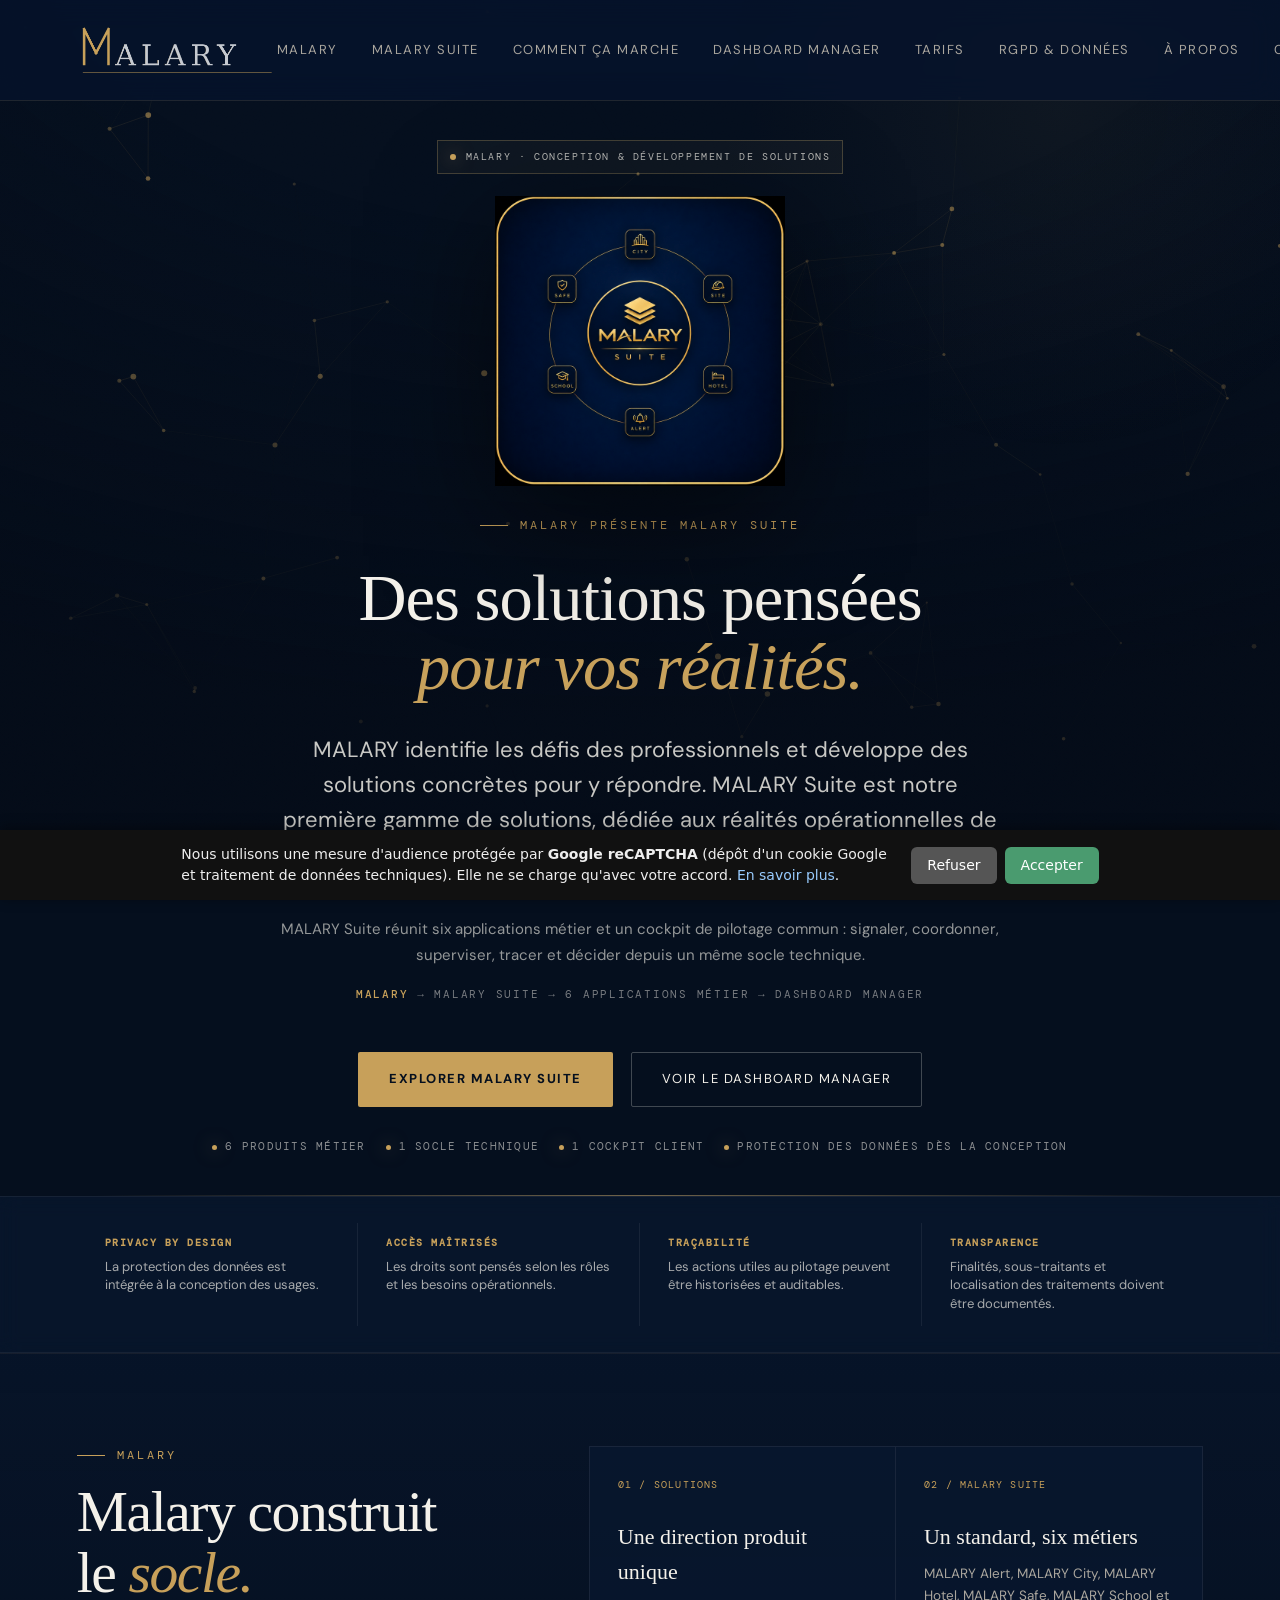
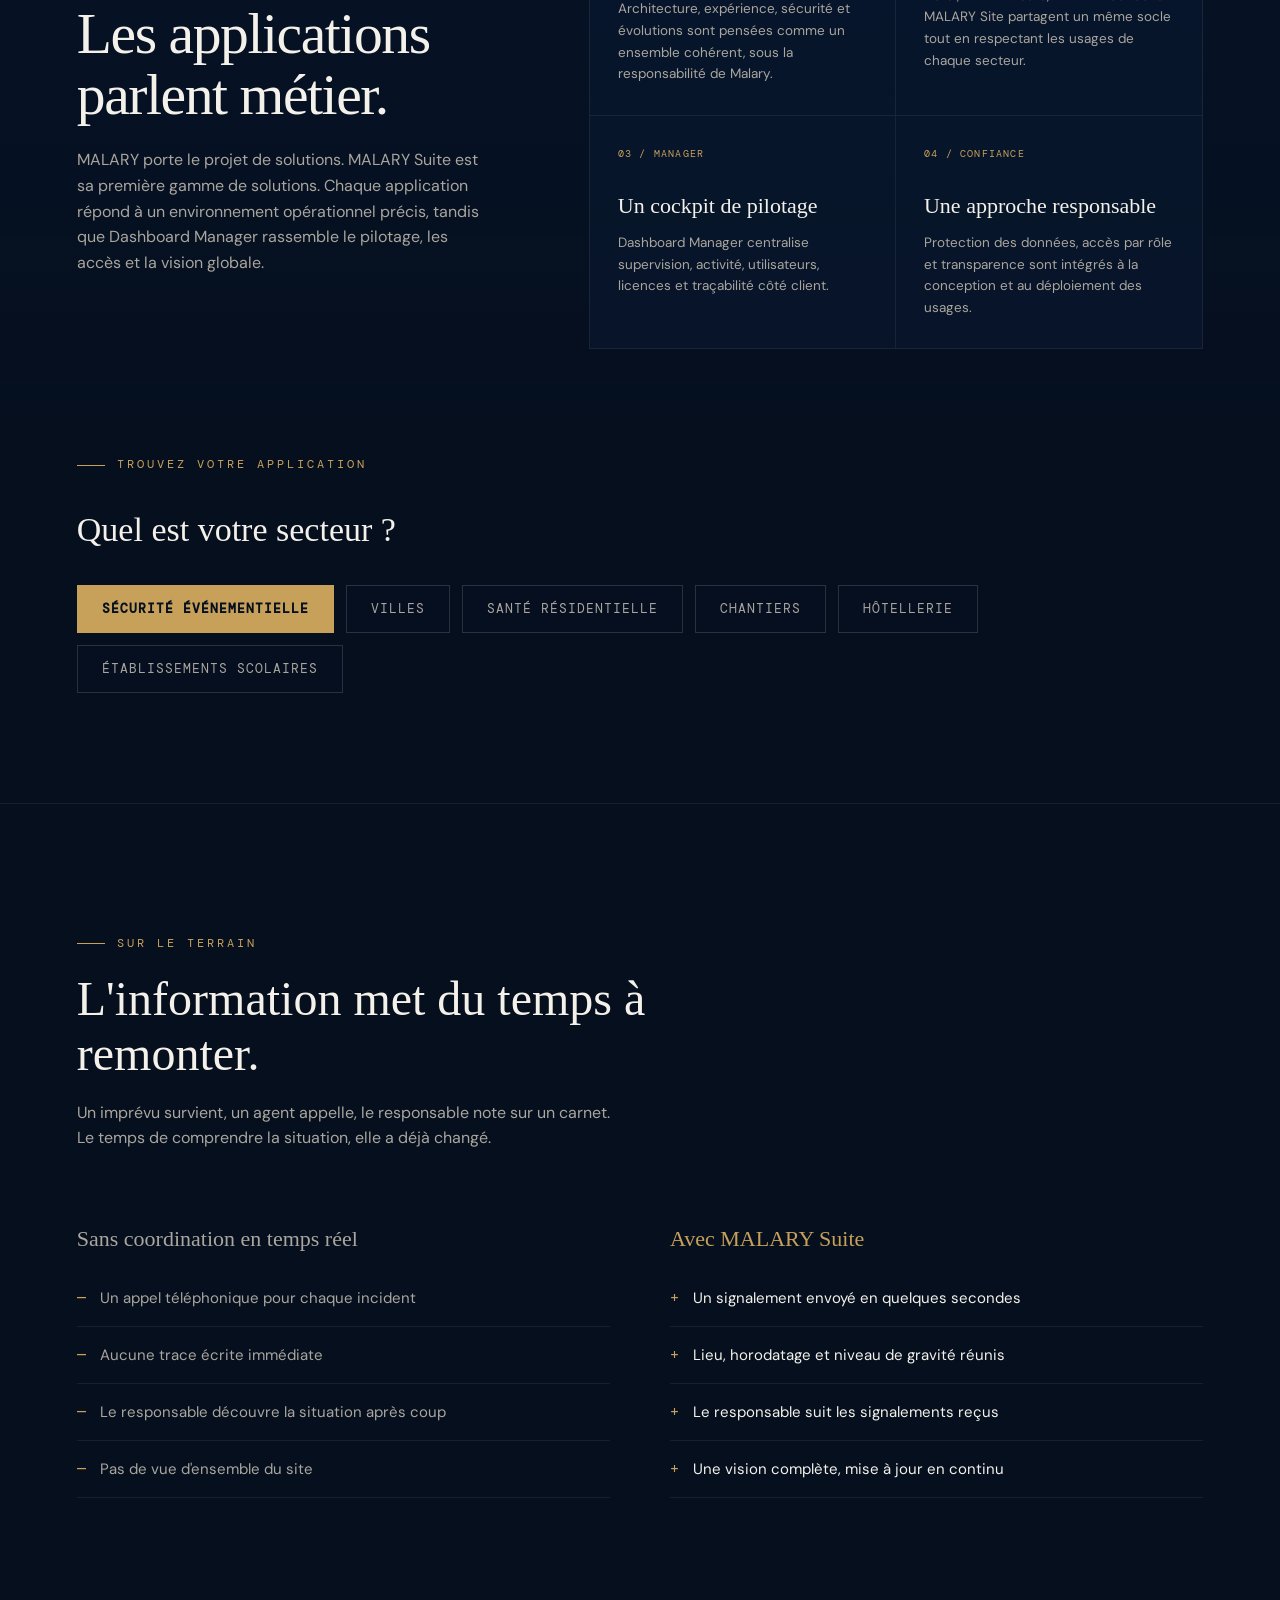
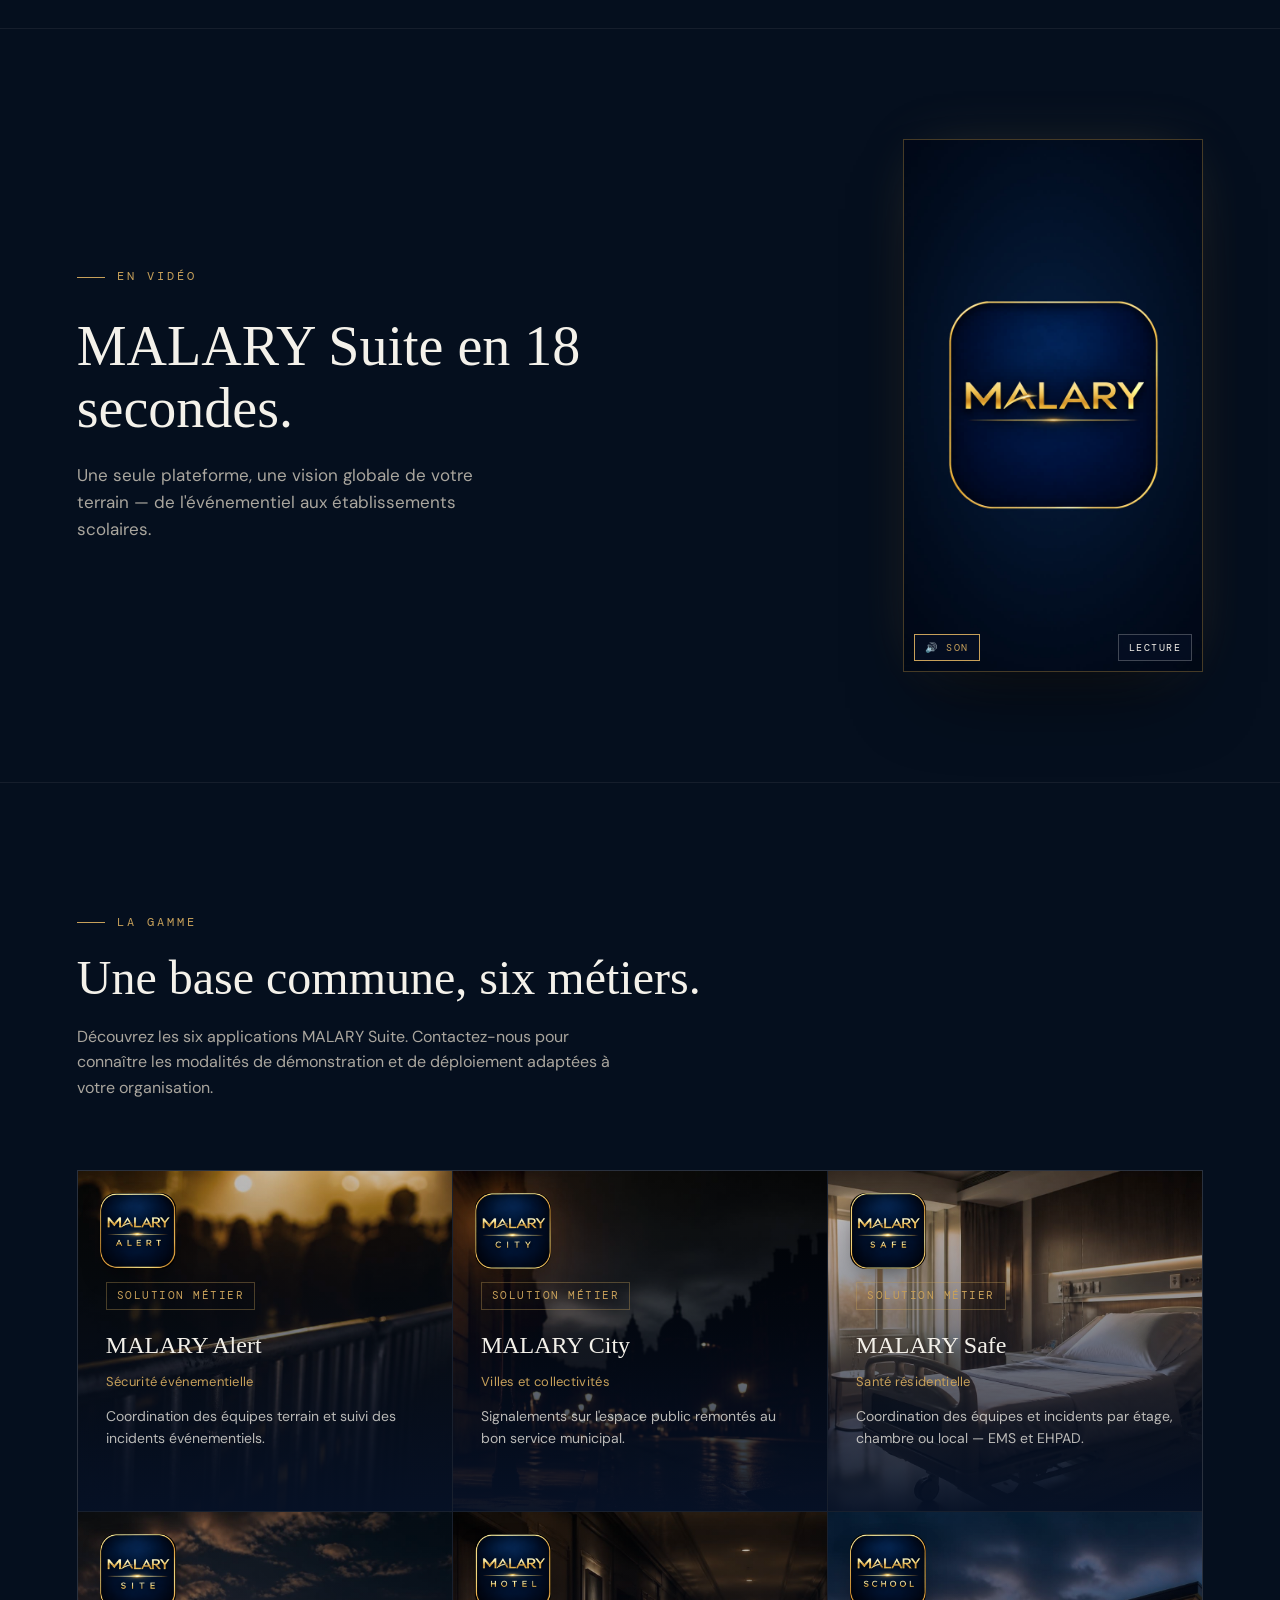
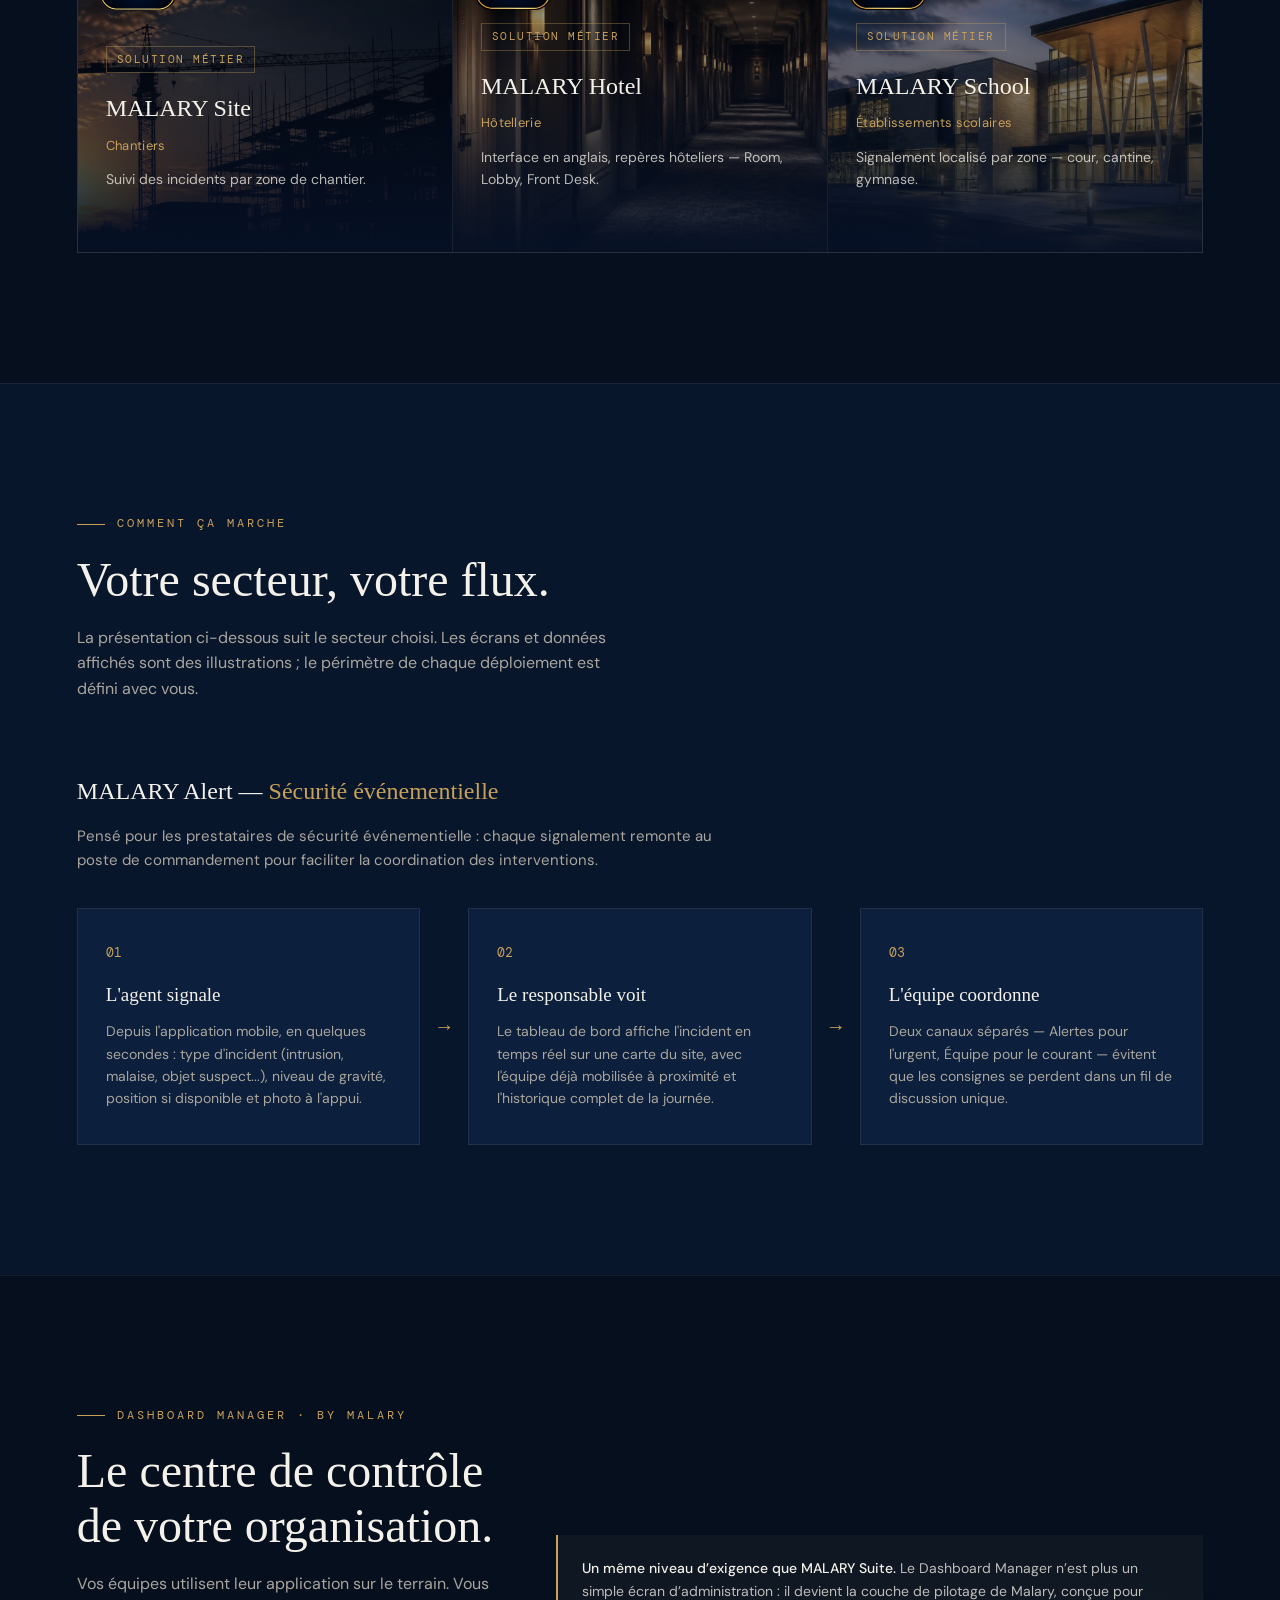
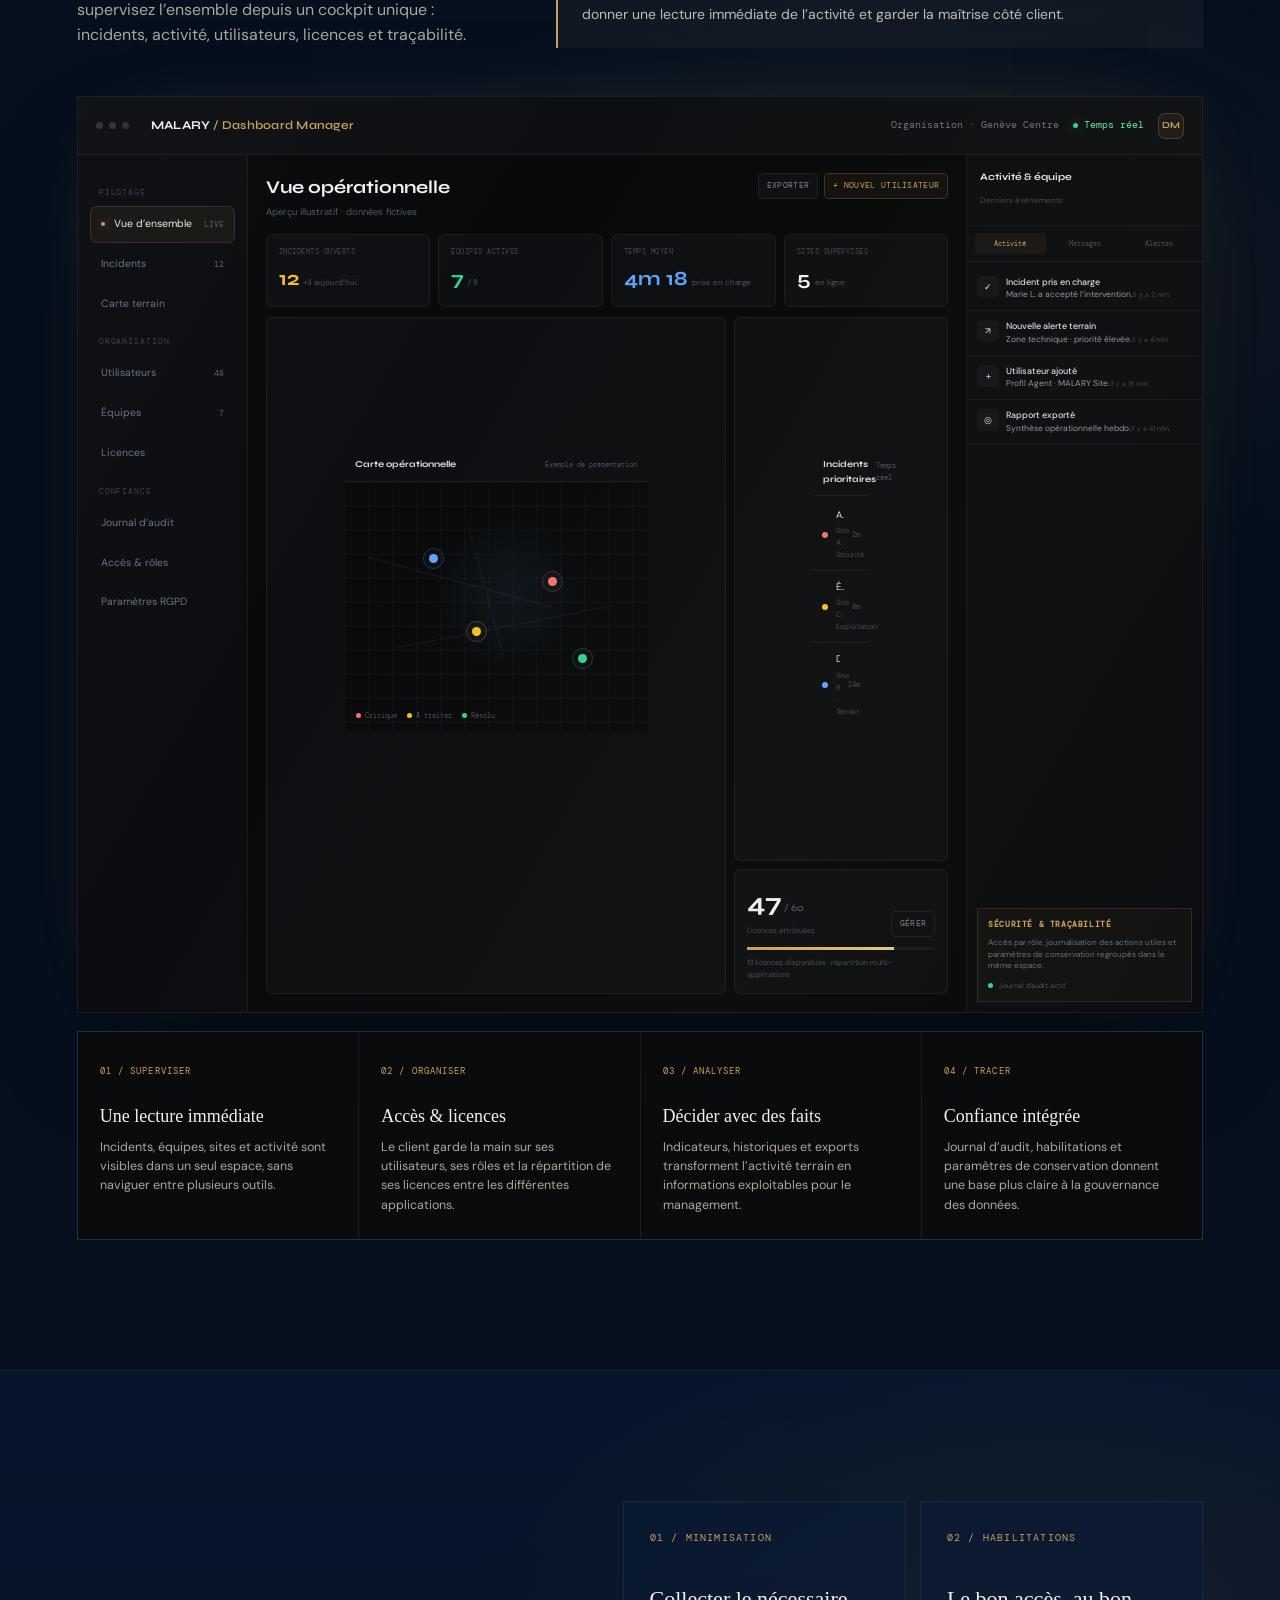
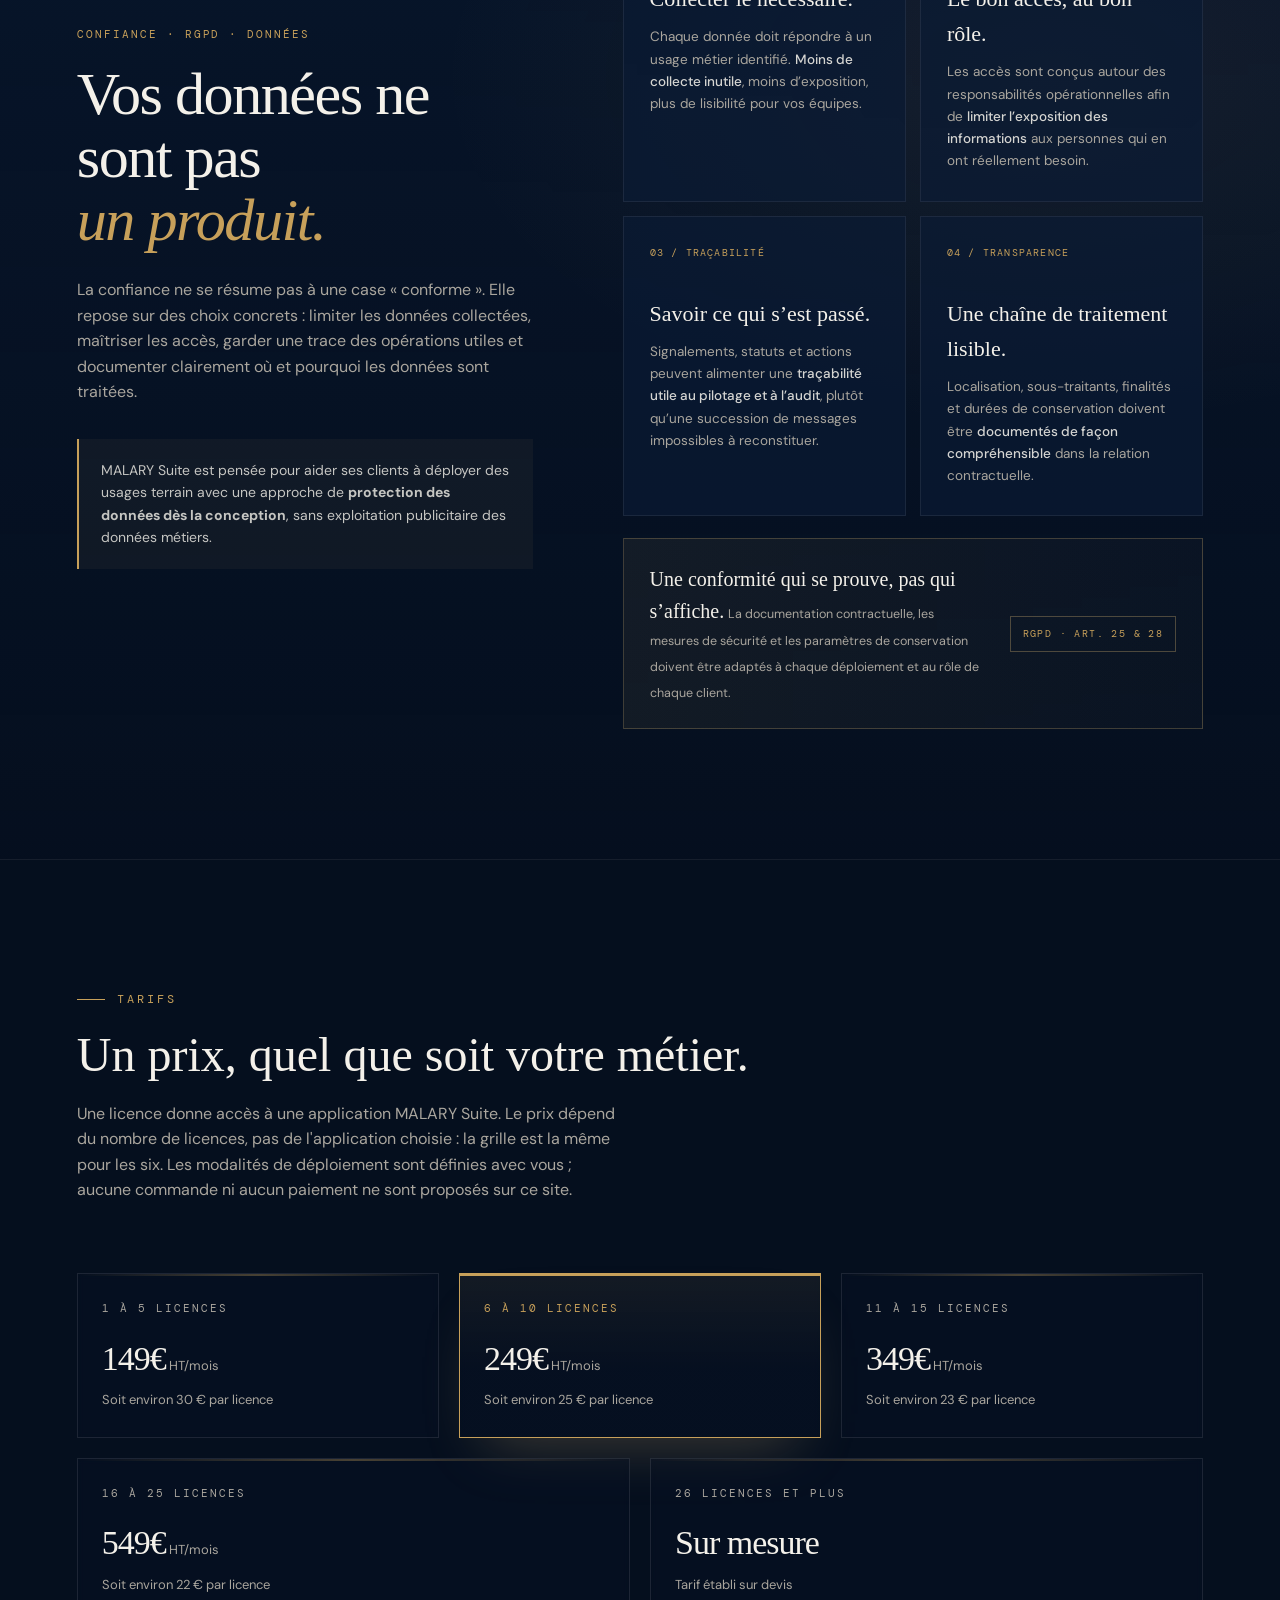
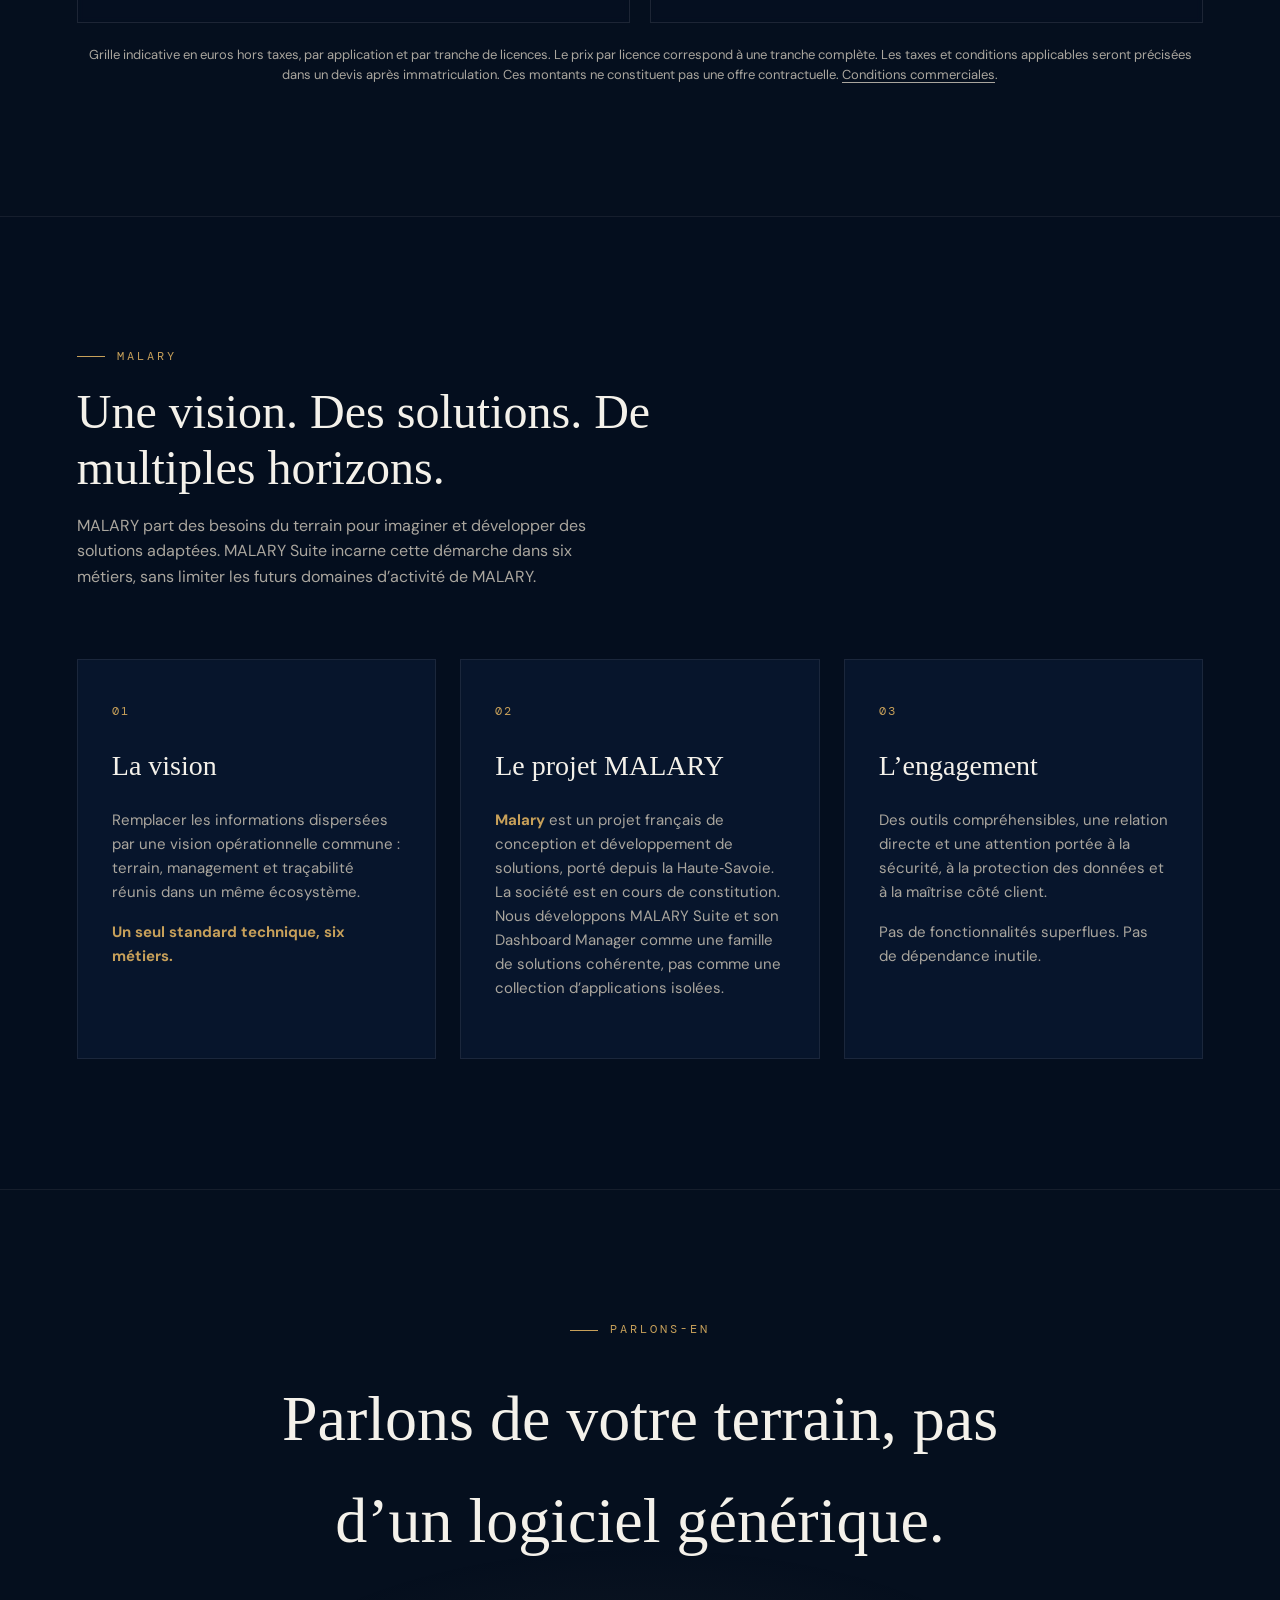
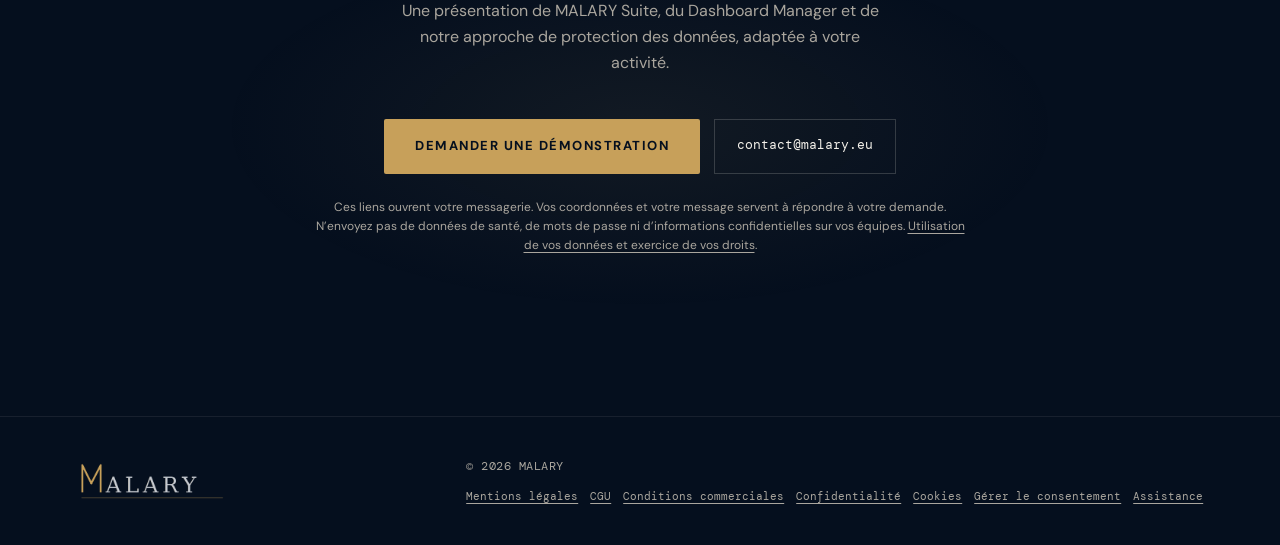
<file: index.html>
<!DOCTYPE html>
<html lang="fr">
<head>
<meta charset="UTF-8">
<meta name="viewport" content="width=device-width, initial-scale=1.0">
<title>Malary — Conception et développement de solutions</title>
<link rel="canonical" href="https://malary.eu/">
<meta name="theme-color" content="#081A35">
<meta property="og:type" content="website">
<meta property="og:locale" content="fr_FR">
<meta property="og:title" content="MALARY — Des solutions pensées pour vos réalités">
<meta property="og:description" content="Découvrez MALARY Suite : six applications métier pour signaler, coordonner et piloter votre activité terrain.">
<meta property="og:url" content="https://malary.eu/">
<meta property="og:image" content="https://malary.eu/assets/malary-suite.png">
<meta name="referrer" content="strict-origin-when-cross-origin">
<meta name="description" content="MALARY identifie les défis des professionnels et développe des solutions concrètes pour y répondre. MALARY Suite est notre première gamme de solutions, dédiée aux réalités opérationnelles de six métiers.">
<link rel="icon" href="/favicon.ico" sizes="any">
<link rel="icon" type="image/png" sizes="32x32" href="/favicon-32.png">
<link rel="icon" type="image/png" sizes="16x16" href="/favicon-16.png">
<link rel="apple-touch-icon" href="/apple-touch-icon.png">
<link rel="stylesheet" href="assets/fonts/fonts.css">
<style>
  :root{
    /* MALARY — bleu nuit + or (tokens de thème) */
    --noir-0:#050F1E; --noir-1:#081A35; --noir-2:#0C2140; --noir-3:#163256;
    --or:#C7A05A; --or-soft:rgba(199,160,90,0.35);
    --blanc:#F4F1EA; --gris:#8C8880;
    --serif:Georgia,'Times New Roman',serif;
    --sans:'DM Sans',-apple-system,BlinkMacSystemFont,sans-serif;
    --mono:'DM Mono',monospace;
  }
  *{margin:0;padding:0;box-sizing:border-box;}
  html{scroll-behavior:smooth;}
  html,body{background:var(--noir-0);}
  body{color:var(--blanc);font-family:var(--sans);line-height:1.6;-webkit-font-smoothing:antialiased;overflow-x:hidden;position:relative;}
  a{color:inherit;text-decoration:none;}
  ::selection{background:var(--or);color:var(--noir-0);}

  #bg-network{position:fixed;inset:0;z-index:1;pointer-events:none;display:block;}
  .grain-overlay{position:fixed;inset:0;z-index:50;pointer-events:none;opacity:.05;mix-blend-mode:overlay;background-image:url("data:image/svg+xml,%3Csvg xmlns='http://www.w3.org/2000/svg' width='140' height='140'%3E%3Cfilter id='n'%3E%3CfeTurbulence type='fractalNoise' baseFrequency='0.9' numOctaves='2' stitchTiles='stitch'/%3E%3C/filter%3E%3Crect width='100%25' height='100%25' filter='url(%23n)'/%3E%3C/svg%3E");}
  .vignette{position:fixed;inset:0;z-index:2;pointer-events:none;background:radial-gradient(120% 90% at 50% -10%, transparent 40%, rgba(3,9,20,0.6) 100%);}
  header,main,footer{position:relative;z-index:3;}

  .logo{display:inline-flex;align-items:center;}
  .logo img{display:block;height:56px;width:auto;}
  footer .logo img{height:42px;}

  header{position:fixed;top:0;left:0;right:0;z-index:100;display:flex;align-items:center;justify-content:space-between;padding:22px 6vw;background:rgba(6,19,45,0.74);backdrop-filter:blur(14px);-webkit-backdrop-filter:blur(14px);border-bottom:1px solid rgba(199,160,90,0.14);}
  nav{display:flex;gap:34px;}
  nav a{font-size:13px;letter-spacing:1.5px;text-transform:uppercase;color:var(--gris);transition:color .25s ease;}
  nav a{white-space:nowrap;}
  nav a:hover{color:var(--or);}
  @media (max-width:1100px){nav{gap:20px;}nav a{font-size:11.5px;letter-spacing:1px;}}
  @media (max-width:760px){nav{display:none;}}

  .hero{min-height:92svh;display:flex;flex-direction:column;align-items:center;justify-content:center;padding:140px 6vw 40px;position:relative;text-align:center;overflow-x:clip;}
  .hero::before{content:"";position:absolute;top:-20%;right:-10%;width:60vw;height:60vw;max-width:700px;max-height:700px;background:radial-gradient(circle, var(--or-soft) 0%, transparent 70%);opacity:0.14;pointer-events:none;}
  .hero-logo{width:clamp(210px,27vw,290px);height:auto;margin-bottom:30px;filter:drop-shadow(0 30px 60px rgba(0,0,0,0.55));}
  .eyebrow{font-family:var(--mono);font-size:12px;letter-spacing:3px;text-transform:uppercase;color:var(--or);margin-bottom:28px;display:flex;align-items:center;gap:12px;}
  .eyebrow::before{content:"";width:28px;height:1px;background:var(--or);}
  h1{font-family:var(--serif);font-weight:400;font-size:clamp(32px,5.2vw,72px);line-height:1.04;letter-spacing:-1px;max-width:960px;white-space:nowrap;color:var(--blanc);}
  @media (max-width:640px){h1{white-space:normal;}}
  h1 em{font-style:italic;color:var(--or);}
  .hero-sub{margin-top:30px;max-width:600px;font-size:18px;color:var(--gris);font-weight:400;}
  .hero-value{margin-top:22px;max-width:600px;font-size:15px;color:var(--gris);line-height:1.7;border-top:1px solid rgba(244,241,234,0.1);padding-top:22px;}
  .hero-cta{margin-top:48px;display:flex;gap:18px;flex-wrap:wrap;}
  .btn{display:inline-flex;align-items:center;gap:10px;padding:16px 30px;font-size:13px;letter-spacing:1.5px;text-transform:uppercase;border-radius:2px;transition:all .3s ease;cursor:pointer;border:1px solid transparent;}
  .btn-primary{background:var(--or);color:var(--noir-0);font-weight:700;}
  .btn-primary:hover{background:#dcc090;transform:translateY(-2px);box-shadow:0 14px 30px -10px rgba(201,169,110,0.5);}
  .btn-ghost{border-color:rgba(244,241,234,0.25);color:var(--blanc);}
  .btn-ghost:hover{border-color:var(--or);color:var(--or);}

  .selector-section{padding:0 6vw 110px;border-top:none;}
  .sector-pills{display:flex;gap:12px;flex-wrap:wrap;}
  .sector-pills button{font-family:var(--mono);font-size:12.5px;letter-spacing:1px;text-transform:uppercase;color:var(--gris);background:rgba(6,16,36,0.4);border:1px solid rgba(244,241,234,0.15);padding:15px 24px;cursor:pointer;transition:all .25s ease;}
  .sector-pills button:hover{border-color:var(--or-soft);color:var(--blanc);}
  .sector-pills button.active{background:var(--or);color:var(--noir-0);border-color:var(--or);font-weight:700;}

  section{padding:130px 6vw;position:relative;border-top:1px solid rgba(244,241,234,0.07);}
  .section-head{max-width:680px;margin-bottom:70px;}
  .section-head .eyebrow{margin-bottom:18px;}
  .section-head h2{font-family:var(--serif);font-weight:400;font-size:clamp(30px,4.2vw,48px);line-height:1.15;}
  .section-head p{margin-top:18px;color:var(--gris);font-size:16px;max-width:540px;}
  .reveal{opacity:1;transform:none;transition:opacity .8s ease, transform .8s ease;}
  .reveal.is-visible{opacity:1;transform:translateY(0);}

  .probleme-grid{display:grid;grid-template-columns:1fr 1fr;gap:60px;align-items:start;}
  @media (max-width:860px){.probleme-grid{grid-template-columns:1fr;}}
  .probleme-col h3{font-family:var(--serif);font-size:22px;font-weight:400;margin-bottom:14px;}
  .probleme-col.avant h3{color:var(--gris);}
  .probleme-col.apres h3{color:var(--or);}
  .probleme-col ul{list-style:none;}
  .probleme-col li{padding:16px 0;border-bottom:1px solid rgba(244,241,234,0.08);font-size:15px;color:var(--gris);display:flex;gap:14px;}
  .probleme-col.apres li{color:var(--blanc);}
  .probleme-col li .marker{font-family:var(--mono);color:var(--or);flex-shrink:0;}

  .flow-grid{display:grid;grid-template-columns:repeat(3,1fr);gap:1px;background:rgba(244,241,234,0.08);border:1px solid rgba(244,241,234,0.08);}
  @media (max-width:900px){.flow-grid{grid-template-columns:repeat(2,1fr);}}
  @media (max-width:560px){.flow-grid{grid-template-columns:1fr;}}
  .flow-card{position:relative;min-height:340px;overflow:hidden;transition:box-shadow .3s ease, transform .15s ease;cursor:pointer;}
  .flow-card:active{transform:scale(0.97);}
  .flow-card .photo{position:absolute;inset:0;width:100%;height:100%;object-fit:cover;filter:saturate(0.85) brightness(0.92);transition:transform .5s ease;}
  .flow-card:hover .photo{transform:scale(1.04);}
  .flow-card .scrim{position:absolute;inset:0;background:linear-gradient(180deg, rgba(5,13,27,0.08) 0%, rgba(6,17,38,0.42) 45%, rgba(6,17,38,0.97) 100%);}
  .flow-card .content{position:relative;z-index:1;min-height:340px;display:flex;flex-direction:column;justify-content:flex-end;padding:30px 28px;}
  .flow-logo{position:absolute;top:22px;left:22px;z-index:2;width:76px;height:76px;object-fit:contain;border-radius:16px;box-shadow:0 10px 26px -10px rgba(0,0,0,0.65);}
  .flow-card .prompt{display:block;margin-top:14px;font-family:var(--mono);font-size:11px;letter-spacing:1px;color:var(--or);opacity:0;transform:translateX(-4px);transition:all .25s ease;}
  .flow-card:hover .prompt{opacity:1;transform:translateX(0);}
  .flow-card:hover{box-shadow:inset 0 0 0 1px var(--or-soft);}
  .flow-card.highlight{box-shadow:inset 0 0 0 1px var(--or);}
  .flow-card .tag{font-family:var(--mono);font-size:11px;letter-spacing:1.5px;text-transform:uppercase;padding:4px 10px;border:1px solid var(--or-soft);color:var(--or);display:inline-block;margin-bottom:16px;width:fit-content;}
  .flow-card h3{font-family:var(--serif);font-size:24px;font-weight:400;margin-bottom:8px;color:var(--blanc);}
  .flow-card .secteur{font-size:13px;color:var(--or);margin-bottom:12px;letter-spacing:0.3px;}
  .flow-card p{font-size:14px;color:rgba(244,241,234,0.75);}

  .alert-section{background:rgba(10,27,54,0.6);}
  .current-app{font-family:var(--serif);font-size:24px;color:var(--blanc);margin-bottom:14px;}
  .current-app span{color:var(--or);}
  .flow-intro{font-size:15px;color:var(--gris);max-width:640px;margin-bottom:36px;line-height:1.6;}
  .alert-flow{display:flex;align-items:center;gap:0;flex-wrap:wrap;}
  .alert-step{flex:1;min-width:220px;padding:34px 28px;background:rgba(14,35,66,0.75);border:1px solid rgba(244,241,234,0.08);}
  .alert-step .num{font-family:var(--mono);color:var(--or);font-size:13px;margin-bottom:16px;display:block;}
  .alert-step h4{font-family:var(--serif);font-size:19px;font-weight:400;margin-bottom:10px;}
  .alert-step p{font-size:14px;color:var(--gris);}
  .alert-arrow{font-family:var(--mono);color:var(--or);font-size:20px;padding:0 18px;}
  @media (max-width:760px){.alert-arrow{transform:rotate(90deg);padding:10px 0;}.alert-flow{flex-direction:column;}.alert-step{width:100%;}}

  .pricing-grid{display:grid;grid-template-columns:repeat(6,1fr);gap:20px;}
  .pricing-grid .price-card{grid-column:span 2;}
  .pricing-grid .price-card:nth-child(n+4){grid-column:span 3;}
  .pricing-note{margin-top:22px;font-size:13px;color:var(--gris);text-align:center;}
  @media (max-width:1000px){.pricing-grid{grid-template-columns:repeat(2,1fr);}.pricing-grid .price-card,.pricing-grid .price-card:nth-child(n+4){grid-column:span 1;}.pricing-grid .price-card:last-child{grid-column:span 2;}}
  @media (max-width:560px){.pricing-grid{grid-template-columns:1fr;}.pricing-grid .price-card:last-child{grid-column:span 1;}}
  .price-card{position:relative;overflow:hidden;border:1px solid rgba(244,241,234,0.1);background:rgba(6,16,36,0.4);backdrop-filter:blur(3px);padding:26px 24px;transition:border-color .3s ease, transform .3s ease, box-shadow .3s ease;}
  .price-card::before{content:"";position:absolute;top:0;left:0;right:0;height:2px;background:linear-gradient(90deg, transparent, var(--or-soft), transparent);}
  .price-card:hover{border-color:var(--or-soft);transform:translateY(-4px);box-shadow:0 24px 50px -28px rgba(201,169,110,0.28);}
  .price-card.feature{border-color:var(--or);background:linear-gradient(180deg, rgba(201,169,110,0.08), rgba(6,16,36,0.4) 60%);box-shadow:0 30px 60px -26px rgba(201,169,110,0.3);}
  .price-card.feature::before{background:var(--or);}
  .price-card.feature:hover{box-shadow:0 36px 70px -24px rgba(201,169,110,0.45);}
  .price-card .plan{font-family:var(--mono);font-size:11px;letter-spacing:2px;text-transform:uppercase;color:var(--gris);margin-bottom:14px;}
  .price-card.feature .plan{color:var(--or);}
  .price-card .amount{font-family:var(--serif);font-size:34px;letter-spacing:-1px;color:var(--blanc);margin-bottom:4px;}
  .price-card .amount span{font-size:13px;color:var(--gris);font-family:var(--sans);letter-spacing:0;}
  .price-card .detail{font-size:13px;color:var(--gris);}

  .contact-section{text-align:center;padding-bottom:160px;}
  .contact-section h2{font-family:var(--serif);font-weight:400;font-size:clamp(34px,5.5vw,64px);max-width:760px;margin:0 auto 26px;}
  .contact-section p{color:var(--gris);max-width:480px;margin:0 auto 44px;font-size:16px;}
  .contact-email{font-family:var(--serif);font-size:clamp(20px,3vw,28px);color:var(--or);border-bottom:1px solid var(--or-soft);padding-bottom:6px;display:inline-block;transition:opacity .25s ease;}
  .contact-email:hover{opacity:0.7;}

  footer{padding:40px 6vw;display:flex;align-items:center;justify-content:space-between;border-top:1px solid rgba(244,241,234,0.08);flex-wrap:wrap;gap:16px;}
  footer .meta{font-family:var(--mono);font-size:12px;color:var(--gris);letter-spacing:0.5px;}

  .about-grid{display:grid;grid-template-columns:repeat(3,1fr);gap:24px;}
  @media (max-width:900px){.about-grid{grid-template-columns:1fr;}}
  .about-card{background:rgba(10,27,54,0.6);backdrop-filter:blur(3px);border:1px solid rgba(244,241,234,0.08);padding:42px 34px;transition:all .35s ease;}
  .about-card:hover{border-color:var(--or-soft);transform:translateY(-6px);box-shadow:0 30px 55px -28px rgba(201,169,110,0.28);}
  .about-number{display:block;font-family:var(--mono);font-size:12px;color:var(--or);letter-spacing:2px;margin-bottom:22px;}
  .about-card h3{font-family:var(--serif);font-weight:400;font-size:28px;margin-bottom:20px;}
  .about-card p{color:var(--gris);font-size:15px;margin-bottom:16px;}
  .about-card strong{color:var(--or);}
  #about{background:rgba(6,16,36,0.3);}

  .dm-layout{display:grid;grid-template-columns:1fr;gap:56px;align-items:start;}
  .dm-shot-scroll{overflow-x:auto;-webkit-overflow-scrolling:touch;}
  .dm-shot{display:block;width:100%;height:auto;}
  @media (max-width:760px){.dm-shot{min-width:820px;}}

  .teaser-section{padding:110px 6vw;}
  .teaser-wrap{display:grid;grid-template-columns:1fr auto;gap:clamp(40px,8vw,120px);align-items:center;}
  .teaser-text h2{font-family:var(--serif);font-weight:400;font-size:clamp(34px,4.6vw,56px);line-height:1.12;margin-bottom:22px;}
  .teaser-text p{color:var(--gris);font-size:17px;max-width:440px;}
  .teaser-frame{position:relative;width:min(300px,72vw);aspect-ratio:9/16;border:1px solid rgba(201,169,110,0.35);background:#000;box-shadow:0 40px 80px -30px rgba(0,0,0,.7),0 0 60px -20px rgba(201,169,110,.25);overflow:hidden;justify-self:center;}
  .teaser-frame video{width:100%;height:100%;object-fit:cover;display:block;}
  .teaser-toggle{position:absolute;right:10px;bottom:10px;z-index:2;font-family:var(--mono);font-size:10px;letter-spacing:1.5px;text-transform:uppercase;color:var(--blanc);background:rgba(6,16,36,.72);border:1px solid rgba(244,241,234,.25);padding:6px 10px;cursor:pointer;backdrop-filter:blur(3px);transition:border-color .25s,color .25s;}
  .teaser-sound{right:auto;left:10px;}
  .teaser-sound[aria-pressed="false"]{border-color:var(--or);color:var(--or);}
  .teaser-toggle:hover,.teaser-toggle:focus-visible{border-color:var(--or);color:var(--or);outline:none;}
  @media (max-width:820px){.teaser-wrap{grid-template-columns:1fr;text-align:center;}.teaser-text p{margin:0 auto;}}
  .dm-mock{border:1px solid rgba(244,241,234,0.1);background:#0d0f12;box-shadow:0 40px 80px -30px rgba(0,0,0,0.6);overflow:hidden;font-family:'DM Sans',sans-serif;}
  .dm-mock-bar{display:flex;align-items:center;gap:8px;padding:11px 16px;background:#141619;border-bottom:1px solid rgba(255,255,255,0.06);}
  .dm-dot{width:9px;height:9px;border-radius:50%;background:rgba(255,255,255,0.14);}
  .dm-mock-url{margin-left:14px;font-family:var(--mono);font-size:11px;color:#8892a4;letter-spacing:.5px;}
  .dm-mock-body{display:grid;grid-template-columns:126px minmax(0,1fr) 148px;min-height:400px;}
  @media (max-width:760px){.dm-mock-body{grid-template-columns:1fr;min-height:auto;}}
  .dm-sidebar{background:#0d0f12;border-right:1px solid rgba(255,255,255,0.06);padding:16px 10px;}
  .dm-brand{font-family:'Syne',sans-serif;color:#e8eaf0;font-size:12px;font-weight:700;margin-bottom:16px;padding:0 4px;}
  .dm-brand span{color:#C7A05A;}
  .dm-nav-item{display:flex;align-items:center;gap:7px;font-size:10.5px;color:#8892a4;padding:7px 8px;margin-bottom:2px;border-radius:5px;}
  .dm-nav-item.active{color:#C7A05A;background:rgba(199,160,90,0.08);border:1px solid rgba(199,160,90,0.2);}
  .dm-nav-badge{margin-left:auto;background:#f87171;color:#fff;font-size:8px;font-weight:700;padding:1px 5px;border-radius:99px;}
  .dm-main{padding:18px 16px;background:#07080a;}
  .dm-metrics{display:grid;grid-template-columns:repeat(4,1fr);gap:8px;margin-bottom:12px;}
  .dm-metric{background:#0d0f12;border:1px solid rgba(255,255,255,0.06);border-radius:7px;padding:9px 10px;}
  .dm-metric-label{font-family:var(--mono);font-size:8px;text-transform:uppercase;letter-spacing:.06em;color:#454d5c;margin-bottom:5px;}
  .dm-metric-val{font-family:'Syne',sans-serif;font-size:18px;font-weight:700;}
  .dm-metric.green .dm-metric-val{color:#34d399;} .dm-metric.red .dm-metric-val{color:#f87171;}
  .dm-metric.blue .dm-metric-val{color:#60a5fa;} .dm-metric.amber .dm-metric-val{color:#fbbf24;}
  .dm-card{background:#0d0f12;border:1px solid rgba(255,255,255,0.06);border-radius:7px;overflow:hidden;}
  .dm-card-hd{padding:8px 10px;border-bottom:1px solid rgba(255,255,255,0.06);font-family:'Syne',sans-serif;font-size:10px;font-weight:700;color:#e8eaf0;}
  .dm-cards{display:grid;grid-template-columns:1fr 108px;gap:8px;}
  @media (max-width:760px){.dm-cards{grid-template-columns:1fr;}}
  .dm-map{position:relative;height:110px;background:
      linear-gradient(rgba(255,255,255,0.04) 1px, transparent 1px) 0 0/22px 22px,
      linear-gradient(90deg, rgba(255,255,255,0.04) 1px, transparent 1px) 0 0/22px 22px,
      #07080a;}
  .dm-pin{position:absolute;width:9px;height:9px;border-radius:50%;box-shadow:0 0 0 3px rgba(255,255,255,0.04);}
  .dm-pin::after{content:"";position:absolute;inset:0;border-radius:50%;animation:dm-pulse 1.8s ease-out infinite;}
  .dm-pin.blue{background:#60a5fa;} .dm-pin.blue::after{background:#60a5fa;}
  .dm-pin.amber{background:#fbbf24;} .dm-pin.amber::after{background:#fbbf24;}
  .dm-pin.red{background:#f87171;} .dm-pin.red::after{background:#f87171;}
  @keyframes dm-pulse{0%{opacity:.6;transform:scale(1);}100%{opacity:0;transform:scale(2.4);}}
  .dm-legend{display:flex;gap:9px;padding:6px 10px;border-top:1px solid rgba(255,255,255,0.06);}
  .dm-legend span{display:flex;align-items:center;gap:4px;font-size:7.5px;color:#454d5c;}
  .dm-legend i{width:5px;height:5px;border-radius:50%;display:inline-block;}
  .dm-incidents{padding:2px 0;}
  .dm-inc{display:flex;align-items:center;gap:7px;padding:6px 10px;border-bottom:1px solid rgba(255,255,255,0.05);}
  .dm-inc:last-child{border-bottom:none;}
  .dm-inc-ico{width:18px;height:18px;border-radius:4px;display:flex;align-items:center;justify-content:center;font-size:9px;flex-shrink:0;}
  .dm-inc-ico.red{background:rgba(248,113,113,.1);color:#f87171;} .dm-inc-ico.amber{background:rgba(251,191,36,.1);color:#fbbf24;} .dm-inc-ico.blue{background:rgba(96,165,250,.1);color:#60a5fa;}
  .dm-inc-txt{flex:1;min-width:0;}
  .dm-inc-title{font-size:10px;color:#e8eaf0;font-weight:500;}
  .dm-inc-meta{font-size:8.5px;color:#454d5c;}
  .dm-users{padding:2px 0;}
  .dm-user{display:flex;align-items:center;gap:6px;padding:6px 10px;border-bottom:1px solid rgba(255,255,255,0.05);}
  .dm-user:last-child{border-bottom:none;}
  .dm-user-av{width:18px;height:18px;border-radius:4px;background:rgba(199,160,90,0.1);border:1px solid rgba(199,160,90,0.2);color:#C7A05A;font-family:'Syne',sans-serif;font-size:7.5px;font-weight:700;display:flex;align-items:center;justify-content:center;flex-shrink:0;}
  .dm-user-name{font-size:9.5px;color:#e8eaf0;}
  .dm-user-zone{font-size:8px;color:#454d5c;}

  .dm-chat{background:#0d0f12;border-left:1px solid rgba(255,255,255,0.06);display:flex;flex-direction:column;}
  .dm-chat-hd{display:flex;align-items:center;justify-content:space-between;padding:9px 10px;border-bottom:1px solid rgba(255,255,255,0.06);font-family:'Syne',sans-serif;font-size:9.5px;font-weight:700;color:#e8eaf0;}
  .dm-live{display:flex;align-items:center;gap:4px;font-size:7.5px;padding:1px 6px;border-radius:99px;background:rgba(52,211,153,0.08);color:#34d399;border:1px solid rgba(52,211,153,0.2);font-family:var(--mono);}
  .dm-live i{width:4px;height:4px;border-radius:50%;background:#34d399;animation:dm-blink 2s infinite;}
  @keyframes dm-blink{0%,100%{opacity:1}50%{opacity:.3}}
  .dm-chat-tabs{display:flex;gap:3px;padding:6px 7px;border-bottom:1px solid rgba(255,255,255,0.06);}
  .dm-chat-tabs span{flex:1;text-align:center;font-size:7.5px;padding:3px;border-radius:4px;color:#454d5c;}
  .dm-chat-tabs span.active{background:rgba(199,160,90,0.08);color:#C7A05A;}
  .dm-chat-body{flex:1;padding:8px;display:flex;flex-direction:column;gap:5px;}
  .dm-bubble{max-width:90%;font-size:9.5px;padding:6px 8px;border-radius:7px;line-height:1.35;}
  .dm-bubble.in{align-self:flex-start;background:#141619;color:#e8eaf0;border:1px solid rgba(255,255,255,0.06);}
  .dm-bubble.out{align-self:flex-end;background:rgba(199,160,90,0.08);color:#C7A05A;border:1px solid rgba(199,160,90,0.2);}
  .dm-chat-foot{padding:7px 8px;border-top:1px solid rgba(255,255,255,0.06);font-size:8px;color:#454d5c;font-family:var(--mono);}

  .dm-dot{width:9px;height:9px;border-radius:50%;background:rgba(255,255,255,0.14);}
  .dm-points{display:grid;grid-template-columns:repeat(3,1fr);gap:40px;}
  @media (max-width:900px){.dm-points{grid-template-columns:1fr;gap:28px;}}
  .dm-point{display:flex;gap:18px;}
  .dm-point-num{font-family:var(--mono);color:var(--or);font-size:13px;flex-shrink:0;}
  .dm-point h4{font-family:var(--serif);font-weight:400;font-size:18px;margin-bottom:6px;}
  .dm-point p{font-size:14px;color:var(--gris);}


  /* ── V2 Premium / Trust layer ───────────────────────── */
  .hero{min-height:96svh;}
  .hero::after{content:"";position:absolute;left:50%;bottom:0;transform:translateX(-50%);width:min(1100px,88vw);height:1px;background:linear-gradient(90deg,transparent,rgba(201,169,110,.55),transparent);}
  .hero-sub{max-width:720px;font-size:clamp(18px,2vw,22px);color:rgba(244,241,234,.82);}
  .hero-value{max-width:760px;color:rgba(244,241,234,.60);}
  .hero-proof{display:flex;align-items:center;justify-content:center;gap:20px;flex-wrap:wrap;margin-top:32px;font-family:var(--mono);font-size:10.5px;letter-spacing:.12em;text-transform:uppercase;color:rgba(244,241,234,.56);}
  .hero-proof span{display:flex;align-items:center;gap:8px;}
  .hero-proof i{width:5px;height:5px;border-radius:50%;background:var(--or);box-shadow:0 0 18px rgba(201,169,110,.65);}

  .trust-strip{padding:26px 6vw;border-top:1px solid rgba(244,241,234,.06);border-bottom:1px solid rgba(244,241,234,.06);background:rgba(10,27,54,.52);backdrop-filter:blur(10px);}
  .trust-strip-inner{max-width:1180px;margin:0 auto;display:grid;grid-template-columns:repeat(4,1fr);}
  .trust-item{padding:12px 28px;border-right:1px solid rgba(244,241,234,.07);}
  .trust-item:last-child{border-right:none;}
  .trust-item strong{display:block;font-family:var(--mono);font-size:10px;letter-spacing:.15em;text-transform:uppercase;color:var(--or);margin-bottom:7px;}
  .trust-item span{display:block;font-size:13px;color:rgba(244,241,234,.68);line-height:1.45;}
  @media(max-width:820px){.trust-strip-inner{grid-template-columns:1fr 1fr}.trust-item:nth-child(2){border-right:none}.trust-item:nth-child(-n+2){border-bottom:1px solid rgba(244,241,234,.07)}}
  @media(max-width:520px){.trust-strip-inner{grid-template-columns:1fr}.trust-item{border-right:none;border-bottom:1px solid rgba(244,241,234,.07)!important;padding:16px 4px}.trust-item:last-child{border-bottom:none!important}}

  .rgpd-section{overflow:hidden;background:
    radial-gradient(900px 520px at 82% 28%,rgba(201,169,110,.08),transparent 68%),
    linear-gradient(180deg,rgba(10,27,54,.55),rgba(6,16,36,.15));}
  .rgpd-layout{display:grid;grid-template-columns:minmax(0,.88fr) minmax(0,1.12fr);gap:clamp(48px,7vw,110px);align-items:start;}
  .rgpd-lead{position:sticky;top:125px;}
  .rgpd-kicker{font-family:var(--mono);font-size:11px;letter-spacing:.18em;text-transform:uppercase;color:var(--or);margin-bottom:18px;}
  .rgpd-title{font-family:var(--serif);font-weight:400;font-size:clamp(36px,4.7vw,62px);line-height:1.05;letter-spacing:-.025em;margin-bottom:26px;}
  .rgpd-title em{font-style:italic;color:var(--or);}
  .rgpd-lead p{color:var(--gris);font-size:16px;max-width:520px;}
  .rgpd-statement{margin-top:34px;padding:20px 22px;border-left:2px solid var(--or);background:rgba(201,169,110,.055);font-size:14px;color:rgba(244,241,234,.8);}
  .rgpd-grid{display:grid;grid-template-columns:1fr 1fr;gap:14px;}
  .rgpd-card{position:relative;padding:28px 26px;min-height:210px;background:rgba(10,27,54,.64);border:1px solid rgba(244,241,234,.075);transition:transform .3s ease,border-color .3s ease,background .3s ease;}
  .rgpd-card:hover{transform:translateY(-4px);border-color:rgba(201,169,110,.38);background:rgba(24,24,24,.8);}
  .rgpd-card .n{font-family:var(--mono);font-size:10px;color:var(--or);letter-spacing:.12em;margin-bottom:35px;display:block;}
  .rgpd-card h3{font-family:var(--serif);font-size:22px;font-weight:400;margin-bottom:10px;}
  .rgpd-card p{font-size:13.5px;color:var(--gris);line-height:1.65;}
  .rgpd-card b{font-weight:500;color:rgba(244,241,234,.87);}
  .rgpd-foot{grid-column:1/-1;margin-top:8px;padding:24px 26px;display:flex;align-items:center;justify-content:space-between;gap:26px;border:1px solid rgba(201,169,110,.28);background:linear-gradient(90deg,rgba(201,169,110,.07),rgba(201,169,110,.025));}
  .rgpd-foot strong{font-family:var(--serif);font-size:20px;font-weight:400;}
  .rgpd-foot span{font-size:12.5px;color:var(--gris);max-width:580px;}
  .rgpd-badge{flex-shrink:0;font-family:var(--mono);font-size:10px;letter-spacing:.14em;text-transform:uppercase;color:var(--or);border:1px solid rgba(201,169,110,.35);padding:9px 12px;}
  @media(max-width:900px){.rgpd-layout{grid-template-columns:1fr}.rgpd-lead{position:static}.rgpd-grid{grid-template-columns:1fr 1fr}}
  @media(max-width:620px){.rgpd-grid{grid-template-columns:1fr}.rgpd-foot{flex-direction:column;align-items:flex-start}}

  .contact-section{background:radial-gradient(600px 260px at 50% 65%,rgba(201,169,110,.07),transparent 70%);}
  .contact-actions{display:flex;justify-content:center;gap:14px;flex-wrap:wrap;margin-top:34px;}
  .contact-email{font-family:var(--mono);font-size:13px;padding:15px 22px;border:1px solid rgba(244,241,234,.18);border-bottom:1px solid rgba(244,241,234,.18);color:var(--blanc);}
  .contact-email:hover{border-color:var(--or);color:var(--or);opacity:1;}



  /* ── V3 · MALARY GROUP + DASHBOARD MANAGER PREMIUM ───────────── */
  .group-mark{display:inline-flex;align-items:center;gap:10px;margin-bottom:22px;padding:8px 12px;border:1px solid rgba(201,169,110,.28);background:rgba(201,169,110,.05);font-family:var(--mono);font-size:10px;letter-spacing:.16em;text-transform:uppercase;color:rgba(244,241,234,.74);}
  .group-mark::before{content:"";width:6px;height:6px;border-radius:50%;background:var(--or);box-shadow:0 0 18px rgba(201,169,110,.75);}
  .hero-brand-line{margin-top:18px;font-family:var(--mono);font-size:11px;letter-spacing:.16em;text-transform:uppercase;color:rgba(244,241,234,.48);}
  .hero-brand-line b{color:var(--or);font-weight:500;}

  .group-section{padding:92px 6vw 106px;background:linear-gradient(180deg,rgba(10,27,54,.42),rgba(6,16,36,.10));}
  .group-shell{max-width:1180px;margin:0 auto;display:grid;grid-template-columns:minmax(0,.8fr) minmax(0,1.2fr);gap:clamp(46px,8vw,120px);align-items:start;}
  .group-copy .eyebrow{margin-bottom:16px;}
  .group-copy h2{font-family:var(--serif);font-size:clamp(34px,4.5vw,58px);font-weight:400;line-height:1.06;letter-spacing:-.025em;margin-bottom:22px;}
  .group-copy h2 em{font-style:italic;color:var(--or);}
  .group-copy p{color:var(--gris);font-size:16px;max-width:520px;}
  .group-pillars{display:grid;grid-template-columns:1fr 1fr;border:1px solid rgba(244,241,234,.07);background:rgba(10,27,54,.46);}
  .group-pillar{padding:30px 28px;min-height:184px;border-right:1px solid rgba(244,241,234,.07);border-bottom:1px solid rgba(244,241,234,.07);}
  .group-pillar:nth-child(2n){border-right:none;}
  .group-pillar:nth-last-child(-n+2){border-bottom:none;}
  .group-pillar .num{font-family:var(--mono);font-size:10px;letter-spacing:.12em;color:var(--or);margin-bottom:26px;display:block;}
  .group-pillar h3{font-family:var(--serif);font-size:22px;font-weight:400;margin-bottom:9px;}
  .group-pillar p{font-size:13.5px;color:var(--gris);line-height:1.6;}
  @media(max-width:900px){.group-shell{grid-template-columns:1fr}.group-pillars{grid-template-columns:1fr 1fr}}
  @media(max-width:600px){.group-pillars{grid-template-columns:1fr}.group-pillar,.group-pillar:nth-child(2n),.group-pillar:nth-last-child(-n+2){border-right:none;border-bottom:1px solid rgba(244,241,234,.07)}.group-pillar:last-child{border-bottom:none}}

  #dashboard-manager{overflow:hidden;background:radial-gradient(900px 500px at 72% 36%,rgba(201,169,110,.085),transparent 68%);}
  .dm-v3-head{display:grid;grid-template-columns:minmax(0,.8fr) minmax(0,1.2fr);gap:48px;align-items:end;margin-bottom:48px;}
  .dm-v3-head .section-head{margin:0;}
  .dm-v3-statement{padding:22px 24px;border-left:2px solid var(--or);background:rgba(201,169,110,.05);color:rgba(244,241,234,.76);font-size:14px;line-height:1.65;}
  .dm-v3-statement strong{color:var(--blanc);font-weight:500;}
  @media(max-width:900px){.dm-v3-head{grid-template-columns:1fr}}

  .dm-premium{position:relative;border:1px solid rgba(244,241,234,.09);background:#08090b;box-shadow:0 50px 120px -55px rgba(0,0,0,.92),0 0 90px -55px rgba(201,169,110,.40);overflow:hidden;}
  .dm-premium::before{content:"";position:absolute;inset:0;pointer-events:none;background:linear-gradient(120deg,rgba(255,255,255,.018),transparent 32%,rgba(201,169,110,.028) 70%,transparent);z-index:5;}
  .dm-topbar{height:58px;display:flex;align-items:center;gap:14px;padding:0 18px;border-bottom:1px solid rgba(255,255,255,.055);background:#0d0f12;}
  .dm-window-dots{display:flex;gap:6px;}.dm-window-dots i{width:7px;height:7px;border-radius:50%;background:rgba(255,255,255,.14)}
  .dm-product{margin-left:8px;font-family:'Syne',sans-serif;font-size:12px;font-weight:700;letter-spacing:.02em;color:#edf0f5}.dm-product span{color:#C7A05A;font-weight:600}
  .dm-context{margin-left:auto;display:flex;align-items:center;gap:14px;font-size:9.5px;color:#697382;font-family:var(--mono)}
  .dm-status-live{display:inline-flex;align-items:center;gap:6px;color:#6ee7b7}.dm-status-live i{width:5px;height:5px;border-radius:50%;background:#34d399;box-shadow:0 0 12px rgba(52,211,153,.55)}
  .dm-avatar{width:26px;height:26px;border-radius:7px;border:1px solid rgba(201,169,110,.22);background:rgba(201,169,110,.08);display:flex;align-items:center;justify-content:center;color:#C7A05A;font-family:'Syne',sans-serif;font-size:9px;font-weight:700}
  .dm-workspace{display:grid;grid-template-columns:170px minmax(0,1fr) 236px;min-height:590px;}
  .dm-rail{padding:18px 12px;background:#0b0d10;border-right:1px solid rgba(255,255,255,.05);}
  .dm-rail-label{font-family:var(--mono);font-size:7.5px;letter-spacing:.12em;text-transform:uppercase;color:#39414d;margin:14px 9px 7px;}
  .dm-rail-item{display:flex;align-items:center;gap:9px;padding:9px 10px;border-radius:7px;color:#687381;font-size:10.5px;margin-bottom:3px;border:1px solid transparent;}
  .dm-rail-item b{margin-left:auto;font-family:var(--mono);font-size:8px;color:#4c5562;font-weight:500}.dm-rail-item.active{color:#e9edf4;background:rgba(199,160,90,.065);border-color:rgba(199,160,90,.18)}.dm-rail-item.active::before{content:"";width:4px;height:4px;border-radius:50%;background:#C7A05A;box-shadow:0 0 10px rgba(199,160,90,.5)}
  .dm-center{padding:18px;background:#07090b;min-width:0;}
  .dm-center-head{display:flex;justify-content:space-between;align-items:flex-start;margin-bottom:14px}.dm-center-title{font-family:'Syne',sans-serif;font-size:18px;font-weight:700;color:#edf0f5}.dm-center-sub{font-size:9.5px;color:#4f5966;margin-top:3px}.dm-center-actions{display:flex;gap:6px}.dm-mini-btn{font-family:var(--mono);font-size:7.5px;letter-spacing:.04em;text-transform:uppercase;color:#7d8794;border:1px solid rgba(255,255,255,.07);padding:6px 8px;border-radius:5px;background:#0d0f12}.dm-mini-btn.gold{color:#C7A05A;border-color:rgba(199,160,90,.24);background:rgba(199,160,90,.055)}
  .dm-kpis{display:grid;grid-template-columns:repeat(4,1fr);gap:8px;margin-bottom:10px}.dm-kpi{padding:11px 12px;border:1px solid rgba(255,255,255,.055);background:#0d0f12;border-radius:7px}.dm-kpi span{display:block;font-family:var(--mono);font-size:7px;letter-spacing:.07em;text-transform:uppercase;color:#414a56;margin-bottom:6px}.dm-kpi strong{font-family:'Syne',sans-serif;font-size:20px;color:#eef1f6}.dm-kpi small{font-size:8px;color:#4b5562;margin-left:4px}.dm-kpi.warn strong{color:#fbbf24}.dm-kpi.good strong{color:#34d399}.dm-kpi.info strong{color:#60a5fa}
  .dm-grid-main{display:grid;grid-template-columns:minmax(0,1.55fr) minmax(180px,.72fr);gap:8px;}
  .dm-panel{border:1px solid rgba(255,255,255,.055);background:#0d0f12;border-radius:7px;overflow:hidden}.dm-panel-head{display:flex;align-items:center;justify-content:space-between;padding:9px 11px;border-bottom:1px solid rgba(255,255,255,.05)}.dm-panel-head strong{font-family:'Syne',sans-serif;font-size:9px;color:#dfe4ec}.dm-panel-head span{font-family:var(--mono);font-size:7px;color:#4c5562}.dm-map-v3{height:250px;position:relative;background:radial-gradient(circle at 55% 45%,rgba(96,165,250,.08),transparent 36%),linear-gradient(rgba(255,255,255,.025) 1px,transparent 1px) 0 0/24px 24px,linear-gradient(90deg,rgba(255,255,255,.025) 1px,transparent 1px) 0 0/24px 24px,#080a0c}.dm-road{position:absolute;height:1px;background:rgba(255,255,255,.055);transform-origin:left center}.dm-road.r1{width:62%;left:8%;top:30%;transform:rotate(15deg)}.dm-road.r2{width:72%;left:18%;top:66%;transform:rotate(-11deg)}.dm-road.r3{width:44%;left:41%;top:18%;transform:rotate(75deg)}
  .dm-pulse-pin{position:absolute;width:9px;height:9px;border-radius:50%;box-shadow:0 0 0 5px rgba(255,255,255,.02)}.dm-pulse-pin::after{content:"";position:absolute;inset:-6px;border:1px solid currentColor;border-radius:50%;opacity:.28}.dm-pulse-pin.blue{background:#60a5fa;color:#60a5fa}.dm-pulse-pin.gold{background:#fbbf24;color:#fbbf24}.dm-pulse-pin.red{background:#f87171;color:#f87171}.dm-pulse-pin.green{background:#34d399;color:#34d399}
  .dm-map-label{position:absolute;left:12px;bottom:10px;display:flex;gap:10px;font-family:var(--mono);font-size:7px;color:#46505c}.dm-map-label i{display:inline-block;width:5px;height:5px;border-radius:50%;margin-right:4px}.dm-map-label .r{background:#f87171}.dm-map-label .a{background:#fbbf24}.dm-map-label .g{background:#34d399}
  .dm-stack{display:grid;gap:8px}.dm-list{padding:3px 0}.dm-row{display:flex;align-items:center;gap:8px;padding:9px 10px;border-bottom:1px solid rgba(255,255,255,.045)}.dm-row:last-child{border-bottom:none}.dm-sev{width:6px;height:6px;border-radius:50%;flex:0 0 auto}.dm-sev.red{background:#f87171}.dm-sev.amber{background:#fbbf24}.dm-sev.blue{background:#60a5fa}.dm-row-text{min-width:0;flex:1}.dm-row-title{font-size:9.5px;color:#dfe4eb;white-space:nowrap;overflow:hidden;text-overflow:ellipsis}.dm-row-meta{font-size:7.5px;color:#414a56;margin-top:2px}.dm-row-time{font-family:var(--mono);font-size:7px;color:#424b57}.dm-license{padding:12px}.dm-license-top{display:flex;align-items:end;justify-content:space-between}.dm-license-num{font-family:'Syne',sans-serif;font-size:26px;font-weight:700;color:#edf0f5}.dm-license-num span{font-size:10px;color:#4c5662;font-weight:500}.dm-license-bar{height:3px;background:#171a1f;margin:10px 0 7px;overflow:hidden}.dm-license-bar i{display:block;height:100%;width:78%;background:linear-gradient(90deg,#C7A05A,#e5c983)}.dm-license-foot{font-size:7.5px;color:#46505c}
  .dm-side{background:#0b0d10;border-left:1px solid rgba(255,255,255,.05);display:flex;flex-direction:column}.dm-side-head{padding:14px 13px;border-bottom:1px solid rgba(255,255,255,.05)}.dm-side-head strong{display:block;font-family:'Syne',sans-serif;font-size:10px;color:#e1e5eb}.dm-side-head span{font-size:8px;color:#434c58}.dm-side-tabs{display:flex;padding:7px 8px;gap:4px;border-bottom:1px solid rgba(255,255,255,.05)}.dm-side-tabs span{flex:1;text-align:center;font-family:var(--mono);font-size:7px;padding:5px;color:#444d58;border-radius:4px}.dm-side-tabs span.active{background:rgba(199,160,90,.065);color:#C7A05A}.dm-feed{padding:5px 0;flex:1}.dm-feed-item{display:grid;grid-template-columns:22px 1fr;gap:7px;padding:9px 10px;border-bottom:1px solid rgba(255,255,255,.04)}.dm-feed-icon{width:22px;height:22px;border-radius:5px;background:#12151a;display:flex;align-items:center;justify-content:center;font-size:9px}.dm-feed-text{font-size:8.5px;color:#8d97a4;line-height:1.4}.dm-feed-text strong{display:block;color:#d9dee5;font-size:9px;font-weight:500;margin-bottom:1px}.dm-feed-text span{font-size:7px;color:#3f4854}.dm-audit{margin:10px;border:1px solid rgba(199,160,90,.16);background:rgba(199,160,90,.035);padding:10px}.dm-audit strong{display:block;font-family:var(--mono);font-size:7.5px;letter-spacing:.08em;text-transform:uppercase;color:#C7A05A;margin-bottom:6px}.dm-audit p{font-size:8px;color:#66717e;line-height:1.45}.dm-audit-line{display:flex;align-items:center;gap:6px;margin-top:8px;font-size:7px;color:#4b5562}.dm-audit-line i{width:5px;height:5px;border-radius:50%;background:#34d399}
  .dm-v3-points{display:grid;grid-template-columns:repeat(4,1fr);gap:1px;margin-top:18px;background:rgba(244,241,234,.07);border:1px solid rgba(244,241,234,.07)}.dm-v3-point{background:#0a0b0d;padding:24px 22px;min-height:155px}.dm-v3-point span{font-family:var(--mono);font-size:9px;letter-spacing:.12em;color:var(--or)}.dm-v3-point h4{font-family:var(--serif);font-size:18px;font-weight:400;margin:20px 0 7px}.dm-v3-point p{font-size:12.5px;color:var(--gris);line-height:1.55}
  @media(max-width:1050px){.dm-workspace{grid-template-columns:145px minmax(0,1fr)}.dm-side{display:none}.dm-v3-points{grid-template-columns:1fr 1fr}}
  @media(max-width:720px){.dm-workspace{grid-template-columns:1fr;min-width:850px}.dm-rail{display:none}.dm-premium-scroll{overflow-x:auto}.dm-v3-points{grid-template-columns:1fr}.dm-grid-main{grid-template-columns:1fr}.dm-kpis{grid-template-columns:1fr 1fr}}


  :root{--gris:#aaa69e;}
  :focus-visible{outline:2px solid var(--or);outline-offset:5px;}
  section[id]{scroll-margin-top:125px;}
  .skip-link{position:fixed;top:-70px;left:20px;z-index:200;background:var(--or);color:#0a0a0a;padding:12px 18px;}
  .skip-link:focus{top:12px;}
  .menu-toggle{display:none;background:none;border:1px solid var(--or);color:var(--or);font:inherit;padding:9px 14px;}
  .legal-links{display:flex;gap:12px;flex-wrap:wrap;margin-top:12px;}
  .legal-links a{font-size:11px;letter-spacing:0;text-transform:none;text-decoration:underline;text-underline-offset:3px;}
  .contact-section p.contact-privacy{font-size:12px;max-width:650px;margin:24px auto 0;}
  .contact-privacy a,.pricing-note a{text-decoration:underline;text-underline-offset:3px;}
  .flow-card:focus-visible .prompt{opacity:1;transform:none;}
  @media(max-width:1200px){
    .menu-toggle{display:block;}
    #main-nav{display:none;position:absolute;top:100%;left:0;right:0;padding:24px 6vw;background:var(--noir-1);max-height:75svh;overflow:auto;border-bottom:1px solid var(--or-soft);}
    #main-nav.open{display:flex;flex-direction:column;gap:18px;}
    .legal-links{display:flex;}
  }
  @media(prefers-reduced-motion:reduce){html{scroll-behavior:auto;}*,*::before,*::after{animation:none!important;transition:none!important;}.reveal{opacity:1;transform:none;}}

  [hidden]{display:none!important;}
  .dm-places{height:250px;padding:18px;background:#0d0f12;}
  .dm-places p{font-size:11px;color:#aaa69e;margin-bottom:18px;line-height:1.6;}
  .dm-place-row{display:flex;justify-content:space-between;align-items:center;gap:10px;padding:15px 0;border-bottom:1px solid #242424;font-size:10px;color:#dfe4ec;}
  .dm-place-row strong{font-size:8px;color:#C9A96E;font-weight:500;}
</style>
</head>
<body>

<canvas id="bg-network" aria-hidden="true"></canvas>
<div class="grain-overlay" aria-hidden="true"></div>
<div class="vignette" aria-hidden="true"></div>

<header>
  <a href="#top" class="logo" aria-label="MALARY — Accueil"><img src="assets/malary-signature.png" alt="MALARY"></a>
  <button class="menu-toggle" type="button" aria-expanded="false" aria-controls="main-nav">Menu</button>
  <nav id="main-nav" aria-label="Navigation principale">
    <a href="#malary-group">Malary</a>
    <a href="#suite-flow">MALARY Suite</a>
    <a href="#comment-ca-marche">Comment ça marche</a>
    <a href="#dashboard-manager">Dashboard Manager</a>
    <a href="#tarifs">Tarifs</a>
    <a href="#rgpd">RGPD &amp; Données</a>
    <a href="#about">À propos</a>
    <a href="#contact">Contact</a>
  </nav>
</header>

<a class="skip-link" href="#top">Aller au contenu</a>
<main id="top" tabindex="-1">

  <section class="hero" style="border-top:none;">
    <div class="group-mark">MALARY · Conception &amp; développement de solutions</div>
    <img src="assets/malary-suite.png" alt="MALARY Suite — l'écosystème des six applications métier" class="hero-logo">
    <div class="eyebrow" style="justify-content:center;">Malary présente MALARY Suite</div>
    <h1 style="text-align:center;">Des solutions pensées<br><em>pour vos réalités.</em></h1>
    <p class="hero-sub" style="margin-left:auto;margin-right:auto;text-align:center;">MALARY identifie les défis des professionnels et développe des solutions concrètes pour y répondre. MALARY Suite est notre première gamme de solutions, dédiée aux réalités opérationnelles de six métiers.</p>
    <p class="hero-value">MALARY Suite réunit six applications métier et un cockpit de pilotage commun : signaler, coordonner, superviser, tracer et décider depuis un même socle technique.</p>
    <div class="hero-brand-line"><b>MALARY</b> → MALARY SUITE → 6 APPLICATIONS MÉTIER → DASHBOARD MANAGER</div>
    <div class="hero-cta" style="justify-content:center;">
      <a href="#suite-flow" class="btn btn-primary">Explorer MALARY Suite</a>
      <a href="#dashboard-manager" class="btn btn-ghost">Voir le Dashboard Manager</a>
    </div>
    <div class="hero-proof">
      <span><i></i>6 produits métier</span>
      <span><i></i>1 socle technique</span>
      <span><i></i>1 cockpit client</span>
      <span><i></i>Protection des données dès la conception</span>
    </div>
  </section>

  <div class="trust-strip" aria-label="Confiance et protection des données">
    <div class="trust-strip-inner">
      <div class="trust-item"><strong>Privacy by design</strong><span>La protection des données est intégrée à la conception des usages.</span></div>
      <div class="trust-item"><strong>Accès maîtrisés</strong><span>Les droits sont pensés selon les rôles et les besoins opérationnels.</span></div>
      <div class="trust-item"><strong>Traçabilité</strong><span>Les actions utiles au pilotage peuvent être historisées et auditables.</span></div>
      <div class="trust-item"><strong>Transparence</strong><span>Finalités, sous-traitants et localisation des traitements doivent être documentés.</span></div>
    </div>
  </div>

  <section class="group-section" id="malary-group"><div class="group-shell"><div class="group-copy reveal"><div class="eyebrow">MALARY</div><h2>Malary construit le <em>socle.</em><br>Les applications parlent métier.</h2><p>MALARY porte le projet de solutions. MALARY Suite est sa première gamme de solutions. Chaque application répond à un environnement opérationnel précis, tandis que Dashboard Manager rassemble le pilotage, les accès et la vision globale.</p></div><div class="group-pillars reveal"><article class="group-pillar"><span class="num">01 / SOLUTIONS</span><h3>Une direction produit unique</h3><p>Architecture, expérience, sécurité et évolutions sont pensées comme un ensemble cohérent, sous la responsabilité de Malary.</p></article><article class="group-pillar"><span class="num">02 / MALARY SUITE</span><h3>Un standard, six métiers</h3><p>MALARY Alert, MALARY City, MALARY Hotel, MALARY Safe, MALARY School et MALARY Site partagent un même socle tout en respectant les usages de chaque secteur.</p></article><article class="group-pillar"><span class="num">03 / MANAGER</span><h3>Un cockpit de pilotage</h3><p>Dashboard Manager centralise supervision, activité, utilisateurs, licences et traçabilité côté client.</p></article><article class="group-pillar"><span class="num">04 / CONFIANCE</span><h3>Une approche responsable</h3><p>Protection des données, accès par rôle et transparence sont intégrés à la conception et au déploiement des usages.</p></article></div></div></section>
<section class="selector-section">
    <div class="eyebrow">Trouvez votre application</div>
    <h2 style="font-family:var(--serif);font-weight:400;font-size:clamp(24px,3.2vw,34px);margin-bottom:28px;">Quel est votre secteur ?</h2>
    <div class="sector-pills reveal" id="sectorBar">
      <button class="active" data-id="alert">Sécurité événementielle</button>
      <button data-id="city">Villes</button>
      <button data-id="safe">Santé résidentielle</button>
      <button data-id="site">Chantiers</button>
      <button data-id="hotel">Hôtellerie</button>
      <button data-id="school">Établissements scolaires</button>
    </div>
  </section>

  <section>
    <div class="section-head reveal">
      <div class="eyebrow">Sur le terrain</div>
      <h2>L'information met du temps à remonter.</h2>
      <p>Un imprévu survient, un agent appelle, le responsable note sur un carnet. Le temps de comprendre la situation, elle a déjà changé.</p>
    </div>
    <div class="probleme-grid">
      <div class="probleme-col avant reveal">
        <h3>Sans coordination en temps réel</h3>
        <ul>
          <li><span class="marker">—</span> Un appel téléphonique pour chaque incident</li>
          <li><span class="marker">—</span> Aucune trace écrite immédiate</li>
          <li><span class="marker">—</span> Le responsable découvre la situation après coup</li>
          <li><span class="marker">—</span> Pas de vue d'ensemble du site</li>
        </ul>
      </div>
      <div class="probleme-col apres reveal">
        <h3>Avec MALARY Suite</h3>
        <ul>
          <li><span class="marker">+</span> Un signalement envoyé en quelques secondes</li>
          <li><span class="marker">+</span> Lieu, horodatage et niveau de gravité réunis</li>
          <li><span class="marker">+</span> Le responsable suit les signalements reçus</li>
          <li><span class="marker">+</span> Une vision complète, mise à jour en continu</li>
        </ul>
      </div>
    </div>
  </section>

  <section id="teaser" class="teaser-section">
    <div class="teaser-wrap reveal">
      <div class="teaser-text">
        <div class="eyebrow">En vidéo</div>
        <h2>MALARY Suite en 18 secondes.</h2>
        <p>Une seule plateforme, une vision globale de votre terrain — de l'événementiel aux établissements scolaires.</p>
      </div>
      <div class="teaser-frame">
        <video id="teaserVideo" muted loop playsinline preload="metadata" poster="assets/teaser-poster.jpg" aria-label="Teaser de MALARY Suite"></video>
        <button type="button" class="teaser-toggle teaser-sound" id="teaserSound" aria-pressed="false" aria-label="Activer le son">🔊 Son</button>
        <button type="button" class="teaser-toggle" id="teaserToggle" aria-label="Mettre la vidéo en pause">Pause</button>
      </div>
    </div>
    <script type="text/plain" id="teaserData"></script>
  </section>

  <section id="suite-flow">
    <div class="section-head reveal">
      <div class="eyebrow">La gamme</div>
      <h2>Une base commune, six métiers.</h2>
      <p>Découvrez les six applications MALARY Suite. Contactez-nous pour connaître les modalités de démonstration et de déploiement adaptées à votre organisation.</p>
    </div>
    <div class="flow-grid reveal" id="flow-grid">
      <div class="flow-card highlight" data-id="alert">
        <img class="photo" src="assets/image-03.jpg" alt="Barrière de sécurité lors d'un événement, la nuit">
        <div class="scrim"></div>
        <img class="flow-logo" src="assets/apps/malary-alert.png" alt="Logo MALARY Alert">
        <div class="content">
          <span class="tag">Solution métier</span>
          <h3>MALARY Alert</h3>
          <div class="secteur">Sécurité événementielle</div>
          <p>Coordination des équipes terrain et suivi des incidents événementiels.</p>
          <span class="prompt">Voir le fonctionnement →</span>
        </div>
      </div>
      <div class="flow-card" data-id="city">
        <img class="photo" src="assets/image-04.jpg" alt="Rue de ville la nuit, éclairée par un lampadaire">
        <div class="scrim"></div>
        <img class="flow-logo" src="assets/apps/malary-city.png" alt="Logo MALARY City">
        <div class="content">
          <span class="tag">Solution métier</span>
          <h3>MALARY City</h3>
          <div class="secteur">Villes et collectivités</div>
          <p>Signalements sur l'espace public remontés au bon service municipal.</p>
          <span class="prompt">Voir le fonctionnement →</span>
        </div>
      </div>
      <div class="flow-card" data-id="safe">
        <img class="photo" src="assets/image-05.jpg" alt="Chambre médicalisée moderne et calme">
        <div class="scrim"></div>
        <img class="flow-logo" src="assets/apps/malary-safe.png" alt="Logo MALARY Safe">
        <div class="content">
          <span class="tag">Solution métier</span>
          <h3>MALARY Safe</h3>
          <div class="secteur">Santé résidentielle</div>
          <p>Coordination des équipes et incidents par étage, chambre ou local — EMS et EHPAD.</p>
          <span class="prompt">Voir le fonctionnement →</span>
        </div>
      </div>
      <div class="flow-card" data-id="site">
        <img class="photo" src="assets/image-06.jpg" alt="Grue et structure en construction au crépuscule">
        <div class="scrim"></div>
        <img class="flow-logo" src="assets/apps/malary-site.png" alt="Logo MALARY Site">
        <div class="content">
          <span class="tag">Solution métier</span>
          <h3>MALARY Site</h3>
          <div class="secteur">Chantiers</div>
          <p>Suivi des incidents par zone de chantier.</p>
          <span class="prompt">Voir le fonctionnement →</span>
        </div>
      </div>
      <div class="flow-card" data-id="hotel">
        <img class="photo" src="assets/image-07.jpg" alt="Couloir d'un hôtel haut de gamme">
        <div class="scrim"></div>
        <img class="flow-logo" src="assets/apps/malary-hotel.png" alt="Logo MALARY Hotel">
        <div class="content">
          <span class="tag">Solution métier</span>
          <h3>MALARY Hotel</h3>
          <div class="secteur">Hôtellerie</div>
          <p>Interface en anglais, repères hôteliers — Room, Lobby, Front Desk.</p>
          <span class="prompt">Voir le fonctionnement →</span>
        </div>
      </div>
      <div class="flow-card" data-id="school">
        <img class="photo" src="assets/image-08.jpg" alt="Façade d'un établissement scolaire moderne au crépuscule">
        <div class="scrim"></div>
        <img class="flow-logo" src="assets/apps/malary-school.png" alt="Logo MALARY School">
        <div class="content">
          <span class="tag">Solution métier</span>
          <h3>MALARY School</h3>
          <div class="secteur">Établissements scolaires</div>
          <p>Signalement localisé par zone — cour, cantine, gymnase.</p>
          <span class="prompt">Voir le fonctionnement →</span>
        </div>
      </div>
    </div>
  </section>

  <section id="comment-ca-marche" class="alert-section">
    <div class="section-head reveal">
      <div class="eyebrow">Comment ça marche</div>
      <h2>Votre secteur, votre flux.</h2>
      <p>La présentation ci-dessous suit le secteur choisi. Les écrans et données affichés sont des illustrations ; le périmètre de chaque déploiement est défini avec vous.</p>
    </div>
    <div class="reveal">
      <div class="current-app">MALARY Alert — <span id="current-secteur">Sécurité événementielle</span></div>
      <p class="flow-intro" id="flow-intro"></p>
      <div class="alert-flow" id="flow-steps">
        <div class="alert-step"><span class="num">01</span><h4 class="s-title"></h4><p class="s-desc"></p></div>
        <div class="alert-arrow">→</div>
        <div class="alert-step"><span class="num">02</span><h4 class="s-title"></h4><p class="s-desc"></p></div>
        <div class="alert-arrow">→</div>
        <div class="alert-step"><span class="num">03</span><h4 class="s-title"></h4><p class="s-desc"></p></div>
      </div>
    </div>
  </section>

  <section id="dashboard-manager">
    <div class="dm-v3-head">
      <div class="section-head reveal">
        <div class="eyebrow">Dashboard Manager · by Malary</div>
        <h2>Le centre de contrôle de votre organisation.</h2>
        <p>Vos équipes utilisent leur application sur le terrain. Vous supervisez l’ensemble depuis un cockpit unique : incidents, activité, utilisateurs, licences et traçabilité.</p>
      </div>
      <div class="dm-v3-statement reveal"><strong>Un même niveau d’exigence que MALARY Suite.</strong> Le Dashboard Manager n’est plus un simple écran d’administration : il devient la couche de pilotage de Malary, conçue pour donner une lecture immédiate de l’activité et garder la maîtrise côté client.</div>
    </div>

    <div class="dm-premium-scroll reveal">
      <div class="dm-premium" aria-label="Aperçu du Dashboard Manager premium">
        <div class="dm-topbar">
          <div class="dm-window-dots"><i></i><i></i><i></i></div>
          <div class="dm-product">MALARY <span>/ Dashboard Manager</span></div>
          <div class="dm-context"><span>Organisation · Genève Centre</span><span class="dm-status-live"><i></i>Temps réel</span><div class="dm-avatar">DM</div></div>
        </div>
        <div class="dm-workspace">
          <aside class="dm-rail">
            <div class="dm-rail-label">Pilotage</div>
            <div class="dm-rail-item active">Vue d’ensemble <b>LIVE</b></div>
            <div class="dm-rail-item">Incidents <b>12</b></div>
            <div class="dm-rail-item" id="dm-location-nav">Carte terrain</div>
            <div class="dm-rail-label">Organisation</div>
            <div class="dm-rail-item">Utilisateurs <b>48</b></div>
            <div class="dm-rail-item">Équipes <b>7</b></div>
            <div class="dm-rail-item">Licences</div>
            <div class="dm-rail-label">Confiance</div>
            <div class="dm-rail-item">Journal d’audit</div>
            <div class="dm-rail-item">Accès &amp; rôles</div>
            <div class="dm-rail-item">Paramètres RGPD</div>
          </aside>

          <div class="dm-center">
            <div class="dm-center-head">
              <div><div class="dm-center-title">Vue opérationnelle</div><div class="dm-center-sub">Aperçu illustratif · données fictives</div></div>
              <div class="dm-center-actions"><span class="dm-mini-btn">Exporter</span><span class="dm-mini-btn gold">+ Nouvel utilisateur</span></div>
            </div>
            <div class="dm-kpis">
              <div class="dm-kpi warn"><span>Incidents ouverts</span><strong>12</strong><small>+3 aujourd’hui</small></div>
              <div class="dm-kpi good"><span>Équipes actives</span><strong>7</strong><small>/ 8</small></div>
              <div class="dm-kpi info"><span>Temps moyen</span><strong>4m 18</strong><small>prise en charge</small></div>
              <div class="dm-kpi"><span>Sites supervisés</span><strong>5</strong><small>en ligne</small></div>
            </div>
            <div class="dm-grid-main">
              <section class="dm-panel">
                <div class="dm-panel-head"><strong id="dm-location-title">Carte opérationnelle</strong><span>Exemple de présentation</span></div>
                <div class="dm-map-v3" id="dm-map-preview">
                  <i class="dm-road r1"></i><i class="dm-road r2"></i><i class="dm-road r3"></i>
                  <i class="dm-pulse-pin red" style="left:67%;top:38%"></i>
                  <i class="dm-pulse-pin gold" style="left:42%;top:58%"></i>
                  <i class="dm-pulse-pin blue" style="left:28%;top:29%"></i>
                  <i class="dm-pulse-pin green" style="left:77%;top:69%"></i>
                  <div class="dm-map-label"><span><i class="r"></i>Critique</span><span><i class="a"></i>À traiter</span><span><i class="g"></i>Résolu</span></div>
                </div>
                <div class="dm-places" id="dm-places-preview" hidden>
                  <p id="dm-places-intro"></p>
                  <div class="dm-place-row"><span id="dm-place-1">Site A</span><strong>À traiter</strong></div>
                  <div class="dm-place-row"><span id="dm-place-2">Site B</span><strong>En cours</strong></div>
                  <div class="dm-place-row"><span id="dm-place-3">Site C</span><strong>Résolu</strong></div>
                </div>
              </section>
              <div class="dm-stack">
                <section class="dm-panel">
                  <div class="dm-panel-head"><strong>Incidents prioritaires</strong><span>Temps réel</span></div>
                  <div class="dm-list">
                    <div class="dm-row"><i class="dm-sev red"></i><div class="dm-row-text"><div class="dm-row-title">Accès zone technique</div><div class="dm-row-meta">Site A · Sécurité</div></div><div class="dm-row-time">2m</div></div>
                    <div class="dm-row"><i class="dm-sev amber"></i><div class="dm-row-text"><div class="dm-row-title">Équipement hors service</div><div class="dm-row-meta">Site C · Exploitation</div></div><div class="dm-row-time">8m</div></div>
                    <div class="dm-row"><i class="dm-sev blue"></i><div class="dm-row-text"><div class="dm-row-title">Demande assistance</div><div class="dm-row-meta">Site B · Terrain</div></div><div class="dm-row-time">14m</div></div>
                  </div>
                </section>
                <section class="dm-panel dm-license">
                  <div class="dm-license-top"><div><div class="dm-license-num">47<span> / 60</span></div><div class="dm-row-meta">Licences attribuées</div></div><div class="dm-mini-btn">Gérer</div></div>
                  <div class="dm-license-bar"><i></i></div><div class="dm-license-foot">13 licences disponibles · répartition multi-applications</div>
                </section>
              </div>
            </div>
          </div>

          <aside class="dm-side">
            <div class="dm-side-head"><strong>Activité &amp; équipe</strong><span>Derniers événements</span></div>
            <div class="dm-side-tabs"><span class="active">Activité</span><span>Messages</span><span>Alertes</span></div>
            <div class="dm-feed">
              <div class="dm-feed-item"><div class="dm-feed-icon">✓</div><div class="dm-feed-text"><strong>Incident pris en charge</strong>Marie L. a accepté l’intervention.<span>Il y a 2 min</span></div></div>
              <div class="dm-feed-item"><div class="dm-feed-icon">↗</div><div class="dm-feed-text"><strong>Nouvelle alerte terrain</strong>Zone technique · priorité élevée.<span>Il y a 4 min</span></div></div>
              <div class="dm-feed-item"><div class="dm-feed-icon">＋</div><div class="dm-feed-text"><strong>Utilisateur ajouté</strong>Profil Agent · MALARY Site.<span>Il y a 18 min</span></div></div>
              <div class="dm-feed-item"><div class="dm-feed-icon">◎</div><div class="dm-feed-text"><strong>Rapport exporté</strong>Synthèse opérationnelle hebdo.<span>Il y a 41 min</span></div></div>
            </div>
            <div class="dm-audit"><strong>Sécurité &amp; traçabilité</strong><p>Accès par rôle, journalisation des actions utiles et paramètres de conservation regroupés dans le même espace.</p><div class="dm-audit-line"><i></i>Journal d’audit actif</div></div>
          </aside>
        </div>
      </div>
    </div>

    <div class="dm-v3-points reveal">
      <article class="dm-v3-point"><span>01 / SUPERVISER</span><h4>Une lecture immédiate</h4><p>Incidents, équipes, sites et activité sont visibles dans un seul espace, sans naviguer entre plusieurs outils.</p></article>
      <article class="dm-v3-point"><span>02 / ORGANISER</span><h4>Accès &amp; licences</h4><p>Le client garde la main sur ses utilisateurs, ses rôles et la répartition de ses licences entre les différentes applications.</p></article>
      <article class="dm-v3-point"><span>03 / ANALYSER</span><h4>Décider avec des faits</h4><p>Indicateurs, historiques et exports transforment l’activité terrain en informations exploitables pour le management.</p></article>
      <article class="dm-v3-point"><span>04 / TRACER</span><h4>Confiance intégrée</h4><p>Journal d’audit, habilitations et paramètres de conservation donnent une base plus claire à la gouvernance des données.</p></article>
    </div>
  </section>

  <section id="rgpd" class="rgpd-section">
    <div class="rgpd-layout">
      <div class="rgpd-lead reveal">
        <div class="rgpd-kicker">Confiance · RGPD · Données</div>
        <h2 class="rgpd-title">Vos données ne sont pas<br><em>un produit.</em></h2>
        <p>La confiance ne se résume pas à une case « conforme ». Elle repose sur des choix concrets : limiter les données collectées, maîtriser les accès, garder une trace des opérations utiles et documenter clairement où et pourquoi les données sont traitées.</p>
        <div class="rgpd-statement">MALARY Suite est pensée pour aider ses clients à déployer des usages terrain avec une approche de <strong>protection des données dès la conception</strong>, sans exploitation publicitaire des données métiers.</div>
      </div>
      <div class="rgpd-grid reveal">
        <article class="rgpd-card">
          <span class="n">01 / MINIMISATION</span>
          <h3>Collecter le nécessaire.</h3>
          <p>Chaque donnée doit répondre à un usage métier identifié. <b>Moins de collecte inutile</b>, moins d’exposition, plus de lisibilité pour vos équipes.</p>
        </article>
        <article class="rgpd-card">
          <span class="n">02 / HABILITATIONS</span>
          <h3>Le bon accès, au bon rôle.</h3>
          <p>Les accès sont conçus autour des responsabilités opérationnelles afin de <b>limiter l’exposition des informations</b> aux personnes qui en ont réellement besoin.</p>
        </article>
        <article class="rgpd-card">
          <span class="n">03 / TRAÇABILITÉ</span>
          <h3>Savoir ce qui s’est passé.</h3>
          <p>Signalements, statuts et actions peuvent alimenter une <b>traçabilité utile au pilotage et à l’audit</b>, plutôt qu’une succession de messages impossibles à reconstituer.</p>
        </article>
        <article class="rgpd-card">
          <span class="n">04 / TRANSPARENCE</span>
          <h3>Une chaîne de traitement lisible.</h3>
          <p>Localisation, sous-traitants, finalités et durées de conservation doivent être <b>documentés de façon compréhensible</b> dans la relation contractuelle.</p>
        </article>
        <div class="rgpd-foot">
          <div>
            <strong>Une conformité qui se prouve, pas qui s’affiche.</strong>
            <span>La documentation contractuelle, les mesures de sécurité et les paramètres de conservation doivent être adaptés à chaque déploiement et au rôle de chaque client.</span>
          </div>
          <div class="rgpd-badge">RGPD · Art. 25 &amp; 28</div>
        </div>
      </div>
    </div>
  </section>

  <section id="tarifs">
    <div class="section-head reveal">
      <div class="eyebrow">Tarifs</div>
      <h2>Un prix, quel que soit votre métier.</h2>
      <p>Une licence donne accès à une application MALARY Suite. Le prix dépend du nombre de licences, pas de l'application choisie : la grille est la même pour les six. Les modalités de déploiement sont définies avec vous ; aucune commande ni aucun paiement ne sont proposés sur ce site.</p>
    </div>
    <div class="pricing-grid reveal">
      <div class="price-card">
        <div class="plan">1 à 5 licences</div>
        <div class="amount">149€<span> HT/mois</span></div>
        <div class="detail">Soit environ 30 € par licence</div>
      </div>
      <div class="price-card feature">
        <div class="plan">6 à 10 licences</div>
        <div class="amount">249€<span> HT/mois</span></div>
        <div class="detail">Soit environ 25 € par licence</div>
      </div>
      <div class="price-card">
        <div class="plan">11 à 15 licences</div>
        <div class="amount">349€<span> HT/mois</span></div>
        <div class="detail">Soit environ 23 € par licence</div>
      </div>
      <div class="price-card">
        <div class="plan">16 à 25 licences</div>
        <div class="amount">549€<span> HT/mois</span></div>
        <div class="detail">Soit environ 22 € par licence</div>
      </div>
      <div class="price-card">
        <div class="plan">26 licences et plus</div>
        <div class="amount">Sur mesure</div>
        <div class="detail">Tarif établi sur devis</div>
      </div>
    </div>
    <p class="pricing-note reveal">Grille indicative en euros hors taxes, par application et par tranche de licences. Le prix par licence correspond à une tranche complète. Les taxes et conditions applicables seront précisées dans un devis après immatriculation. Ces montants ne constituent pas une offre contractuelle. <a href="legal.html#cgv">Conditions commerciales</a>.</p>
  </section>

  <section id="about">
    <div class="section-head reveal">
      <div class="eyebrow">Malary</div>
      <h2>Une vision. Des solutions. De multiples horizons.</h2>
      <p>MALARY part des besoins du terrain pour imaginer et développer des solutions adaptées. MALARY Suite incarne cette démarche dans six métiers, sans limiter les futurs domaines d’activité de MALARY.</p>
    </div>
    <div class="about-grid reveal">
      <article class="about-card"><span class="about-number">01</span><h3>La vision</h3><p>Remplacer les informations dispersées par une vision opérationnelle commune : terrain, management et traçabilité réunis dans un même écosystème.</p><p><strong>Un seul standard technique, six métiers.</strong></p></article>
      <article class="about-card"><span class="about-number">02</span><h3>Le projet MALARY</h3><p><strong>Malary</strong> est un projet français de conception et développement de solutions, porté depuis la Haute‑Savoie. La société est en cours de constitution. Nous développons MALARY Suite et son Dashboard Manager comme une famille de solutions cohérente, pas comme une collection d’applications isolées.</p></article>
      <article class="about-card"><span class="about-number">03</span><h3>L’engagement</h3><p>Des outils compréhensibles, une relation directe et une attention portée à la sécurité, à la protection des données et à la maîtrise côté client.</p><p>Pas de fonctionnalités superflues. Pas de dépendance inutile.</p></article>
    </div>
  </section>

  <section id="contact" class="contact-section">
    <div class="reveal">
      <div class="eyebrow" style="justify-content:center;">Parlons-en</div>
      <h2>Parlons de votre terrain, pas d’un logiciel générique.</h2>
      <p>Une présentation de MALARY Suite, du Dashboard Manager et de notre approche de protection des données, adaptée à votre activité.</p>
      <div class="contact-actions">
        <a href="mailto:contact@malary.eu?subject=Demande%20de%20d%C3%A9monstration%20MALARY%20Suite" class="btn btn-primary">Demander une démonstration</a>
        <a href="mailto:contact@malary.eu" class="contact-email">contact@malary.eu</a>
      </div>
      <p class="contact-privacy">Ces liens ouvrent votre messagerie. Vos coordonnées et votre message servent à répondre à votre demande. N’envoyez pas de données de santé, de mots de passe ni d’informations confidentielles sur vos équipes. <a href="legal.html#rgpd">Utilisation de vos données et exercice de vos droits</a>.</p>
    </div>
  </section>

</main>

<footer>
  <a href="#top" class="logo"><img src="assets/malary-signature.png" alt="MALARY"></a>
  <div class="meta">© 2026 MALARY <nav class="legal-links" aria-label="Informations légales"><a href="legal.html#ml">Mentions légales</a><a href="legal.html#cgu">CGU</a><a href="legal.html#cgv">Conditions commerciales</a><a href="legal.html#rgpd">Confidentialité</a><a href="legal.html#cookies">Cookies</a><a href="#" class="legal-manage-consent" onclick="if(window.malaryConsent){window.malaryConsent.withdraw();}return false;">Gérer le consentement</a><a href="support.html">Assistance</a></nav></div>
</footer>

<script>
  (function(){
    const v=document.getElementById('teaserVideo'),btn=document.getElementById('teaserToggle'),d=document.getElementById('teaserData');
    if(!v||!btn) return;
    let userPaused=false;
    const reduce=window.matchMedia('(prefers-reduced-motion: reduce)').matches;
    function setLabel(){const playing=!v.paused;btn.textContent=playing?'Pause':'Lecture';btn.setAttribute('aria-label',playing?'Mettre la vidéo en pause':'Lancer la vidéo');}
    function load(){ v.src='assets/teaser.mp4?v=20261123b'; }
    load();
    v.muted=true;
    const snd=document.getElementById('teaserSound');
    if(snd){
      const setSnd=()=>{const on=!v.muted;snd.textContent=on?'🔇 Couper':'🔊 Son';snd.setAttribute('aria-pressed',on?'true':'false');snd.setAttribute('aria-label',on?'Couper le son':'Activer le son');};
      snd.addEventListener('click',()=>{
        if(v.muted){v.muted=false;v.currentTime=0;userPaused=false;v.play().catch(()=>{});}
        else{v.muted=true;}
        setSnd();
      });
      setSnd();
    }
    btn.addEventListener('click',()=>{if(v.paused){userPaused=false;v.play().catch(()=>{});}else{userPaused=true;v.pause();}});
    v.addEventListener('play',setLabel);v.addEventListener('pause',setLabel);
    if(reduce){userPaused=true;setLabel();}
    if('IntersectionObserver' in window){
      new IntersectionObserver(es=>es.forEach(e=>{
        if(e.isIntersecting){if(!userPaused)v.play().catch(()=>{});}else{v.pause();}
      }),{threshold:0.35}).observe(v);
    }
    setLabel();
  })();
  const els = document.querySelectorAll('.reveal');
  const io = typeof IntersectionObserver === "function" ? new IntersectionObserver((entries)=>{entries.forEach(e=>{if(e.isIntersecting){e.target.classList.add('is-visible');io.unobserve(e.target);}});},{threshold:0.15}) : null;
  els.forEach(el=>io ? io.observe(el) : el.classList.add("is-visible"));

  (function(){
    const canvas = document.getElementById('bg-network');
    if(!canvas) return;
    const ctx = canvas.getContext('2d');
    const reduceMotion = window.matchMedia('(prefers-reduced-motion: reduce)').matches;
    const GOLD = '199,160,90';
    const LINK_DIST = 150;
    let w, h, dpr, nodes = [];
    function resize(){
      dpr = Math.min(window.devicePixelRatio || 1, 2);
      w = window.innerWidth; h = window.innerHeight;
      canvas.width = w * dpr; canvas.height = h * dpr;
      canvas.style.width = w + 'px'; canvas.style.height = h + 'px';
      ctx.setTransform(dpr,0,0,dpr,0,0);
      const count = Math.max(28, Math.min(85, Math.round((w*h)/17000)));
      nodes = Array.from({length:count}, ()=>({x:Math.random()*w,y:Math.random()*h,vx:(Math.random()-0.5)*0.15,vy:(Math.random()-0.5)*0.15,r:Math.random()*1.3+0.6,phase:Math.random()*Math.PI*2,speed:0.004+Math.random()*0.006}));
    }
    function step(t){
      ctx.clearRect(0,0,w,h);
      nodes.forEach(n=>{n.x+=n.vx;n.y+=n.vy;if(n.x<0||n.x>w)n.vx*=-1;if(n.y<0||n.y>h)n.vy*=-1;});
      for(let i=0;i<nodes.length;i++){for(let j=i+1;j<nodes.length;j++){const a=nodes[i],b=nodes[j];const dx=a.x-b.x,dy=a.y-b.y;const dist=Math.sqrt(dx*dx+dy*dy);if(dist<LINK_DIST){const op=(1-dist/LINK_DIST)*0.14;ctx.strokeStyle=`rgba(${GOLD},${op})`;ctx.lineWidth=1;ctx.beginPath();ctx.moveTo(a.x,a.y);ctx.lineTo(b.x,b.y);ctx.stroke();}}}
      nodes.forEach(n=>{const pulse=0.5+Math.sin(t*n.speed+n.phase)*0.5;const rad=n.r+pulse*1.2;ctx.beginPath();ctx.fillStyle=`rgba(${GOLD},${0.22+pulse*0.35})`;ctx.arc(n.x,n.y,rad,0,Math.PI*2);ctx.fill();});
      if(!reduceMotion) requestAnimationFrame(step);
    }
    resize(); window.addEventListener('resize', resize);
    if(reduceMotion){ step(0); } else { requestAnimationFrame(step); }
  })();

  const flowData = {
    alert:{name:'MALARY Alert', secteur:'Sécurité événementielle', intro:"Pensé pour les prestataires de sécurité événementielle : chaque signalement remonte au poste de commandement pour faciliter la coordination des interventions.", steps:[
      {t:"L'agent signale", d:"Depuis l'application mobile, en quelques secondes : type d'incident (intrusion, malaise, objet suspect...), niveau de gravité, position si disponible et photo à l'appui."},
      {t:'Le responsable voit', d:"Le tableau de bord affiche l'incident en temps réel sur une carte du site, avec l'équipe déjà mobilisée à proximité et l'historique complet de la journée."},
      {t:"L'équipe coordonne", d:"Deux canaux séparés — Alertes pour l'urgent, Équipe pour le courant — évitent que les consignes se perdent dans un fil de discussion unique."}]},
    city:{name:'MALARY City', secteur:'Villes et collectivités', intro:"Conçu pour les services techniques municipaux : chaque signalement d'agent arrive directement au bon interlocuteur, sans passer par un standard téléphonique.", steps:[
      {t:"L'agent signale", d:"Voirie dégradée, dépôt sauvage, éclairage public défaillant, espace vert à entretenir : un signalement localisé par GPS et catégorisé en quelques secondes."},
      {t:'Le bon service reçoit', d:"Le responsable consulte les signalements municipaux et organise leur prise en charge par les services concernés."},
      {t:'Le suivi est visible', d:"Statut — ouvert, en cours, fermé — et historique consultables par site, sur un tableau de bord propre à chaque client de la collectivité."}]},
    safe:{name:'MALARY Safe', secteur:'Santé résidentielle', intro:"Pensé pour les EHPAD et établissements de santé : cinq catégories d'incident couvrent l'essentiel du quotidien soignant, sans formulaire générique à réinterpréter.", steps:[
      {t:'Le soignant signale', d:"Cinq catégories dédiées — chute, incident médicamenteux, trouble du comportement, incident matériel, non-conformité — chacune avec ses propres champs."},
      {t:'Localisé en un geste', d:"Un sélecteur à deux roues, étage puis chambre, remplace la recherche d'adresse : les équipes utilisent les repères de l’établissement."},
      {t:'Le suivi est tracé', d:"Les équipes suivent les incidents par chambre ou local, selon leurs habilitations. Les conditions d’un éventuel traitement de données de santé doivent être établies avant tout déploiement concerné."}]},
    site:{name:'MALARY Site', secteur:'Chantiers', intro:"Pensé pour le BTP : le client organise ses sites et ses zones depuis Dashboard Manager, puis les équipes y rattachent leurs signalements.", steps:[
      {t:"L'agent signale", d:"Cinq zones type : gros œuvre, second œuvre, stockage matériel, bureaux de chantier, parking et accès — adaptables au site réel."},
      {t:'Le site est structuré', d:"Le client crée et gère ses sites dans Dashboard Manager. Les signalements sont rattachés au site et à la zone concernés, sans cartographie."},
      {t:'Coordination inter-entreprises', d:"Un canal de discussion dédié au chantier réunit les équipes des différents corps de métier présents sur site."}]},
    hotel:{name:'MALARY Hotel', secteur:'Hôtellerie', intro:"Pensé pour l'hôtellerie haut de gamme : interface entièrement en anglais, vocabulaire du métier plutôt que des libellés génériques traduits.", steps:[
      {t:'Le personnel signale', d:"Interface entièrement en anglais — Room, Floor, Lobby, Front Desk — pour un personnel qui pense déjà dans ces termes."},
      {t:'Localisé instantanément', d:"Un sélecteur étage puis chambre, avec des raccourcis nommés pour le rez-de-chaussée : Lobby, Restaurant, Lounge, Front Desk."},
      {t:"L'équipe reste coordonnée", d:"Un canal Alerts dédié, séparé des échanges courants entre équipes de ménage, réception et maintenance."}]},
    school:{name:'MALARY School', secteur:'Établissements scolaires', intro:"Pensé pour les établissements scolaires : le personnel situe l'incident par une zone qu'il connaît déjà, sans avoir à la décrire.", steps:[
      {t:'Le personnel signale', d:"Par zone : cour de récréation, cantine, gymnase, bâtiments A et B — un vocabulaire immédiatement reconnaissable par toute l'équipe."},
      {t:'Localisation immédiate', d:"La zone est choisie en un geste sur la liste des zones réelles de l'établissement, sans recherche ni ressaisie."},
      {t:"L'équipe de vie scolaire coordonne", d:"Un canal de discussion dédié à l'établissement relie la vie scolaire, la direction et les agents techniques."}]}
  };

  function selectSector(id, scroll){
    const d = flowData[id];
    if (!d) return;
    const hasMap = id === 'alert' || id === 'city';
    const places = {
      site:{title:'Sites et zones de chantier',intro:'Le client crée et organise ses sites dans Dashboard Manager.',rows:['Chantier A · Gros œuvre','Chantier A · Stockage','Chantier B · Accès']},
      safe:{title:'Chambres et locaux',intro:'Une vue des espaces de l’établissement, selon les habilitations.',rows:['Étage 1 · Chambre 101','Étage 2 · Salle commune','Rez-de-chaussée · Local technique']},
      school:{title:'Établissement et locaux',intro:'Des repères adaptés aux espaces de l’établissement.',rows:['Bâtiment A · Salle 12','Cour de récréation','Gymnase']},
      hotel:{title:'Hôtel et locaux',intro:'Des repères hôteliers pour coordonner les équipes.',rows:['Floor 1 · Room 101','Lobby · Front Desk','Restaurant']}
    };
    document.getElementById('dm-map-preview').hidden = !hasMap;
    document.getElementById('dm-places-preview').hidden = hasMap;
    document.getElementById('dm-location-nav').textContent = hasMap ? 'Carte terrain' : 'Sites et locaux';
    document.getElementById('dm-location-title').textContent = hasMap ? 'Carte opérationnelle' : places[id].title;
    if (!hasMap) {
      document.getElementById('dm-places-intro').textContent = places[id].intro;
      places[id].rows.forEach((label,i)=>document.getElementById('dm-place-'+(i+1)).textContent=label);
    }
    document.querySelector('.current-app').innerHTML = d.name + ' — <span id="current-secteur">' + d.secteur + '</span>';
    document.getElementById('flow-intro').textContent = d.intro;
    document.querySelectorAll('#flow-steps .alert-step').forEach((el,i)=>{
      el.querySelector('.s-title').textContent = d.steps[i].t;
      el.querySelector('.s-desc').textContent = d.steps[i].d;
    });
    var dmBrand = document.getElementById('dm-brand-name'); if (dmBrand) dmBrand.innerHTML = d.name + ' — <span>Manager</span>';
    document.querySelectorAll('#sectorBar button').forEach(b=>{b.classList.toggle('active', b.dataset.id===id);b.setAttribute('aria-pressed', String(b.dataset.id===id));});
    document.querySelectorAll('.flow-card').forEach(c=>{c.classList.toggle('highlight', c.dataset.id===id);c.setAttribute('aria-pressed', String(c.dataset.id===id));});
    if(scroll){ document.getElementById('suite-flow').scrollIntoView({behavior:'smooth', block:'start'}); }
  }
  document.getElementById('sectorBar').addEventListener('click', e=>{
    const btn = e.target.closest('button');
    if(btn) selectSector(btn.dataset.id, true);
  });
  document.getElementById('flow-grid').addEventListener('click', e=>{
    const card = e.target.closest('.flow-card');
    if(card){
      selectSector(card.dataset.id, false);
      document.getElementById('comment-ca-marche').scrollIntoView({behavior:'smooth', block:'start'});
    }
  });
  document.querySelectorAll('.flow-card').forEach(card=>{
    card.setAttribute('role','button');card.tabIndex=0;
    card.setAttribute('aria-label', 'Découvrir '+flowData[card.dataset.id].name);
    card.addEventListener('keydown',e=>{if(e.key==='Enter'||e.key===' '){e.preventDefault();card.click();}});
  });
  const menuButton=document.querySelector('.menu-toggle'),mainNav=document.getElementById('main-nav');
  function closeMenu(){menuButton.setAttribute('aria-expanded','false');mainNav.classList.remove('open');}
  menuButton.addEventListener('click',()=>{const open=menuButton.getAttribute('aria-expanded')!=='true';menuButton.setAttribute('aria-expanded',String(open));mainNav.classList.toggle('open',open);});
  mainNav.addEventListener('click',e=>{if(e.target.closest('a'))closeMenu();});
  document.addEventListener('keydown',e=>{if(e.key==='Escape'&&menuButton.getAttribute('aria-expanded')==='true'){closeMenu();menuButton.focus();}});
  selectSector('alert', false);
</script>

<!-- Mesure d'audience privacy-first : ne charge RIEN avant consentement (banniere Accepter/Refuser), site normal si refus, retrait possible. -->
<script type="module" src="assets/tracker.js"></script>

</body>
</html>
</file>
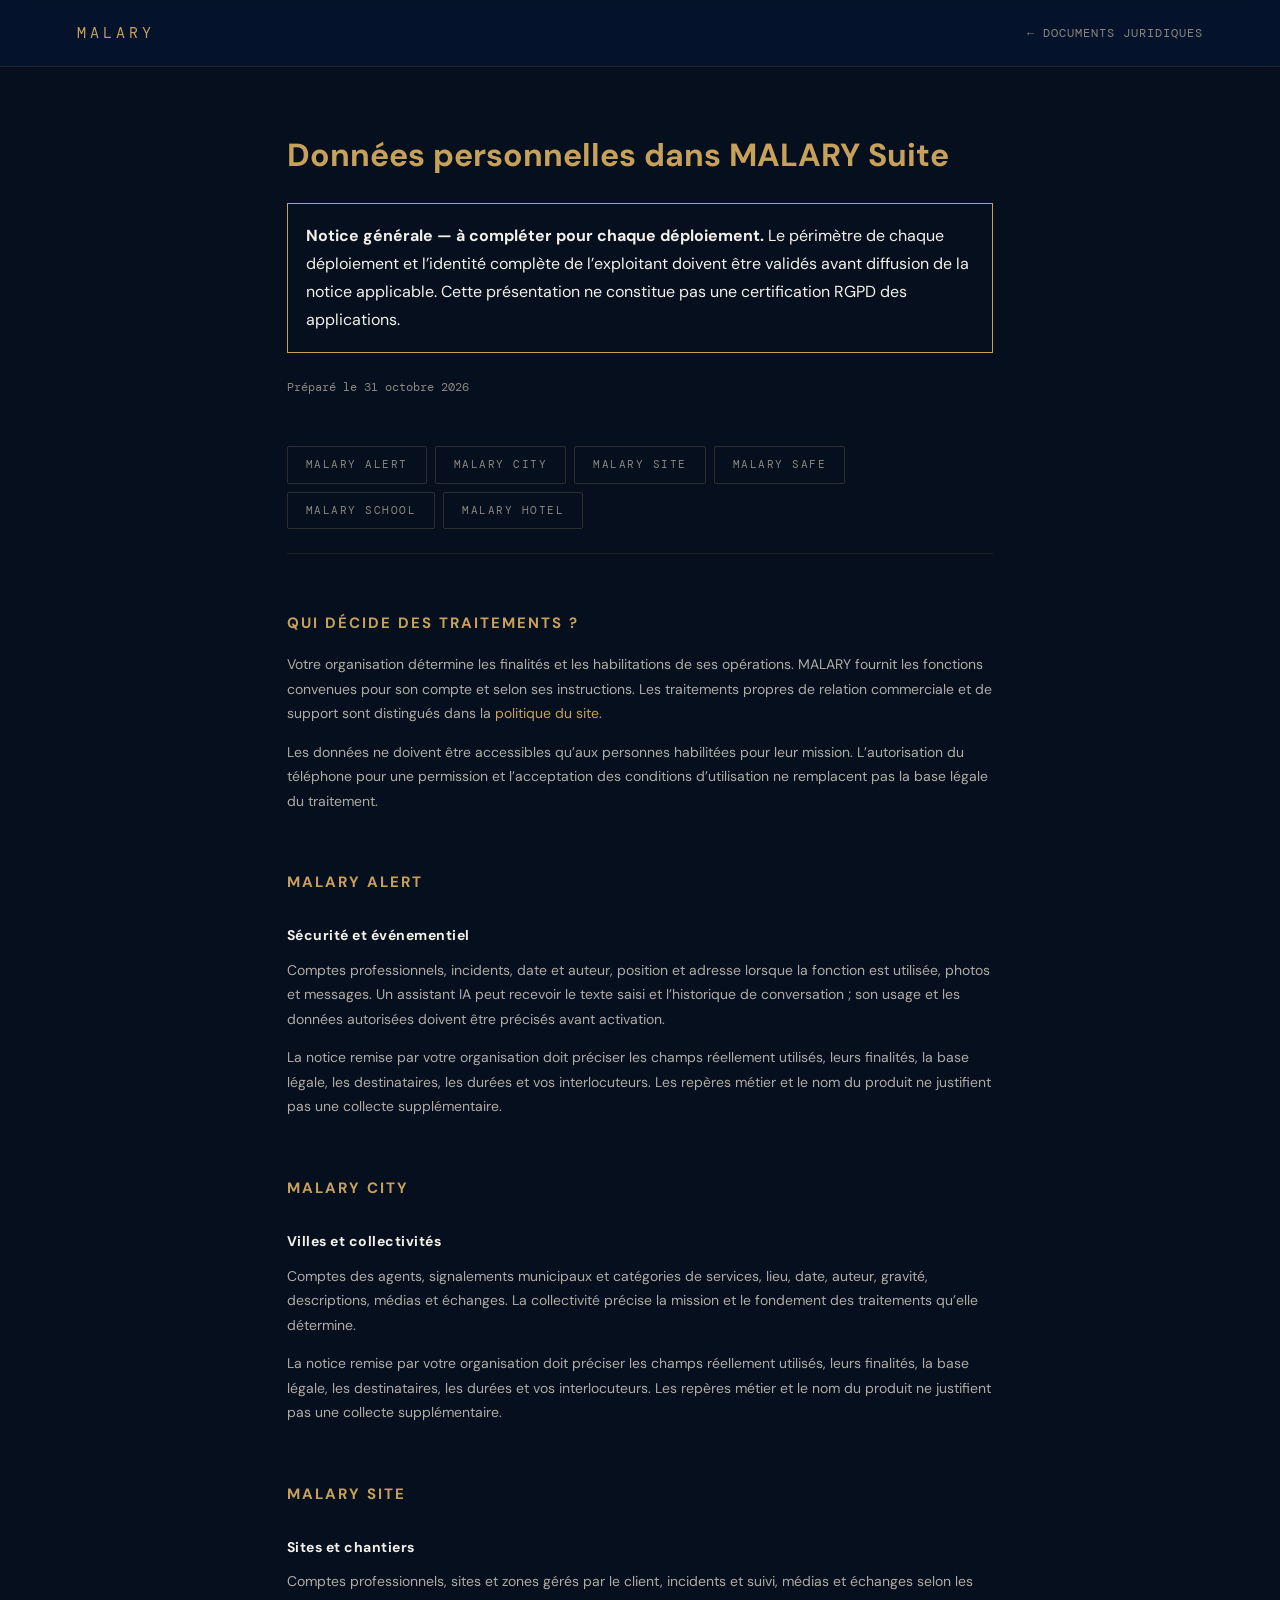
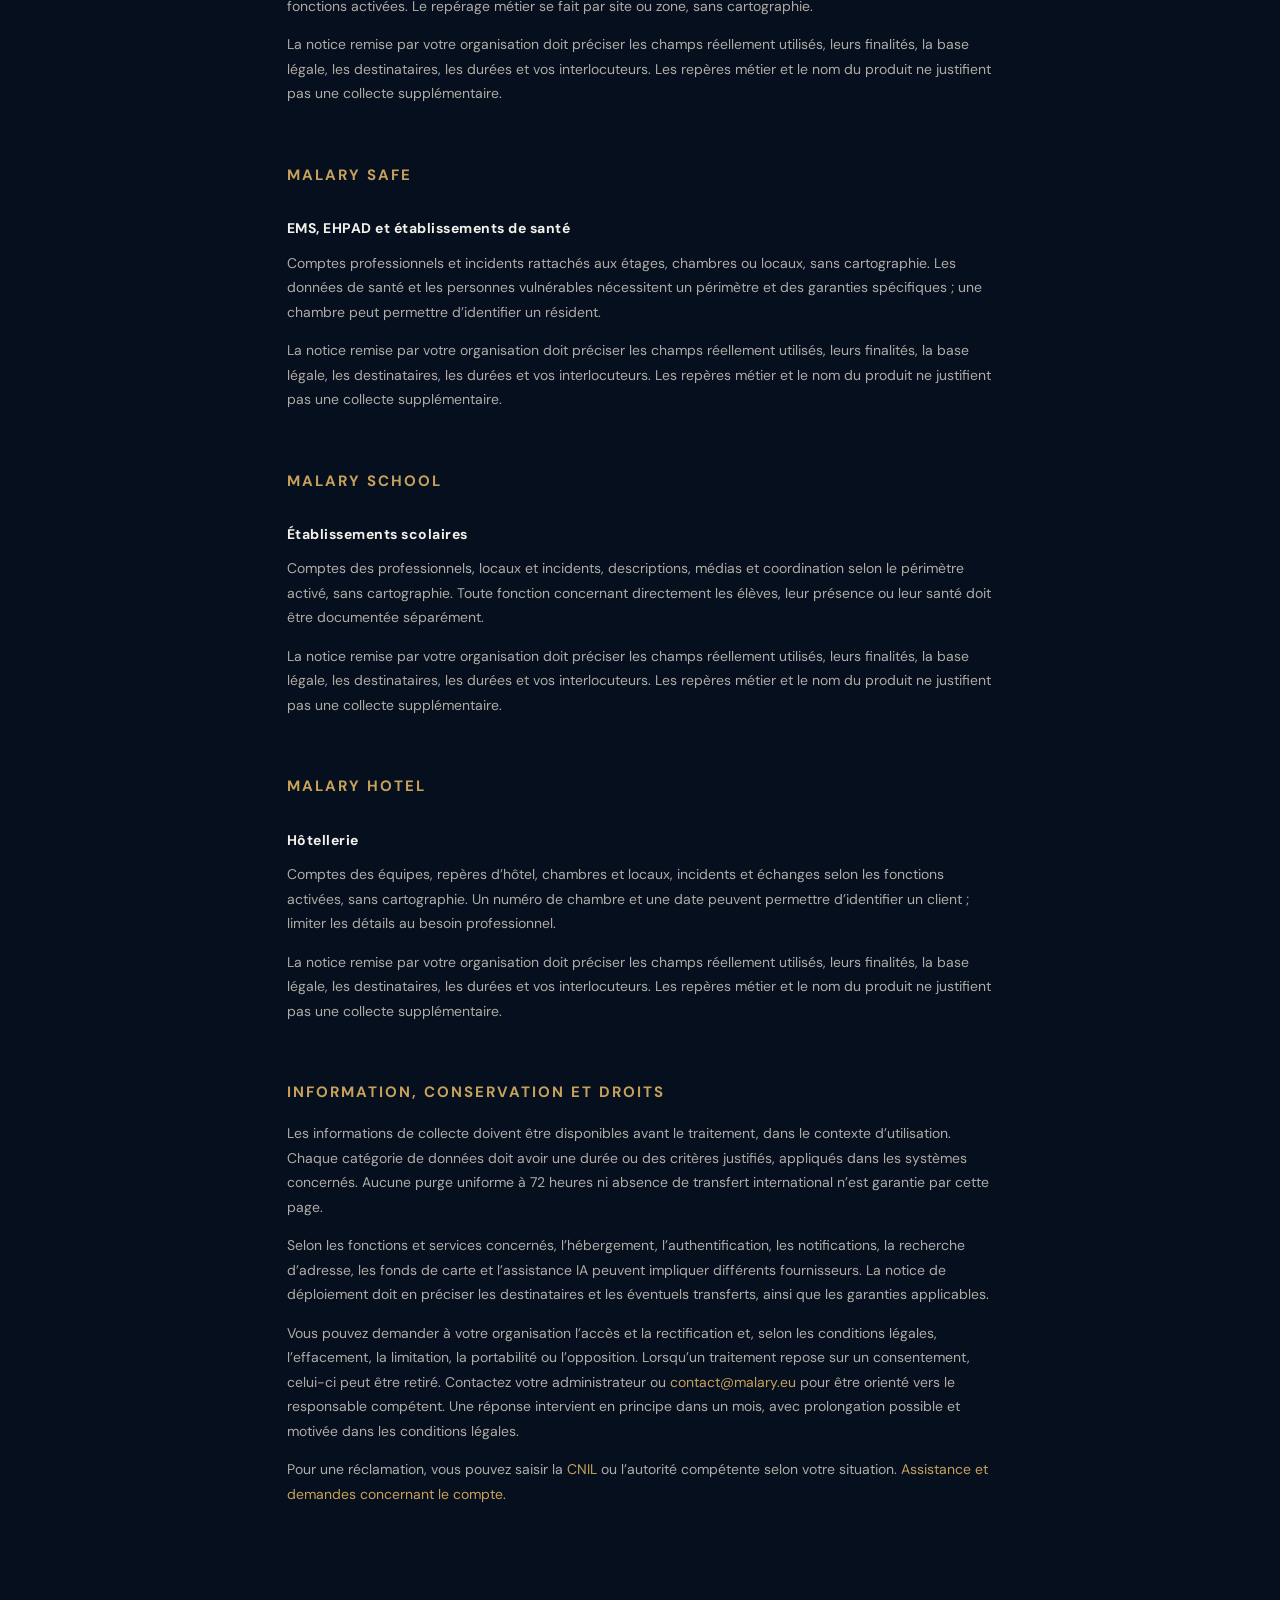
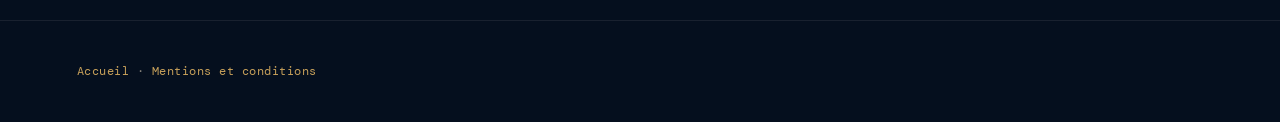
<file: confidentialite-suiteflow.html>
<!doctype html><html lang="fr"><head><meta charset="utf-8"><meta name="viewport" content="width=device-width,initial-scale=1"><meta name="robots" content="noindex"><title>Données personnelles — les six applications | MALARY</title><link rel="icon" href="/favicon.ico" sizes="any"><link rel="icon" type="image/png" sizes="32x32" href="/favicon-32.png"><link rel="icon" type="image/png" sizes="16x16" href="/favicon-16.png"><link rel="apple-touch-icon" href="/apple-touch-icon.png"><link rel="stylesheet" href="assets/fonts/fonts.css"><style>
  :root{
    --noir-0:#050F1E;
    --noir-1:#081A35;
    --noir-2:#0C2140;
    --noir-3:#163256;
    --or:#C7A05A;
    --or-soft:rgba(199,160,90,0.18);
    --blanc:#F4F1EA;
    --gris:#8C8880;
    --gris-clair:#b0aca5;
    --sans:'DM Sans',-apple-system,BlinkMacSystemFont,sans-serif;
    --mono:'DM Mono',monospace;
  }
  *{margin:0;padding:0;box-sizing:border-box;}
  html{scroll-behavior:smooth;}
  body{
    background:var(--noir-0);
    color:var(--blanc);
    font-family:var(--sans);
    line-height:1.75;
    -webkit-font-smoothing:antialiased;
  }
  a{color:var(--or);text-decoration:none;}
  a:hover{text-decoration:underline;}

  /* Header */
  header{
    position:sticky;top:0;z-index:100;
    display:flex;align-items:center;justify-content:space-between;
    padding:20px 6vw;
    background:rgba(6,19,45,0.9);
    backdrop-filter:blur(14px);
    border-bottom:1px solid rgba(199,160,90,0.14);
  }
  .logo-word{
    font-family:var(--mono);
    font-size:15px;
    letter-spacing:4px;
    text-transform:uppercase;
    color:var(--or);
  }
  header a.back{
    font-family:var(--mono);
    font-size:12px;
    letter-spacing:1px;
    color:var(--gris);
    text-transform:uppercase;
    transition:color .2s;
  }
  header a.back:hover{color:var(--or);text-decoration:none;}

  /* Layout */
  .wrapper{
    max-width:860px;
    margin:0 auto;
    padding:60px 6vw 100px;
  }

  /* Nav tabs */
  .tabs{
    display:flex;
    flex-wrap:wrap;
    gap:8px;
    margin-bottom:56px;
    border-bottom:1px solid rgba(201,169,110,0.12);
    padding-bottom:24px;
  }
  .tab-btn{
    background:none;
    border:1px solid rgba(201,169,110,0.2);
    color:var(--gris);
    font-family:var(--mono);
    font-size:11px;
    letter-spacing:1.5px;
    text-transform:uppercase;
    padding:8px 18px;
    border-radius:2px;
    cursor:pointer;
    transition:all .2s;
  }
  .tab-btn:hover,.tab-btn.active{
    background:var(--or-soft);
    border-color:var(--or);
    color:var(--or);
  }

  /* Sections */
  .section{display:none;}
  .section.active{display:block;}

  /* Typographie doc */
  .doc-title{
    font-size:clamp(22px,3vw,32px);
    font-weight:700;
    color:var(--or);
    margin-bottom:8px;
    letter-spacing:-0.3px;
  }
  .doc-date{
    font-family:var(--mono);
    font-size:12px;
    color:var(--gris);
    margin-bottom:48px;
  }
  h2{
    font-size:15px;
    font-weight:700;
    letter-spacing:2px;
    text-transform:uppercase;
    color:var(--or);
    margin:48px 0 16px;
    padding-top:48px;
    border-top:1px solid rgba(201,169,110,0.1);
  }
  h2:first-of-type{margin-top:0;padding-top:0;border-top:none;}
  h3{
    font-size:14px;
    font-weight:600;
    letter-spacing:.5px;
    color:var(--blanc);
    margin:28px 0 10px;
  }
  p{
    font-size:14px;
    color:var(--gris-clair);
    margin-bottom:14px;
  }
  ul,ol{
    padding-left:22px;
    margin-bottom:14px;
  }
  li{
    font-size:14px;
    color:var(--gris-clair);
    margin-bottom:6px;
  }
  strong{color:var(--blanc);}
  .highlight{
    background:var(--or-soft);
    border-left:3px solid var(--or);
    padding:14px 18px;
    border-radius:0 4px 4px 0;
    margin:20px 0;
    font-size:13px;
    color:var(--gris-clair);
  }
  table{
    width:100%;
    border-collapse:collapse;
    margin:16px 0 24px;
    font-size:13px;
  }
  th{
    text-align:left;
    font-family:var(--mono);
    font-size:11px;
    letter-spacing:1px;
    text-transform:uppercase;
    color:var(--or);
    padding:10px 12px;
    border-bottom:1px solid rgba(201,169,110,0.2);
  }
  td{
    padding:10px 12px;
    color:var(--gris-clair);
    border-bottom:1px solid rgba(244,241,234,0.05);
    vertical-align:top;
  }

  /* Footer */
  footer{
    padding:40px 6vw;
    display:flex;align-items:center;justify-content:space-between;
    border-top:1px solid rgba(244,241,234,0.08);
    flex-wrap:wrap;gap:16px;
  }
  footer .meta{
    font-family:var(--mono);
    font-size:12px;
    color:var(--gris);
    letter-spacing:.5px;
  }

.section{display:block;margin-top:56px;scroll-margin-top:110px;} .tabs{position:static;} .tab-btn{display:inline-block;text-decoration:none;} h1{font-size:32px;color:var(--or);margin-bottom:20px;} .draft{padding:18px;border:1px solid var(--or);margin-bottom:24px;} :focus-visible{outline:2px solid var(--or);outline-offset:4px;} table{display:block;overflow-x:auto;} @media(max-width:600px){header{padding:16px 5vw}.wrapper{padding:30px 5vw 70px}.tab-btn{padding:8px 10px}h1{font-size:26px}}</style></head><body><header><a class="logo-word" href="index.html">MALARY</a><a class="back" href="legal.html#applications">← Documents juridiques</a></header><main class="wrapper"><h1>Données personnelles dans MALARY Suite</h1><div class="draft"><strong>Notice générale — à compléter pour chaque déploiement.</strong> Le périmètre de chaque déploiement et l’identité complète de l’exploitant doivent être validés avant diffusion de la notice applicable. Cette présentation ne constitue pas une certification RGPD des applications.</div><p class="doc-date">Préparé le 31 octobre 2026</p><nav class="tabs" aria-label="Les six applications"><a class="tab-btn" href="#flowalert">MALARY Alert</a><a class="tab-btn" href="#flowcity">MALARY City</a><a class="tab-btn" href="#flowsite">MALARY Site</a><a class="tab-btn" href="#flowsafe">MALARY Safe</a><a class="tab-btn" href="#flowschool">MALARY School</a><a class="tab-btn" href="#flowhotel">MALARY Hotel</a></nav><h2>Qui décide des traitements ?</h2><p>Votre organisation détermine les finalités et les habilitations de ses opérations. MALARY fournit les fonctions convenues pour son compte et selon ses instructions. Les traitements propres de relation commerciale et de support sont distingués dans la <a href="legal.html#rgpd">politique du site</a>.</p><p>Les données ne doivent être accessibles qu’aux personnes habilitées pour leur mission. L’autorisation du téléphone pour une permission et l’acceptation des conditions d’utilisation ne remplacent pas la base légale du traitement.</p><section id="flowalert" class="section"><h2>MALARY Alert</h2><h3>Sécurité et événementiel</h3><p>Comptes professionnels, incidents, date et auteur, position et adresse lorsque la fonction est utilisée, photos et messages. Un assistant IA peut recevoir le texte saisi et l’historique de conversation ; son usage et les données autorisées doivent être précisés avant activation.</p><p>La notice remise par votre organisation doit préciser les champs réellement utilisés, leurs finalités, la base légale, les destinataires, les durées et vos interlocuteurs. Les repères métier et le nom du produit ne justifient pas une collecte supplémentaire.</p></section>
<section id="flowcity" class="section"><h2>MALARY City</h2><h3>Villes et collectivités</h3><p>Comptes des agents, signalements municipaux et catégories de services, lieu, date, auteur, gravité, descriptions, médias et échanges. La collectivité précise la mission et le fondement des traitements qu’elle détermine.</p><p>La notice remise par votre organisation doit préciser les champs réellement utilisés, leurs finalités, la base légale, les destinataires, les durées et vos interlocuteurs. Les repères métier et le nom du produit ne justifient pas une collecte supplémentaire.</p></section>
<section id="flowsite" class="section"><h2>MALARY Site</h2><h3>Sites et chantiers</h3><p>Comptes professionnels, sites et zones gérés par le client, incidents et suivi, médias et échanges selon les fonctions activées. Le repérage métier se fait par site ou zone, sans cartographie.</p><p>La notice remise par votre organisation doit préciser les champs réellement utilisés, leurs finalités, la base légale, les destinataires, les durées et vos interlocuteurs. Les repères métier et le nom du produit ne justifient pas une collecte supplémentaire.</p></section>
<section id="flowsafe" class="section"><h2>MALARY Safe</h2><h3>EMS, EHPAD et établissements de santé</h3><p>Comptes professionnels et incidents rattachés aux étages, chambres ou locaux, sans cartographie. Les données de santé et les personnes vulnérables nécessitent un périmètre et des garanties spécifiques ; une chambre peut permettre d’identifier un résident.</p><p>La notice remise par votre organisation doit préciser les champs réellement utilisés, leurs finalités, la base légale, les destinataires, les durées et vos interlocuteurs. Les repères métier et le nom du produit ne justifient pas une collecte supplémentaire.</p></section>
<section id="flowschool" class="section"><h2>MALARY School</h2><h3>Établissements scolaires</h3><p>Comptes des professionnels, locaux et incidents, descriptions, médias et coordination selon le périmètre activé, sans cartographie. Toute fonction concernant directement les élèves, leur présence ou leur santé doit être documentée séparément.</p><p>La notice remise par votre organisation doit préciser les champs réellement utilisés, leurs finalités, la base légale, les destinataires, les durées et vos interlocuteurs. Les repères métier et le nom du produit ne justifient pas une collecte supplémentaire.</p></section>
<section id="flowhotel" class="section"><h2>MALARY Hotel</h2><h3>Hôtellerie</h3><p>Comptes des équipes, repères d’hôtel, chambres et locaux, incidents et échanges selon les fonctions activées, sans cartographie. Un numéro de chambre et une date peuvent permettre d’identifier un client ; limiter les détails au besoin professionnel.</p><p>La notice remise par votre organisation doit préciser les champs réellement utilisés, leurs finalités, la base légale, les destinataires, les durées et vos interlocuteurs. Les repères métier et le nom du produit ne justifient pas une collecte supplémentaire.</p></section><section class="section" id="droits"><h2>Information, conservation et droits</h2><p>Les informations de collecte doivent être disponibles avant le traitement, dans le contexte d’utilisation. Chaque catégorie de données doit avoir une durée ou des critères justifiés, appliqués dans les systèmes concernés. Aucune purge uniforme à 72 heures ni absence de transfert international n’est garantie par cette page.</p><p>Selon les fonctions et services concernés, l’hébergement, l’authentification, les notifications, la recherche d’adresse, les fonds de carte et l’assistance IA peuvent impliquer différents fournisseurs. La notice de déploiement doit en préciser les destinataires et les éventuels transferts, ainsi que les garanties applicables.</p><p>Vous pouvez demander à votre organisation l’accès et la rectification et, selon les conditions légales, l’effacement, la limitation, la portabilité ou l’opposition. Lorsqu’un traitement repose sur un consentement, celui-ci peut être retiré. Contactez votre administrateur ou <a href="mailto:contact@malary.eu">contact@malary.eu</a> pour être orienté vers le responsable compétent. Une réponse intervient en principe dans un mois, avec prolongation possible et motivée dans les conditions légales.</p><p>Pour une réclamation, vous pouvez saisir la <a href="https://www.cnil.fr/fr/plaintes">CNIL</a> ou l’autorité compétente selon votre situation. <a href="support.html">Assistance et demandes concernant le compte</a>.</p></section></main><footer><span class="meta"><a href="index.html">Accueil</a> · <a href="legal.html">Mentions et conditions</a></span></footer></body></html>
</file>
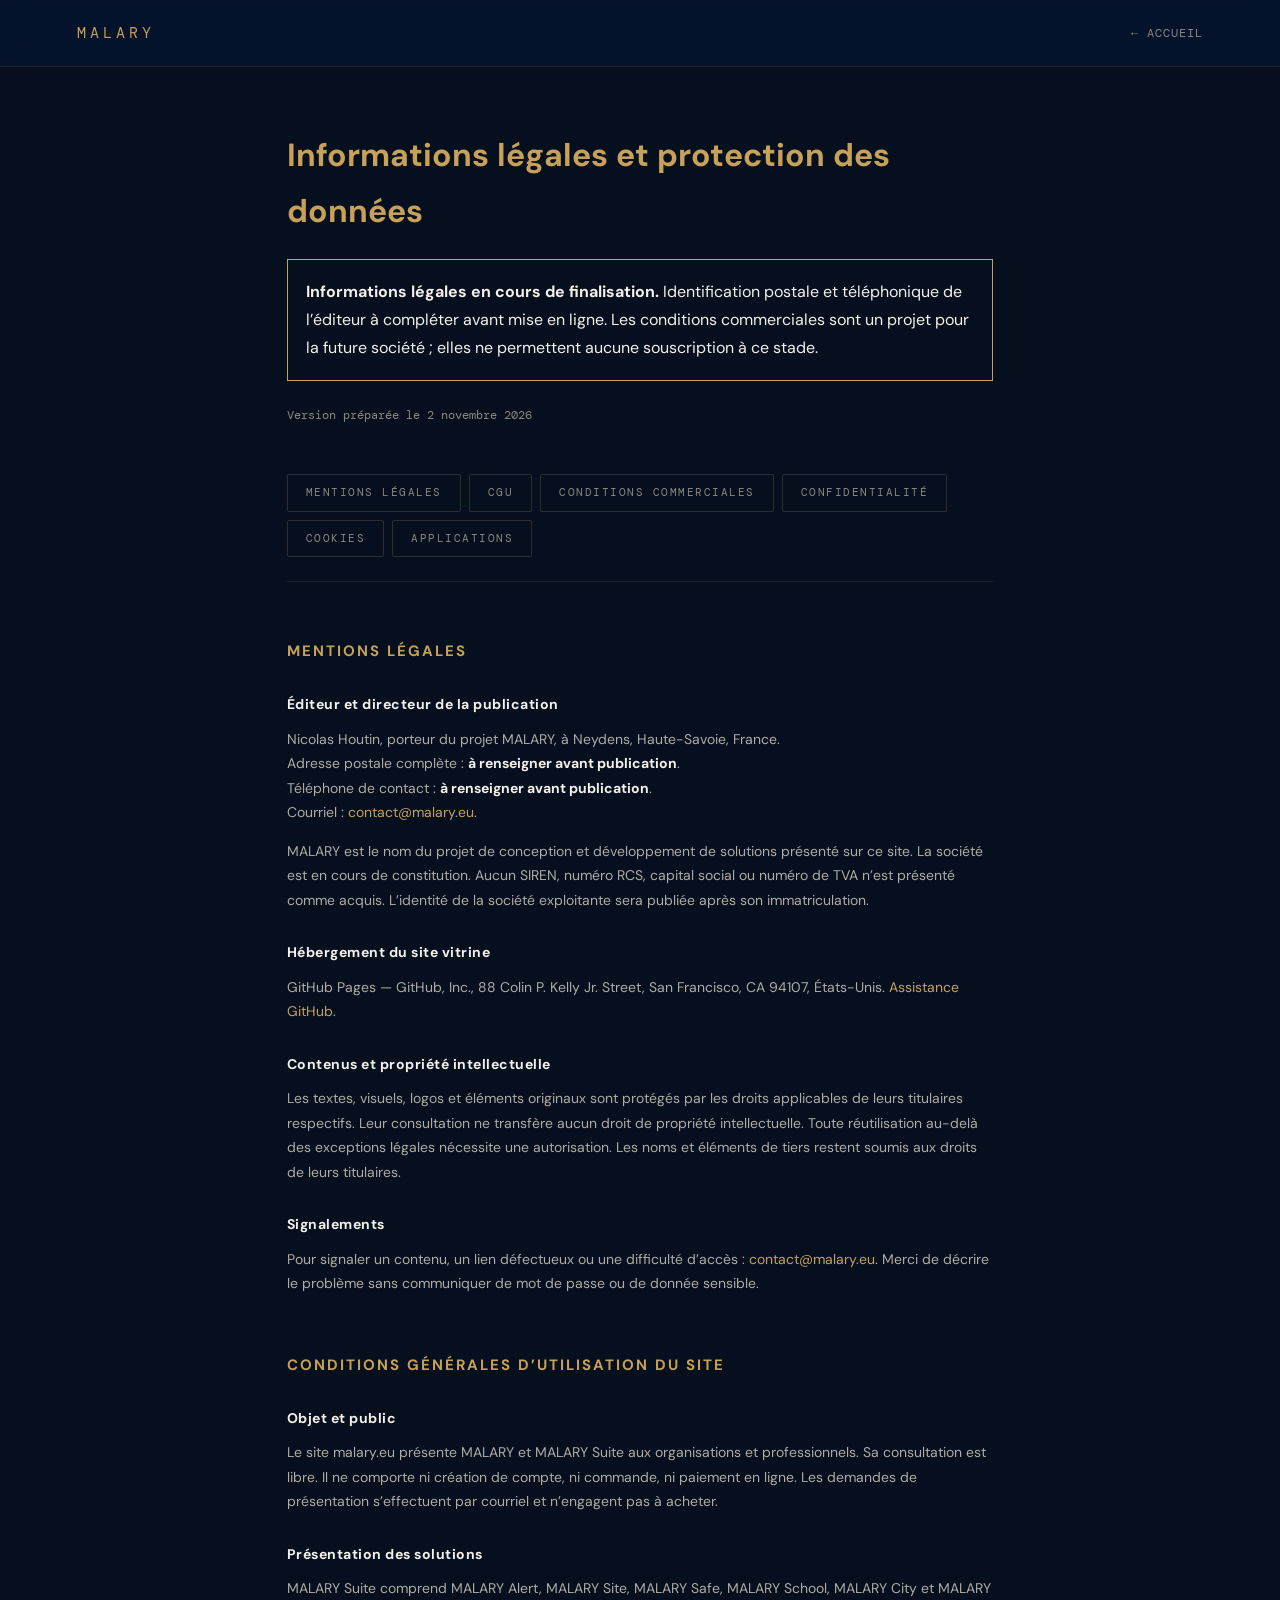
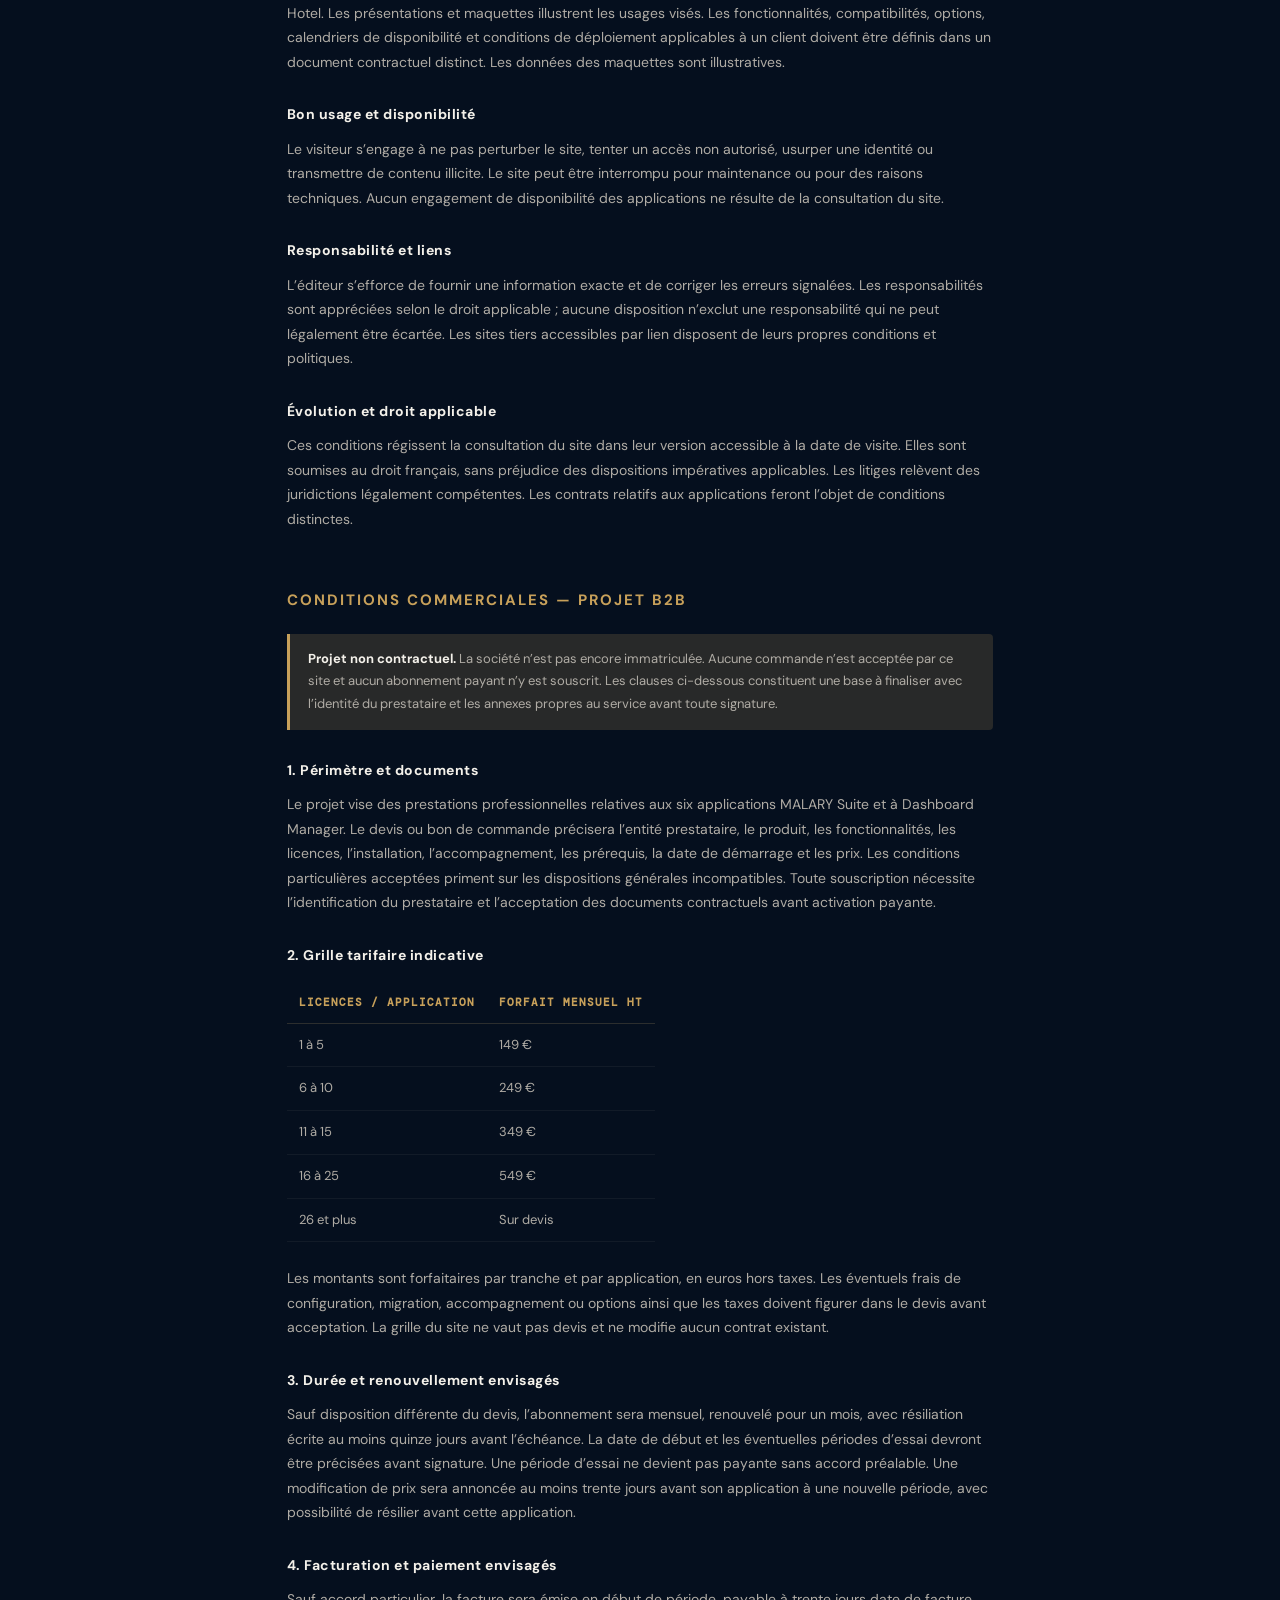
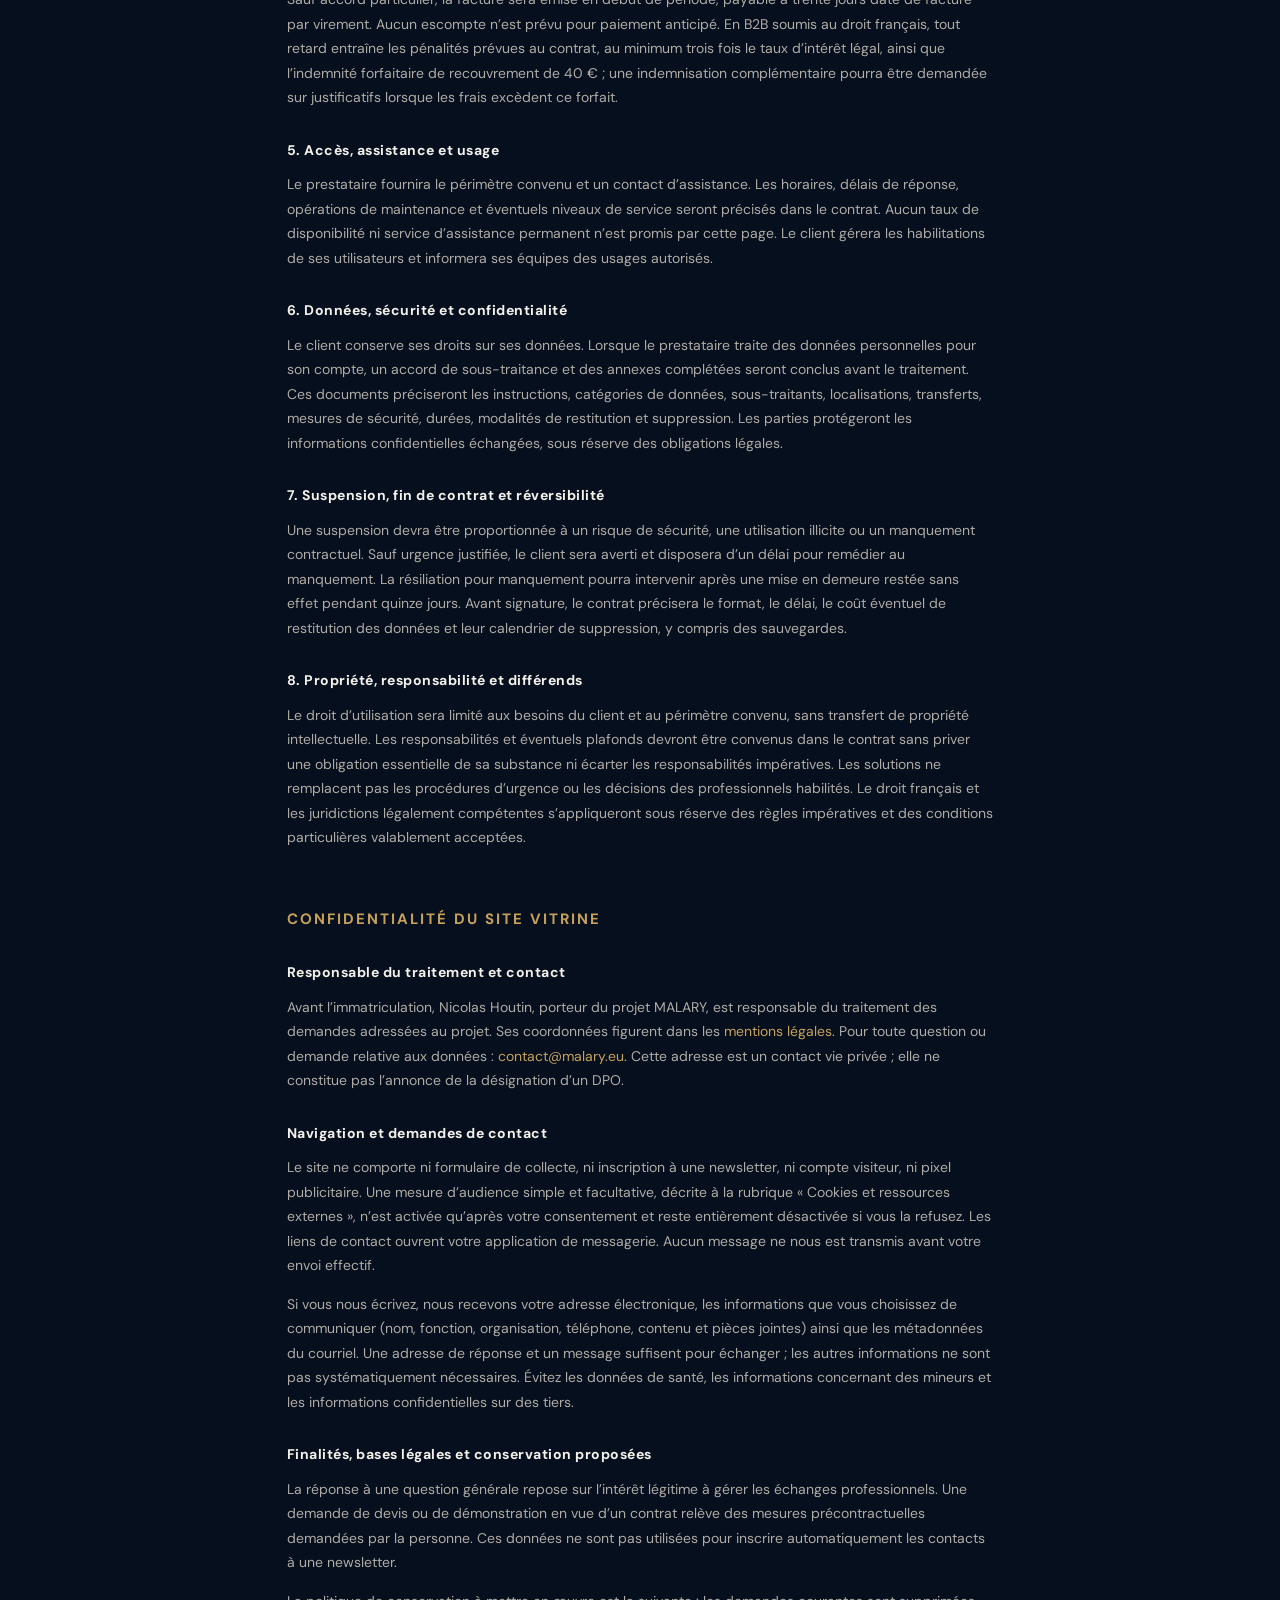
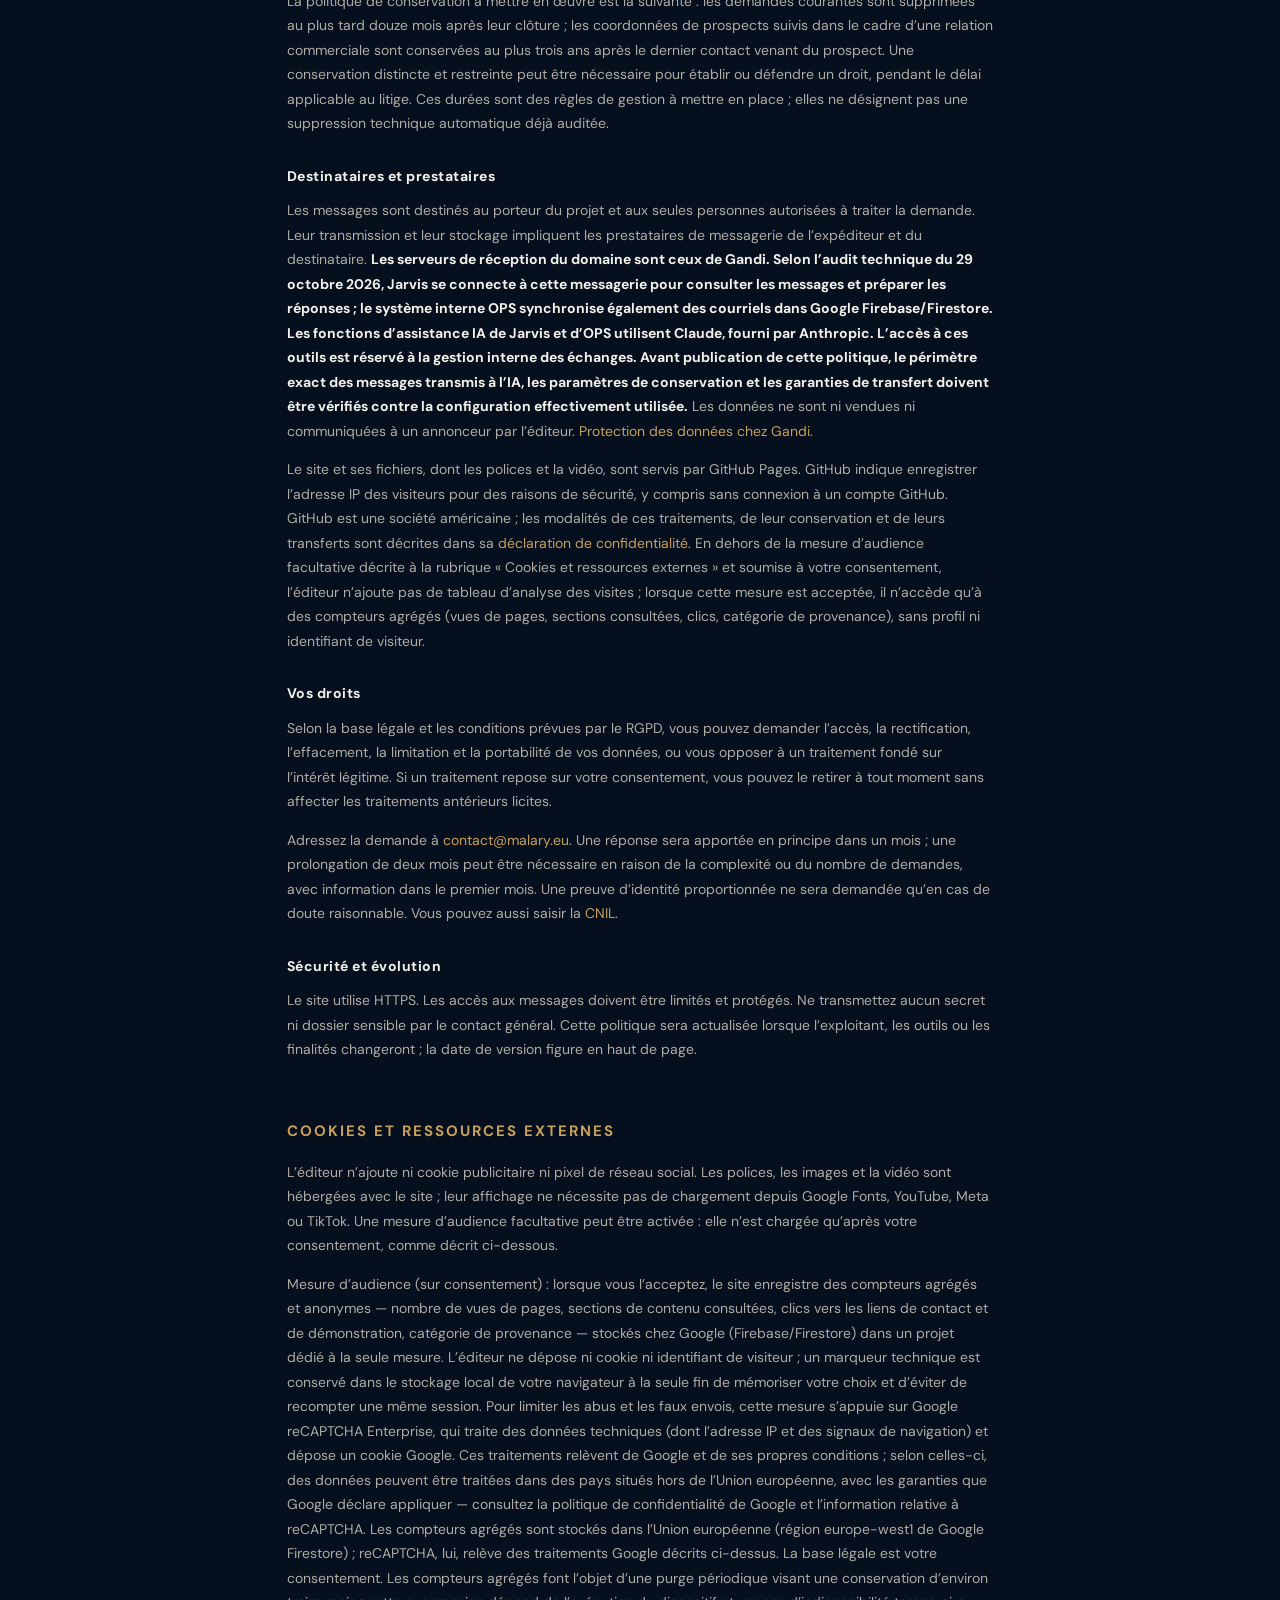
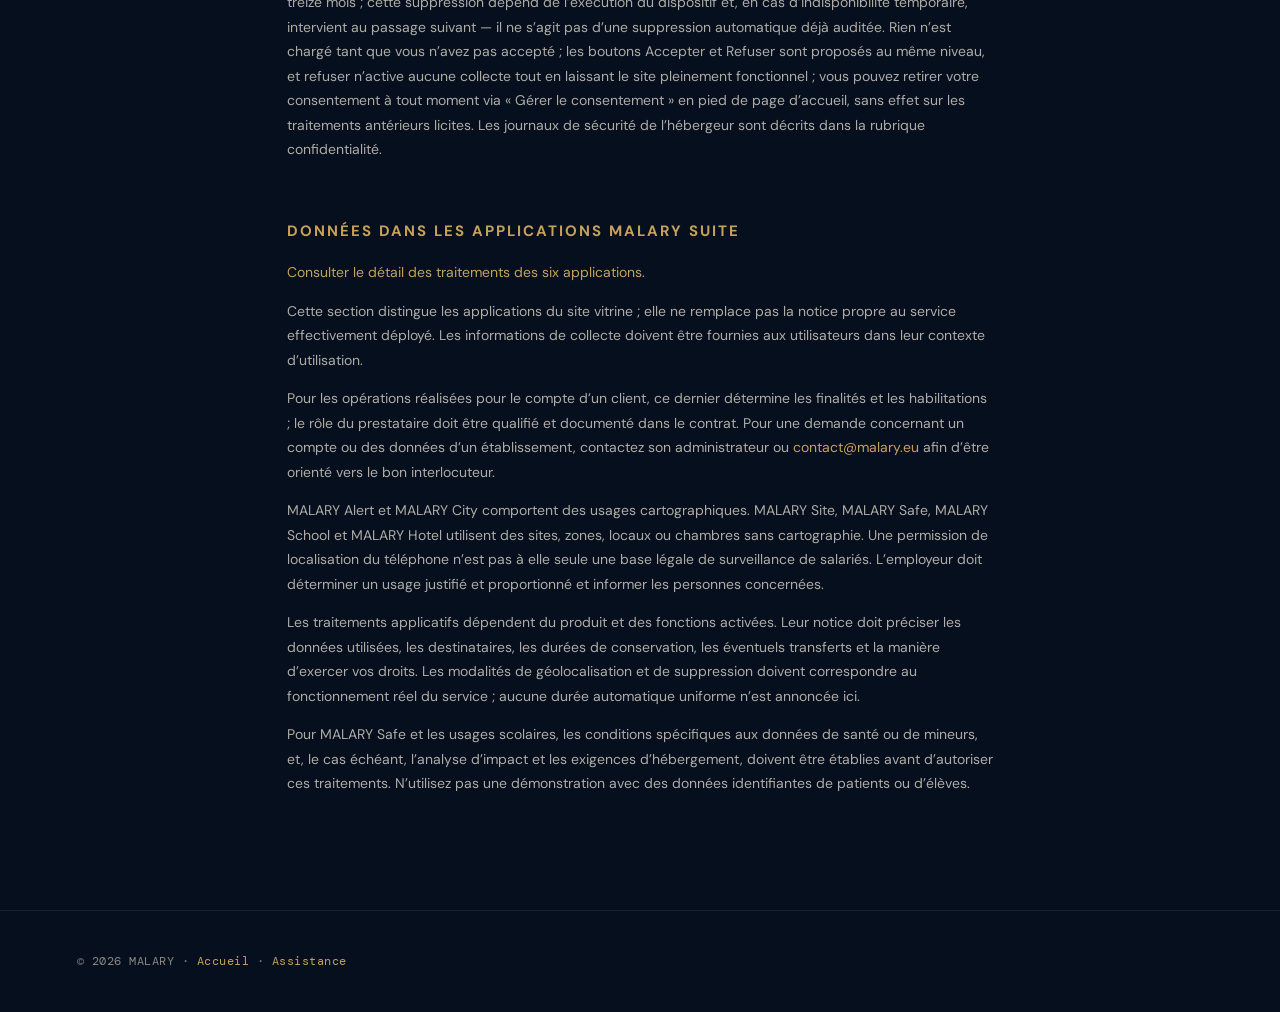
<file: legal.html>
<!DOCTYPE html><html lang="fr"><head><meta charset="utf-8"><meta name="viewport" content="width=device-width,initial-scale=1"><title>Mentions légales, conditions et confidentialité — MALARY</title><meta name="robots" content="noindex"><link rel="icon" href="/favicon.ico" sizes="any"><link rel="icon" type="image/png" sizes="32x32" href="/favicon-32.png"><link rel="icon" type="image/png" sizes="16x16" href="/favicon-16.png"><link rel="apple-touch-icon" href="/apple-touch-icon.png"><link rel="stylesheet" href="assets/fonts/fonts.css"><style>
  :root{
    --noir-0:#050F1E;
    --noir-1:#081A35;
    --noir-2:#0C2140;
    --noir-3:#163256;
    --or:#C7A05A;
    --or-soft:rgba(199,160,90,0.18);
    --blanc:#F4F1EA;
    --gris:#8C8880;
    --gris-clair:#b0aca5;
    --sans:'DM Sans',-apple-system,BlinkMacSystemFont,sans-serif;
    --mono:'DM Mono',monospace;
  }
  *{margin:0;padding:0;box-sizing:border-box;}
  html{scroll-behavior:smooth;}
  body{
    background:var(--noir-0);
    color:var(--blanc);
    font-family:var(--sans);
    line-height:1.75;
    -webkit-font-smoothing:antialiased;
  }
  a{color:var(--or);text-decoration:none;}
  a:hover{text-decoration:underline;}

  /* Header */
  header{
    position:sticky;top:0;z-index:100;
    display:flex;align-items:center;justify-content:space-between;
    padding:20px 6vw;
    background:rgba(6,19,45,0.9);
    backdrop-filter:blur(14px);
    border-bottom:1px solid rgba(199,160,90,0.14);
  }
  .logo-word{
    font-family:var(--mono);
    font-size:15px;
    letter-spacing:4px;
    text-transform:uppercase;
    color:var(--or);
  }
  header a.back{
    font-family:var(--mono);
    font-size:12px;
    letter-spacing:1px;
    color:var(--gris);
    text-transform:uppercase;
    transition:color .2s;
  }
  header a.back:hover{color:var(--or);text-decoration:none;}

  /* Layout */
  .wrapper{
    max-width:860px;
    margin:0 auto;
    padding:60px 6vw 100px;
  }

  /* Nav tabs */
  .tabs{
    display:flex;
    flex-wrap:wrap;
    gap:8px;
    margin-bottom:56px;
    border-bottom:1px solid rgba(201,169,110,0.12);
    padding-bottom:24px;
  }
  .tab-btn{
    background:none;
    border:1px solid rgba(201,169,110,0.2);
    color:var(--gris);
    font-family:var(--mono);
    font-size:11px;
    letter-spacing:1.5px;
    text-transform:uppercase;
    padding:8px 18px;
    border-radius:2px;
    cursor:pointer;
    transition:all .2s;
  }
  .tab-btn:hover,.tab-btn.active{
    background:var(--or-soft);
    border-color:var(--or);
    color:var(--or);
  }

  /* Sections */
  .section{display:none;}
  .section.active{display:block;}

  /* Typographie doc */
  .doc-title{
    font-size:clamp(22px,3vw,32px);
    font-weight:700;
    color:var(--or);
    margin-bottom:8px;
    letter-spacing:-0.3px;
  }
  .doc-date{
    font-family:var(--mono);
    font-size:12px;
    color:var(--gris);
    margin-bottom:48px;
  }
  h2{
    font-size:15px;
    font-weight:700;
    letter-spacing:2px;
    text-transform:uppercase;
    color:var(--or);
    margin:48px 0 16px;
    padding-top:48px;
    border-top:1px solid rgba(201,169,110,0.1);
  }
  h2:first-of-type{margin-top:0;padding-top:0;border-top:none;}
  h3{
    font-size:14px;
    font-weight:600;
    letter-spacing:.5px;
    color:var(--blanc);
    margin:28px 0 10px;
  }
  p{
    font-size:14px;
    color:var(--gris-clair);
    margin-bottom:14px;
  }
  ul,ol{
    padding-left:22px;
    margin-bottom:14px;
  }
  li{
    font-size:14px;
    color:var(--gris-clair);
    margin-bottom:6px;
  }
  strong{color:var(--blanc);}
  .highlight{
    background:var(--or-soft);
    border-left:3px solid var(--or);
    padding:14px 18px;
    border-radius:0 4px 4px 0;
    margin:20px 0;
    font-size:13px;
    color:var(--gris-clair);
  }
  table{
    width:100%;
    border-collapse:collapse;
    margin:16px 0 24px;
    font-size:13px;
  }
  th{
    text-align:left;
    font-family:var(--mono);
    font-size:11px;
    letter-spacing:1px;
    text-transform:uppercase;
    color:var(--or);
    padding:10px 12px;
    border-bottom:1px solid rgba(201,169,110,0.2);
  }
  td{
    padding:10px 12px;
    color:var(--gris-clair);
    border-bottom:1px solid rgba(244,241,234,0.05);
    vertical-align:top;
  }

  /* Footer */
  footer{
    padding:40px 6vw;
    display:flex;align-items:center;justify-content:space-between;
    border-top:1px solid rgba(244,241,234,0.08);
    flex-wrap:wrap;gap:16px;
  }
  footer .meta{
    font-family:var(--mono);
    font-size:12px;
    color:var(--gris);
    letter-spacing:.5px;
  }

.section{display:block;margin-top:56px;scroll-margin-top:110px;} .tabs{position:static;} .tab-btn{display:inline-block;text-decoration:none;} h1{font-size:32px;color:var(--or);margin-bottom:20px;} .draft{padding:18px;border:1px solid var(--or);margin-bottom:24px;} :focus-visible{outline:2px solid var(--or);outline-offset:4px;} table{display:block;overflow-x:auto;} @media(max-width:600px){header{padding:16px 5vw}.wrapper{padding:30px 5vw 70px}.tab-btn{padding:8px 10px}h1{font-size:26px}}</style></head><body><header><a class="logo-word" href="index.html">MALARY</a><a href="index.html" class="back">← Accueil</a></header><main class="wrapper">
<h1>Informations légales et protection des données</h1>
<div class="draft"><strong>Informations légales en cours de finalisation.</strong> Identification postale et téléphonique de l’éditeur à compléter avant mise en ligne. Les conditions commerciales sont un projet pour la future société ; elles ne permettent aucune souscription à ce stade.</div>
<p class="doc-date">Version préparée le 2 novembre 2026</p>
<nav class="tabs" aria-label="Documents juridiques"><a class="tab-btn" href="#ml">Mentions légales</a><a class="tab-btn" href="#cgu">CGU</a><a class="tab-btn" href="#cgv">Conditions commerciales</a><a class="tab-btn" href="#rgpd">Confidentialité</a><a class="tab-btn" href="#cookies">Cookies</a><a class="tab-btn" href="#applications">Applications</a></nav>
<section id="ml" class="section">
<h2>Mentions légales</h2>
<h3>Éditeur et directeur de la publication</h3>
<p>Nicolas Houtin, porteur du projet MALARY, à Neydens, Haute-Savoie, France.<br>Adresse postale complète : <strong>à renseigner avant publication</strong>.<br>Téléphone de contact : <strong>à renseigner avant publication</strong>.<br>Courriel : <a href="mailto:contact@malary.eu">contact@malary.eu</a>.</p>
<p>MALARY est le nom du projet de conception et développement de solutions présenté sur ce site. La société est en cours de constitution. Aucun SIREN, numéro RCS, capital social ou numéro de TVA n’est présenté comme acquis. L’identité de la société exploitante sera publiée après son immatriculation.</p>
<h3>Hébergement du site vitrine</h3>
<p>GitHub Pages — GitHub, Inc., 88 Colin P. Kelly Jr. Street, San Francisco, CA 94107, États-Unis. <a href="https://support.github.com/">Assistance GitHub</a>.</p>
<h3>Contenus et propriété intellectuelle</h3>
<p>Les textes, visuels, logos et éléments originaux sont protégés par les droits applicables de leurs titulaires respectifs. Leur consultation ne transfère aucun droit de propriété intellectuelle. Toute réutilisation au-delà des exceptions légales nécessite une autorisation. Les noms et éléments de tiers restent soumis aux droits de leurs titulaires.</p>
<h3>Signalements</h3>
<p>Pour signaler un contenu, un lien défectueux ou une difficulté d’accès : <a href="mailto:contact@malary.eu">contact@malary.eu</a>. Merci de décrire le problème sans communiquer de mot de passe ou de donnée sensible.</p>
</section>
<section id="cgu" class="section">
<h2>Conditions générales d’utilisation du site</h2>
<h3>Objet et public</h3>
<p>Le site malary.eu présente MALARY et MALARY Suite aux organisations et professionnels. Sa consultation est libre. Il ne comporte ni création de compte, ni commande, ni paiement en ligne. Les demandes de présentation s’effectuent par courriel et n’engagent pas à acheter.</p>
<h3>Présentation des solutions</h3>
<p>MALARY Suite comprend MALARY Alert, MALARY Site, MALARY Safe, MALARY School, MALARY City et MALARY Hotel. Les présentations et maquettes illustrent les usages visés. Les fonctionnalités, compatibilités, options, calendriers de disponibilité et conditions de déploiement applicables à un client doivent être définis dans un document contractuel distinct. Les données des maquettes sont illustratives.</p>
<h3>Bon usage et disponibilité</h3>
<p>Le visiteur s’engage à ne pas perturber le site, tenter un accès non autorisé, usurper une identité ou transmettre de contenu illicite. Le site peut être interrompu pour maintenance ou pour des raisons techniques. Aucun engagement de disponibilité des applications ne résulte de la consultation du site.</p>
<h3>Responsabilité et liens</h3>
<p>L’éditeur s’efforce de fournir une information exacte et de corriger les erreurs signalées. Les responsabilités sont appréciées selon le droit applicable ; aucune disposition n’exclut une responsabilité qui ne peut légalement être écartée. Les sites tiers accessibles par lien disposent de leurs propres conditions et politiques.</p>
<h3>Évolution et droit applicable</h3>
<p>Ces conditions régissent la consultation du site dans leur version accessible à la date de visite. Elles sont soumises au droit français, sans préjudice des dispositions impératives applicables. Les litiges relèvent des juridictions légalement compétentes. Les contrats relatifs aux applications feront l’objet de conditions distinctes.</p>
</section>
<section id="cgv" class="section">
<h2>Conditions commerciales — projet B2B</h2>
<div class="highlight"><strong>Projet non contractuel.</strong> La société n’est pas encore immatriculée. Aucune commande n’est acceptée par ce site et aucun abonnement payant n’y est souscrit. Les clauses ci-dessous constituent une base à finaliser avec l’identité du prestataire et les annexes propres au service avant toute signature.</div>
<h3>1. Périmètre et documents</h3>
<p>Le projet vise des prestations professionnelles relatives aux six applications MALARY Suite et à Dashboard Manager. Le devis ou bon de commande précisera l’entité prestataire, le produit, les fonctionnalités, les licences, l’installation, l’accompagnement, les prérequis, la date de démarrage et les prix. Les conditions particulières acceptées priment sur les dispositions générales incompatibles. Toute souscription nécessite l’identification du prestataire et l’acceptation des documents contractuels avant activation payante.</p>
<h3>2. Grille tarifaire indicative</h3>
<table><thead><tr><th>Licences / application</th><th>Forfait mensuel HT</th></tr></thead><tbody><tr><td>1 à 5</td><td>149 €</td></tr><tr><td>6 à 10</td><td>249 €</td></tr><tr><td>11 à 15</td><td>349 €</td></tr><tr><td>16 à 25</td><td>549 €</td></tr><tr><td>26 et plus</td><td>Sur devis</td></tr></tbody></table>
<p>Les montants sont forfaitaires par tranche et par application, en euros hors taxes. Les éventuels frais de configuration, migration, accompagnement ou options ainsi que les taxes doivent figurer dans le devis avant acceptation. La grille du site ne vaut pas devis et ne modifie aucun contrat existant.</p>
<h3>3. Durée et renouvellement envisagés</h3>
<p>Sauf disposition différente du devis, l’abonnement sera mensuel, renouvelé pour un mois, avec résiliation écrite au moins quinze jours avant l’échéance. La date de début et les éventuelles périodes d’essai devront être précisées avant signature. Une période d’essai ne devient pas payante sans accord préalable. Une modification de prix sera annoncée au moins trente jours avant son application à une nouvelle période, avec possibilité de résilier avant cette application.</p>
<h3>4. Facturation et paiement envisagés</h3>
<p>Sauf accord particulier, la facture sera émise en début de période, payable à trente jours date de facture par virement. Aucun escompte n’est prévu pour paiement anticipé. En B2B soumis au droit français, tout retard entraîne les pénalités prévues au contrat, au minimum trois fois le taux d’intérêt légal, ainsi que l’indemnité forfaitaire de recouvrement de 40 € ; une indemnisation complémentaire pourra être demandée sur justificatifs lorsque les frais excèdent ce forfait.</p>
<h3>5. Accès, assistance et usage</h3>
<p>Le prestataire fournira le périmètre convenu et un contact d’assistance. Les horaires, délais de réponse, opérations de maintenance et éventuels niveaux de service seront précisés dans le contrat. Aucun taux de disponibilité ni service d’assistance permanent n’est promis par cette page. Le client gérera les habilitations de ses utilisateurs et informera ses équipes des usages autorisés.</p>
<h3>6. Données, sécurité et confidentialité</h3>
<p>Le client conserve ses droits sur ses données. Lorsque le prestataire traite des données personnelles pour son compte, un accord de sous-traitance et des annexes complétées seront conclus avant le traitement. Ces documents préciseront les instructions, catégories de données, sous-traitants, localisations, transferts, mesures de sécurité, durées, modalités de restitution et suppression. Les parties protégeront les informations confidentielles échangées, sous réserve des obligations légales.</p>
<h3>7. Suspension, fin de contrat et réversibilité</h3>
<p>Une suspension devra être proportionnée à un risque de sécurité, une utilisation illicite ou un manquement contractuel. Sauf urgence justifiée, le client sera averti et disposera d’un délai pour remédier au manquement. La résiliation pour manquement pourra intervenir après une mise en demeure restée sans effet pendant quinze jours. Avant signature, le contrat précisera le format, le délai, le coût éventuel de restitution des données et leur calendrier de suppression, y compris des sauvegardes.</p>
<h3>8. Propriété, responsabilité et différends</h3>
<p>Le droit d’utilisation sera limité aux besoins du client et au périmètre convenu, sans transfert de propriété intellectuelle. Les responsabilités et éventuels plafonds devront être convenus dans le contrat sans priver une obligation essentielle de sa substance ni écarter les responsabilités impératives. Les solutions ne remplacent pas les procédures d’urgence ou les décisions des professionnels habilités. Le droit français et les juridictions légalement compétentes s’appliqueront sous réserve des règles impératives et des conditions particulières valablement acceptées.</p>
</section>
<section id="rgpd" class="section">
<h2>Confidentialité du site vitrine</h2>
<h3>Responsable du traitement et contact</h3>
<p>Avant l’immatriculation, Nicolas Houtin, porteur du projet MALARY, est responsable du traitement des demandes adressées au projet. Ses coordonnées figurent dans les <a href="#ml">mentions légales</a>. Pour toute question ou demande relative aux données : <a href="mailto:contact@malary.eu">contact@malary.eu</a>. Cette adresse est un contact vie privée ; elle ne constitue pas l’annonce de la désignation d’un DPO.</p>
<h3>Navigation et demandes de contact</h3>
<p>Le site ne comporte ni formulaire de collecte, ni inscription à une newsletter, ni compte visiteur, ni pixel publicitaire. Une mesure d’audience simple et facultative, décrite à la rubrique « Cookies et ressources externes », n’est activée qu’après votre consentement et reste entièrement désactivée si vous la refusez. Les liens de contact ouvrent votre application de messagerie. Aucun message ne nous est transmis avant votre envoi effectif.</p>
<p>Si vous nous écrivez, nous recevons votre adresse électronique, les informations que vous choisissez de communiquer (nom, fonction, organisation, téléphone, contenu et pièces jointes) ainsi que les métadonnées du courriel. Une adresse de réponse et un message suffisent pour échanger ; les autres informations ne sont pas systématiquement nécessaires. Évitez les données de santé, les informations concernant des mineurs et les informations confidentielles sur des tiers.</p>
<h3>Finalités, bases légales et conservation proposées</h3>
<p>La réponse à une question générale repose sur l’intérêt légitime à gérer les échanges professionnels. Une demande de devis ou de démonstration en vue d’un contrat relève des mesures précontractuelles demandées par la personne. Ces données ne sont pas utilisées pour inscrire automatiquement les contacts à une newsletter.</p>
<p>La politique de conservation à mettre en œuvre est la suivante : les demandes courantes sont supprimées au plus tard douze mois après leur clôture ; les coordonnées de prospects suivis dans le cadre d’une relation commerciale sont conservées au plus trois ans après le dernier contact venant du prospect. Une conservation distincte et restreinte peut être nécessaire pour établir ou défendre un droit, pendant le délai applicable au litige. Ces durées sont des règles de gestion à mettre en place ; elles ne désignent pas une suppression technique automatique déjà auditée.</p>
<h3>Destinataires et prestataires</h3>
<p>Les messages sont destinés au porteur du projet et aux seules personnes autorisées à traiter la demande. Leur transmission et leur stockage impliquent les prestataires de messagerie de l’expéditeur et du destinataire. <strong>Les serveurs de réception du domaine sont ceux de Gandi. Selon l’audit technique du 29 octobre 2026, Jarvis se connecte à cette messagerie pour consulter les messages et préparer les réponses ; le système interne OPS synchronise également des courriels dans Google Firebase/Firestore. Les fonctions d’assistance IA de Jarvis et d’OPS utilisent Claude, fourni par Anthropic. L’accès à ces outils est réservé à la gestion interne des échanges. Avant publication de cette politique, le périmètre exact des messages transmis à l’IA, les paramètres de conservation et les garanties de transfert doivent être vérifiés contre la configuration effectivement utilisée.</strong> Les données ne sont ni vendues ni communiquées à un annonceur par l’éditeur. <a href="https://www.gandi.net/fr/contracts/privacy-policy">Protection des données chez Gandi</a>.</p>
<p>Le site et ses fichiers, dont les polices et la vidéo, sont servis par GitHub Pages. GitHub indique enregistrer l’adresse IP des visiteurs pour des raisons de sécurité, y compris sans connexion à un compte GitHub. GitHub est une société américaine ; les modalités de ces traitements, de leur conservation et de leurs transferts sont décrites dans sa <a href="https://docs.github.com/en/site-policy/privacy-policies/github-general-privacy-statement">déclaration de confidentialité</a>. En dehors de la mesure d’audience facultative décrite à la rubrique « Cookies et ressources externes » et soumise à votre consentement, l’éditeur n’ajoute pas de tableau d’analyse des visites ; lorsque cette mesure est acceptée, il n’accède qu’à des compteurs agrégés (vues de pages, sections consultées, clics, catégorie de provenance), sans profil ni identifiant de visiteur.</p>
<h3>Vos droits</h3>
<p>Selon la base légale et les conditions prévues par le RGPD, vous pouvez demander l’accès, la rectification, l’effacement, la limitation et la portabilité de vos données, ou vous opposer à un traitement fondé sur l’intérêt légitime. Si un traitement repose sur votre consentement, vous pouvez le retirer à tout moment sans affecter les traitements antérieurs licites.</p>
<p>Adressez la demande à <a href="mailto:contact@malary.eu">contact@malary.eu</a>. Une réponse sera apportée en principe dans un mois ; une prolongation de deux mois peut être nécessaire en raison de la complexité ou du nombre de demandes, avec information dans le premier mois. Une preuve d’identité proportionnée ne sera demandée qu’en cas de doute raisonnable. Vous pouvez aussi saisir la <a href="https://www.cnil.fr/fr/plaintes">CNIL</a>.</p>
<h3>Sécurité et évolution</h3>
<p>Le site utilise HTTPS. Les accès aux messages doivent être limités et protégés. Ne transmettez aucun secret ni dossier sensible par le contact général. Cette politique sera actualisée lorsque l’exploitant, les outils ou les finalités changeront ; la date de version figure en haut de page.</p>
</section>
<section id="cookies" class="section">
<h2>Cookies et ressources externes</h2>
<p>L’éditeur n’ajoute ni cookie publicitaire ni pixel de réseau social. Les polices, les images et la vidéo sont hébergées avec le site ; leur affichage ne nécessite pas de chargement depuis Google Fonts, YouTube, Meta ou TikTok. Une mesure d’audience facultative peut être activée : elle n’est chargée qu’après votre consentement, comme décrit ci-dessous.</p>
<p>Mesure d’audience (sur consentement) : lorsque vous l’acceptez, le site enregistre des compteurs agrégés et anonymes — nombre de vues de pages, sections de contenu consultées, clics vers les liens de contact et de démonstration, catégorie de provenance — stockés chez Google (Firebase/Firestore) dans un projet dédié à la seule mesure. L’éditeur ne dépose ni cookie ni identifiant de visiteur ; un marqueur technique est conservé dans le stockage local de votre navigateur à la seule fin de mémoriser votre choix et d’éviter de recompter une même session. Pour limiter les abus et les faux envois, cette mesure s’appuie sur Google reCAPTCHA Enterprise, qui traite des données techniques (dont l’adresse IP et des signaux de navigation) et dépose un cookie Google. Ces traitements relèvent de Google et de ses propres conditions ; selon celles-ci, des données peuvent être traitées dans des pays situés hors de l’Union européenne, avec les garanties que Google déclare appliquer — consultez la politique de confidentialité de Google et l’information relative à reCAPTCHA. Les compteurs agrégés sont stockés dans l’Union européenne (région europe-west1 de Google Firestore) ; reCAPTCHA, lui, relève des traitements Google décrits ci-dessus. La base légale est votre consentement. Les compteurs agrégés font l’objet d’une purge périodique visant une conservation d’environ treize mois ; cette suppression dépend de l’exécution du dispositif et, en cas d’indisponibilité temporaire, intervient au passage suivant — il ne s’agit pas d’une suppression automatique déjà auditée. Rien n’est chargé tant que vous n’avez pas accepté ; les boutons Accepter et Refuser sont proposés au même niveau, et refuser n’active aucune collecte tout en laissant le site pleinement fonctionnel ; vous pouvez retirer votre consentement à tout moment via « Gérer le consentement » en pied de page d’accueil, sans effet sur les traitements antérieurs licites. Les journaux de sécurité de l’hébergeur sont décrits dans la rubrique confidentialité.</p>
</section>
<section id="applications" class="section">
<h2>Données dans les applications MALARY Suite</h2><p><a href="confidentialite-suiteflow.html">Consulter le détail des traitements des six applications</a>.</p>
<p>Cette section distingue les applications du site vitrine ; elle ne remplace pas la notice propre au service effectivement déployé. Les informations de collecte doivent être fournies aux utilisateurs dans leur contexte d’utilisation.</p>
<p>Pour les opérations réalisées pour le compte d’un client, ce dernier détermine les finalités et les habilitations ; le rôle du prestataire doit être qualifié et documenté dans le contrat. Pour une demande concernant un compte ou des données d’un établissement, contactez son administrateur ou <a href="mailto:contact@malary.eu">contact@malary.eu</a> afin d’être orienté vers le bon interlocuteur.</p>
<p>MALARY Alert et MALARY City comportent des usages cartographiques. MALARY Site, MALARY Safe, MALARY School et MALARY Hotel utilisent des sites, zones, locaux ou chambres sans cartographie. Une permission de localisation du téléphone n’est pas à elle seule une base légale de surveillance de salariés. L’employeur doit déterminer un usage justifié et proportionné et informer les personnes concernées.</p>
<p>Les traitements applicatifs dépendent du produit et des fonctions activées. Leur notice doit préciser les données utilisées, les destinataires, les durées de conservation, les éventuels transferts et la manière d’exercer vos droits. Les modalités de géolocalisation et de suppression doivent correspondre au fonctionnement réel du service ; aucune durée automatique uniforme n’est annoncée ici.</p>
<p>Pour MALARY Safe et les usages scolaires, les conditions spécifiques aux données de santé ou de mineurs, et, le cas échéant, l’analyse d’impact et les exigences d’hébergement, doivent être établies avant d’autoriser ces traitements. N’utilisez pas une démonstration avec des données identifiantes de patients ou d’élèves.</p>
</section>
</main><footer><span class="meta">© 2026 MALARY · <a href="index.html">Accueil</a> · <a href="support.html">Assistance</a></span></footer></body></html>
</file>
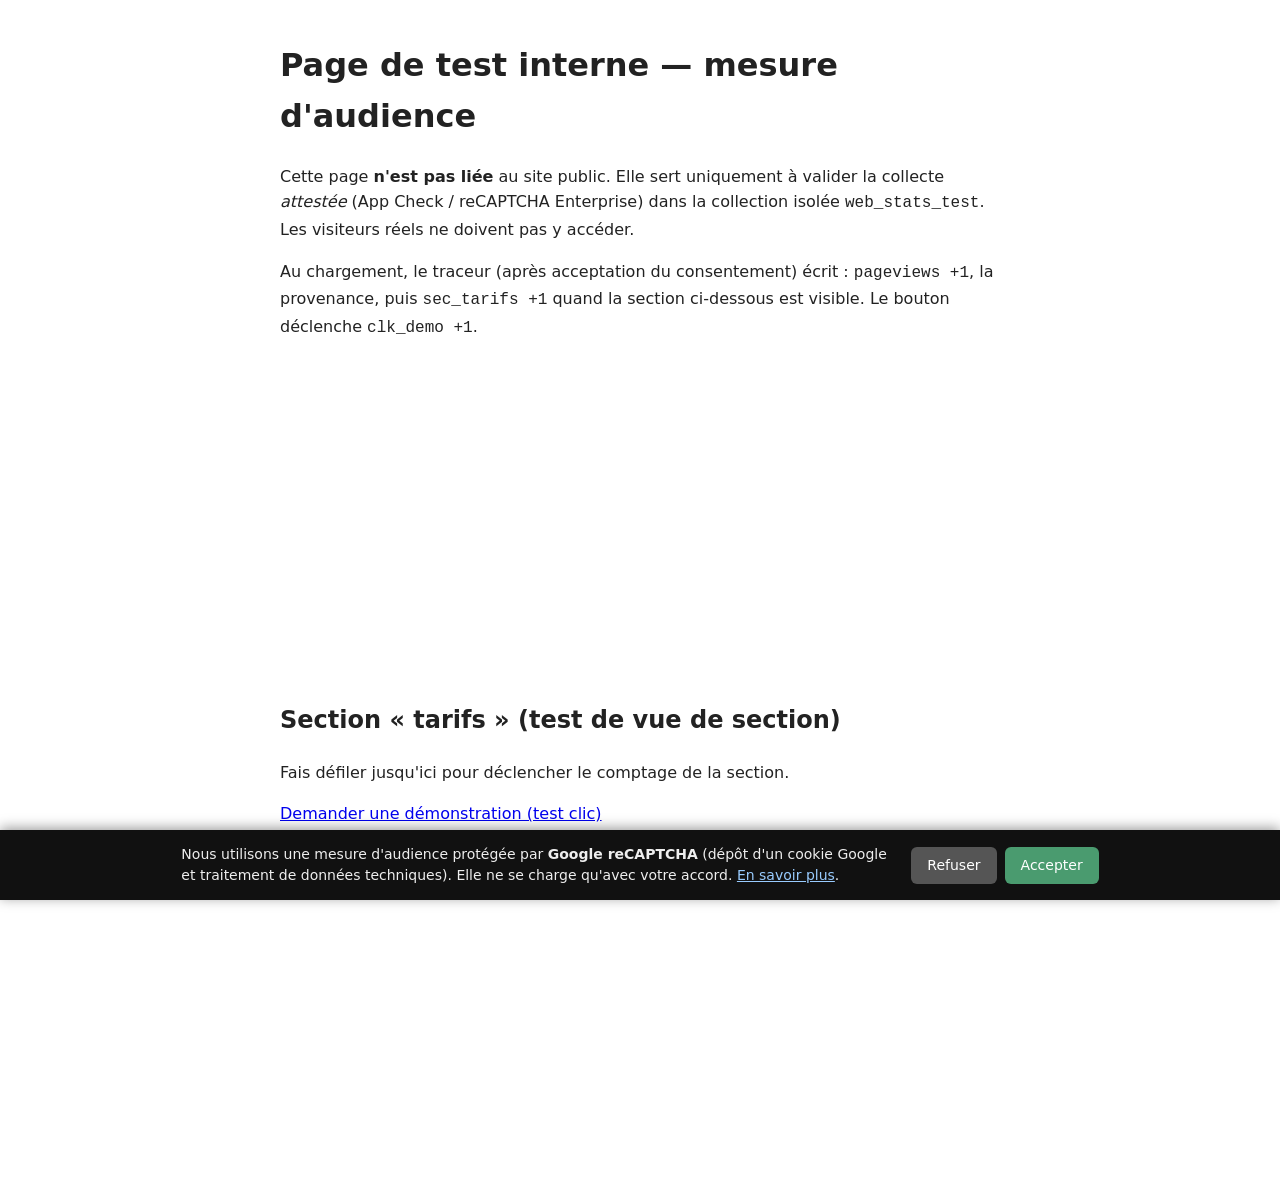
<file: stats-test.html>
<!doctype html>
<html lang="fr">
<head>
  <meta charset="utf-8">
  <meta name="viewport" content="width=device-width, initial-scale=1">
  <meta name="robots" content="noindex,nofollow">
  <title>MALARY — page de test interne (non publiée)</title>
  <!-- Force le mode TEST : toutes les écritures vont dans web_stats_test,
       jamais dans les statistiques publiques. Drapeau de page (non persistant). -->
  <script>window.__MS_FORCE_TEST__ = true;</script>
  <style>body{font:16px/1.6 system-ui,sans-serif;max-width:720px;margin:40px auto;padding:0 16px;color:#222}section{margin:40vh 0}</style>
</head>
<body>
  <h1>Page de test interne — mesure d'audience</h1>
  <p>Cette page <strong>n'est pas liée</strong> au site public. Elle sert uniquement à
  valider la collecte <em>attestée</em> (App Check / reCAPTCHA Enterprise) dans la
  collection isolée <code>web_stats_test</code>. Les visiteurs réels ne doivent pas y accéder.</p>

  <p>Au chargement, le traceur (après acceptation du consentement) écrit :
  <code>pageviews +1</code>, la provenance, puis <code>sec_tarifs +1</code> quand la
  section ci-dessous est visible. Le bouton déclenche <code>clk_demo +1</code>.</p>

  <section id="tarifs">
    <h2>Section « tarifs » (test de vue de section)</h2>
    <p>Fais défiler jusqu'ici pour déclencher le comptage de la section.</p>
    <p><a href="mailto:contact@malary.eu?subject=Demande%20de%20démonstration">Demander une démonstration (test clic)</a></p>
  </section>

  <script type="module" src="/assets/tracker.js"></script>
</body>
</html>
</file>
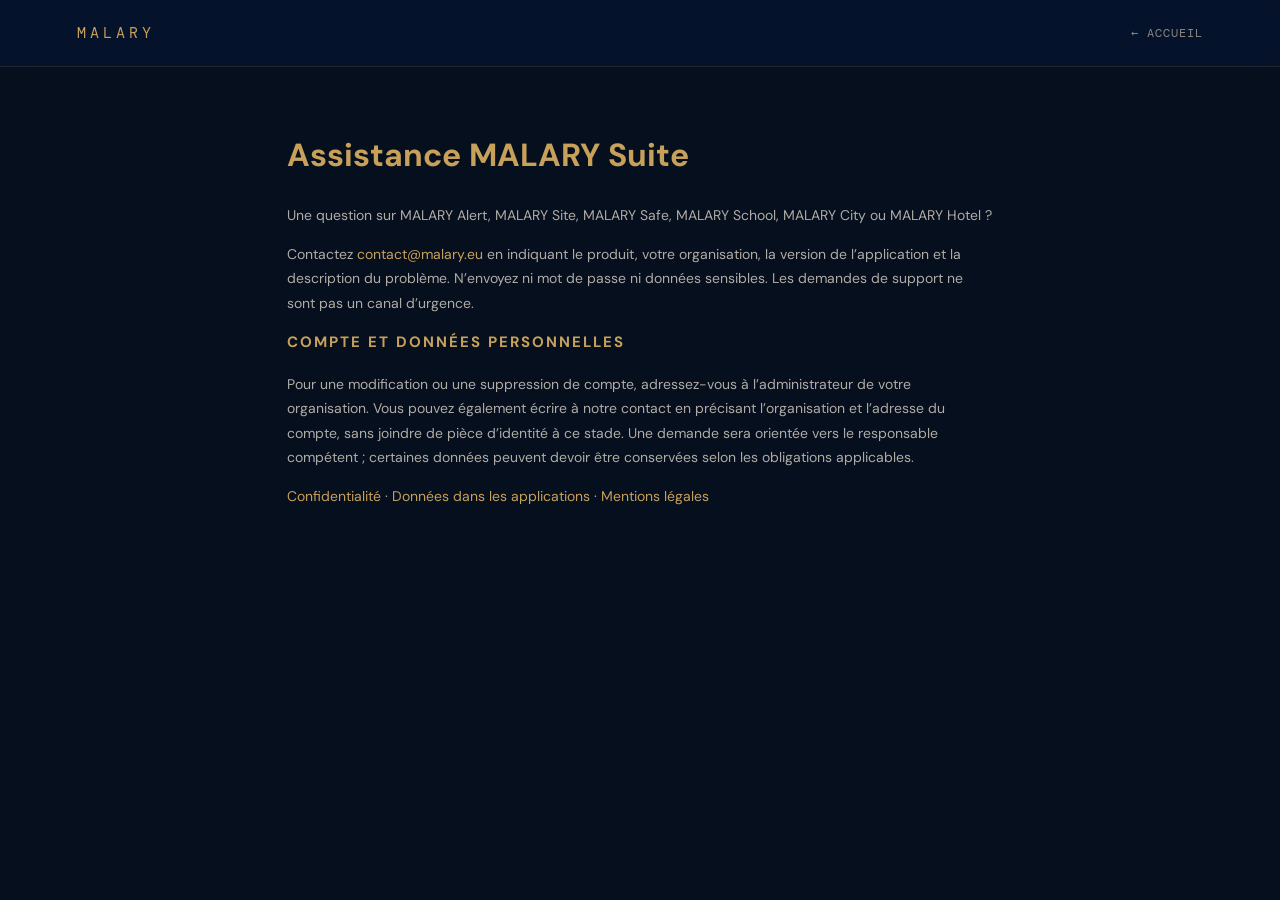
<file: support.html>
<!DOCTYPE html><html lang="fr"><head><meta charset="utf-8"><meta name="viewport" content="width=device-width,initial-scale=1"><title>Assistance — MALARY</title><meta name="robots" content="noindex"><link rel="icon" href="/favicon.ico" sizes="any"><link rel="icon" type="image/png" sizes="32x32" href="/favicon-32.png"><link rel="icon" type="image/png" sizes="16x16" href="/favicon-16.png"><link rel="apple-touch-icon" href="/apple-touch-icon.png"><link rel="stylesheet" href="assets/fonts/fonts.css"><style>
  :root{
    --noir-0:#050F1E;
    --noir-1:#081A35;
    --noir-2:#0C2140;
    --noir-3:#163256;
    --or:#C7A05A;
    --or-soft:rgba(199,160,90,0.18);
    --blanc:#F4F1EA;
    --gris:#8C8880;
    --gris-clair:#b0aca5;
    --sans:'DM Sans',-apple-system,BlinkMacSystemFont,sans-serif;
    --mono:'DM Mono',monospace;
  }
  *{margin:0;padding:0;box-sizing:border-box;}
  html{scroll-behavior:smooth;}
  body{
    background:var(--noir-0);
    color:var(--blanc);
    font-family:var(--sans);
    line-height:1.75;
    -webkit-font-smoothing:antialiased;
  }
  a{color:var(--or);text-decoration:none;}
  a:hover{text-decoration:underline;}

  /* Header */
  header{
    position:sticky;top:0;z-index:100;
    display:flex;align-items:center;justify-content:space-between;
    padding:20px 6vw;
    background:rgba(6,19,45,0.9);
    backdrop-filter:blur(14px);
    border-bottom:1px solid rgba(199,160,90,0.14);
  }
  .logo-word{
    font-family:var(--mono);
    font-size:15px;
    letter-spacing:4px;
    text-transform:uppercase;
    color:var(--or);
  }
  header a.back{
    font-family:var(--mono);
    font-size:12px;
    letter-spacing:1px;
    color:var(--gris);
    text-transform:uppercase;
    transition:color .2s;
  }
  header a.back:hover{color:var(--or);text-decoration:none;}

  /* Layout */
  .wrapper{
    max-width:860px;
    margin:0 auto;
    padding:60px 6vw 100px;
  }

  /* Nav tabs */
  .tabs{
    display:flex;
    flex-wrap:wrap;
    gap:8px;
    margin-bottom:56px;
    border-bottom:1px solid rgba(201,169,110,0.12);
    padding-bottom:24px;
  }
  .tab-btn{
    background:none;
    border:1px solid rgba(201,169,110,0.2);
    color:var(--gris);
    font-family:var(--mono);
    font-size:11px;
    letter-spacing:1.5px;
    text-transform:uppercase;
    padding:8px 18px;
    border-radius:2px;
    cursor:pointer;
    transition:all .2s;
  }
  .tab-btn:hover,.tab-btn.active{
    background:var(--or-soft);
    border-color:var(--or);
    color:var(--or);
  }

  /* Sections */
  .section{display:none;}
  .section.active{display:block;}

  /* Typographie doc */
  .doc-title{
    font-size:clamp(22px,3vw,32px);
    font-weight:700;
    color:var(--or);
    margin-bottom:8px;
    letter-spacing:-0.3px;
  }
  .doc-date{
    font-family:var(--mono);
    font-size:12px;
    color:var(--gris);
    margin-bottom:48px;
  }
  h2{
    font-size:15px;
    font-weight:700;
    letter-spacing:2px;
    text-transform:uppercase;
    color:var(--or);
    margin:48px 0 16px;
    padding-top:48px;
    border-top:1px solid rgba(201,169,110,0.1);
  }
  h2:first-of-type{margin-top:0;padding-top:0;border-top:none;}
  h3{
    font-size:14px;
    font-weight:600;
    letter-spacing:.5px;
    color:var(--blanc);
    margin:28px 0 10px;
  }
  p{
    font-size:14px;
    color:var(--gris-clair);
    margin-bottom:14px;
  }
  ul,ol{
    padding-left:22px;
    margin-bottom:14px;
  }
  li{
    font-size:14px;
    color:var(--gris-clair);
    margin-bottom:6px;
  }
  strong{color:var(--blanc);}
  .highlight{
    background:var(--or-soft);
    border-left:3px solid var(--or);
    padding:14px 18px;
    border-radius:0 4px 4px 0;
    margin:20px 0;
    font-size:13px;
    color:var(--gris-clair);
  }
  table{
    width:100%;
    border-collapse:collapse;
    margin:16px 0 24px;
    font-size:13px;
  }
  th{
    text-align:left;
    font-family:var(--mono);
    font-size:11px;
    letter-spacing:1px;
    text-transform:uppercase;
    color:var(--or);
    padding:10px 12px;
    border-bottom:1px solid rgba(201,169,110,0.2);
  }
  td{
    padding:10px 12px;
    color:var(--gris-clair);
    border-bottom:1px solid rgba(244,241,234,0.05);
    vertical-align:top;
  }

  /* Footer */
  footer{
    padding:40px 6vw;
    display:flex;align-items:center;justify-content:space-between;
    border-top:1px solid rgba(244,241,234,0.08);
    flex-wrap:wrap;gap:16px;
  }
  footer .meta{
    font-family:var(--mono);
    font-size:12px;
    color:var(--gris);
    letter-spacing:.5px;
  }

.section{display:block;margin-top:56px;scroll-margin-top:110px;} .tabs{position:static;} .tab-btn{display:inline-block;text-decoration:none;} h1{font-size:32px;color:var(--or);margin-bottom:20px;} .draft{padding:18px;border:1px solid var(--or);margin-bottom:24px;} :focus-visible{outline:2px solid var(--or);outline-offset:4px;} table{display:block;overflow-x:auto;} @media(max-width:600px){header{padding:16px 5vw}.wrapper{padding:30px 5vw 70px}.tab-btn{padding:8px 10px}h1{font-size:26px}}</style></head><body><header><a class="logo-word" href="index.html">MALARY</a><a href="index.html" class="back">← Accueil</a></header><main class="wrapper"><h1>Assistance MALARY Suite</h1><p>Une question sur MALARY Alert, MALARY Site, MALARY Safe, MALARY School, MALARY City ou MALARY Hotel ?</p><p>Contactez <a href="mailto:contact@malary.eu?subject=Assistance%20MALARY%20Suite">contact@malary.eu</a> en indiquant le produit, votre organisation, la version de l’application et la description du problème. N’envoyez ni mot de passe ni données sensibles. Les demandes de support ne sont pas un canal d’urgence.</p><h2>Compte et données personnelles</h2><p>Pour une modification ou une suppression de compte, adressez-vous à l’administrateur de votre organisation. Vous pouvez également écrire à notre contact en précisant l’organisation et l’adresse du compte, sans joindre de pièce d’identité à ce stade. Une demande sera orientée vers le responsable compétent ; certaines données peuvent devoir être conservées selon les obligations applicables.</p><p><a href="legal.html#rgpd">Confidentialité</a> · <a href="legal.html#applications">Données dans les applications</a> · <a href="legal.html#ml">Mentions légales</a></p></main></body></html>
</file>
<file: assets/fonts/fonts.css>
@font-face {
  font-family: 'DM Mono';
  font-style: normal;
  font-weight: 400;
  font-display: swap;
  src: url(font-0.ttf) format('truetype');
}
@font-face {
  font-family: 'DM Mono';
  font-style: normal;
  font-weight: 500;
  font-display: swap;
  src: url(font-1.ttf) format('truetype');
}
@font-face {
  font-family: 'DM Sans';
  font-style: normal;
  font-weight: 400;
  font-display: swap;
  src: url(font-2.ttf) format('truetype');
}
@font-face {
  font-family: 'DM Sans';
  font-style: normal;
  font-weight: 500;
  font-display: swap;
  src: url(font-3.ttf) format('truetype');
}
@font-face {
  font-family: 'DM Sans';
  font-style: normal;
  font-weight: 700;
  font-display: swap;
  src: url(font-4.ttf) format('truetype');
}
@font-face {
  font-family: 'Syne';
  font-style: normal;
  font-weight: 600;
  font-display: swap;
  src: url(font-5.ttf) format('truetype');
}
@font-face {
  font-family: 'Syne';
  font-style: normal;
  font-weight: 700;
  font-display: swap;
  src: url(font-6.ttf) format('truetype');
}
</file>
